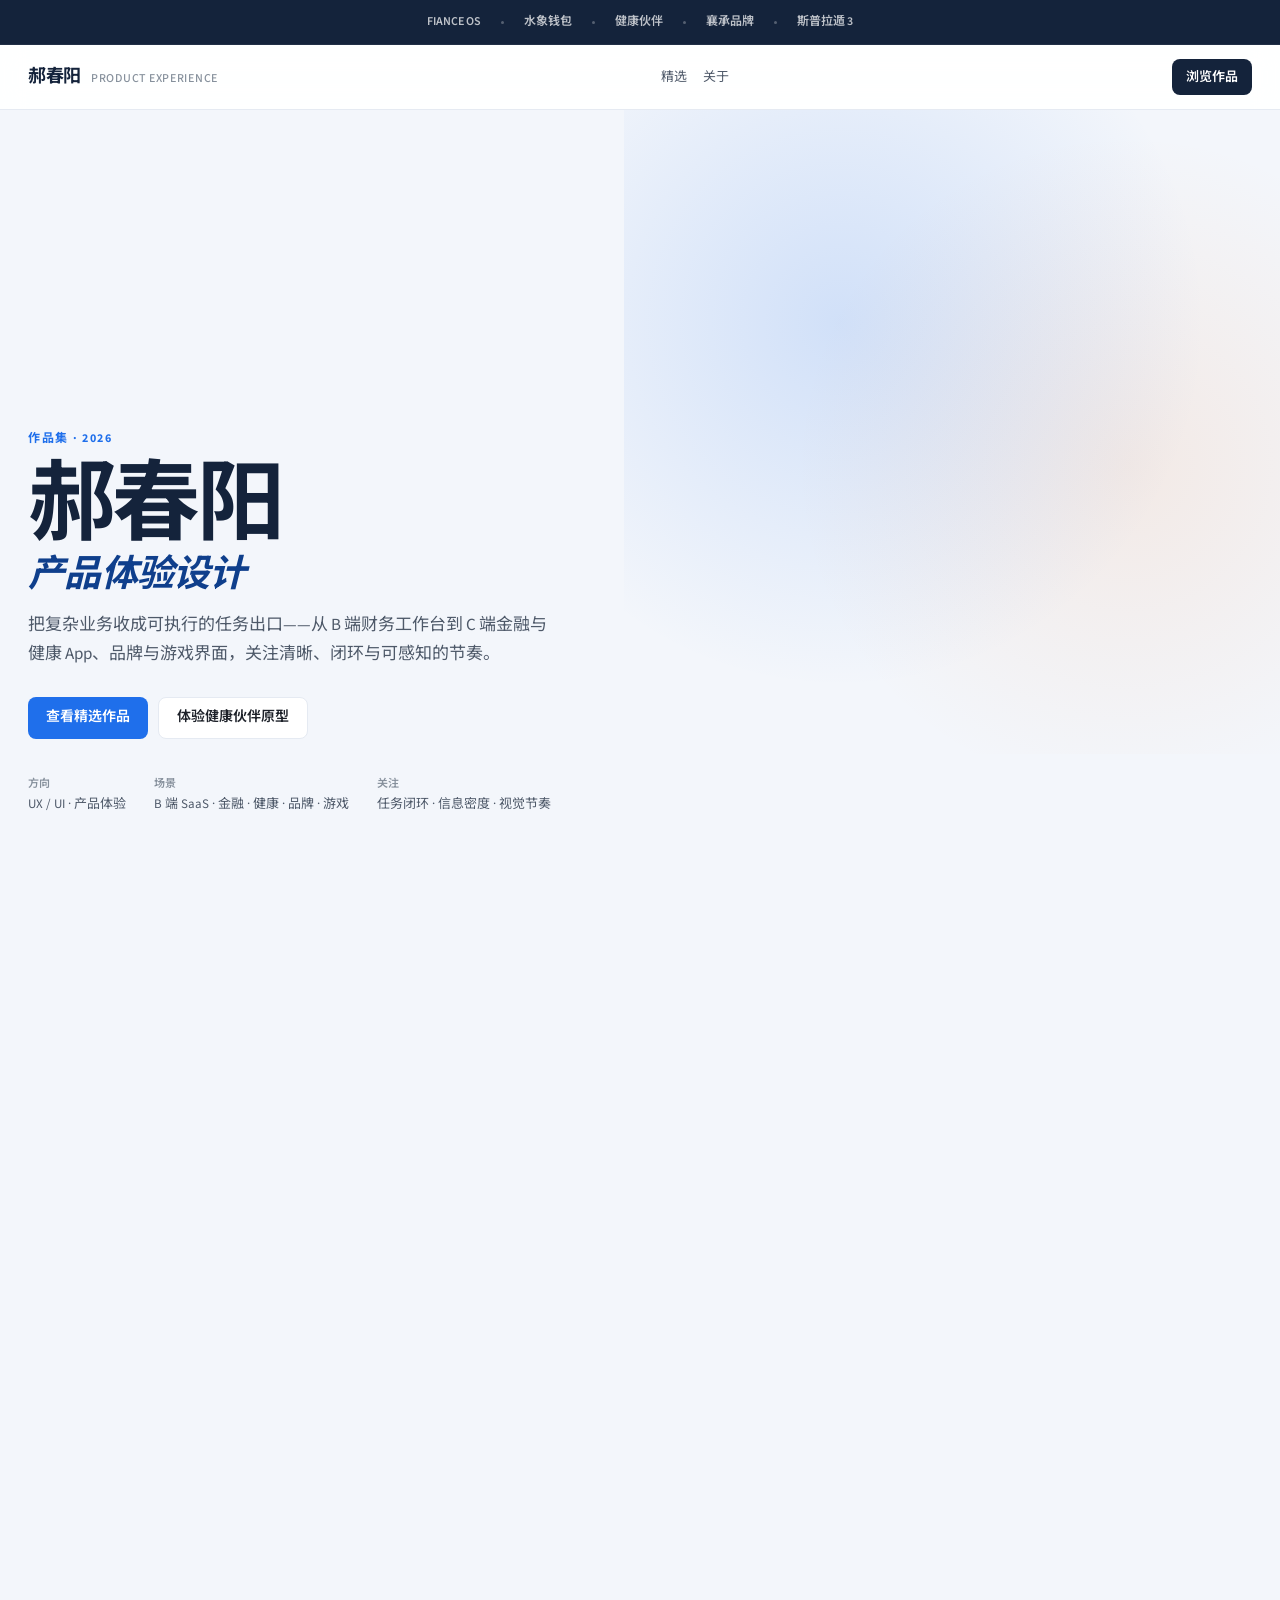
<file: index.html>
﻿<!DOCTYPE html>
<html lang="zh-CN">
<head>
  <meta charset="UTF-8" />
  <meta name="viewport" content="width=device-width, initial-scale=1" />
  <title>郝春阳 · 产品体验设计作品集</title>
  <meta name="description" content="郝春阳作品集：FIANCE OS 财务工作台、水象钱包金融 App、健康伙伴、襄承品牌设计、斯普拉遁 3 界面设计。" />
  <link rel="preconnect" href="https://fonts.googleapis.com" />
  <link rel="preconnect" href="https://fonts.gstatic.com" crossorigin />
  <link href="https://fonts.googleapis.com/css2?family=Source+Sans+3:ital,wght@0,400;0,500;0,600;0,700;1,600;1,700&family=Noto+Sans+SC:wght@400;500;600;700&display=swap" rel="stylesheet" />
  <link rel="stylesheet" href="assets/portfolio.css?v=20261105a" />
  <link rel="preload" as="image" href="assets/thumbs/fiance-cover.jpg?v=20261105a" />
</head>
<body>
  <div class="pf-top"><div class="pf-jump" aria-label="作品直达">
    <a href="fiance-os.html">FIANCE OS</a><span class="dot" aria-hidden="true"></span>
    <a href="finance-app.html">水象钱包</a><span class="dot" aria-hidden="true"></span>
    <a href="health-app.html">健康伙伴</a><span class="dot" aria-hidden="true"></span>
    <a href="xiangcheng.html">襄承品牌</a><span class="dot" aria-hidden="true"></span>
    <a href="splatoon3.html">斯普拉遁 3</a>
  </div>

  <header class="pf-nav">
    <a class="pf-brand" href="index.html">
      <b>郝春阳</b>
      <span>PRODUCT EXPERIENCE</span>
    </a>
    <nav>
      <a href="#works">精选</a>
      <a href="#about">关于</a>
    </nav>
    <a class="pf-cta" href="#works">浏览作品</a>
  </header></div>

  <main>
    <section class="pf-hero" id="top">
      <div class="pf-hero-inner">
        <p class="kicker reveal">作品集 · 2026</p>
        <h1 class="reveal reveal-delay-1">郝春阳<em>产品体验设计</em></h1>
        <p class="pf-hero-lead reveal reveal-delay-2">把复杂业务收成可执行的任务出口——从 B 端财务工作台到 C 端金融与健康 App、品牌与游戏界面，关注清晰、闭环与可感知的节奏。</p>
        <div class="pf-hero-actions reveal reveal-delay-3">
          <a class="btn primary" href="#works">查看精选作品</a>
          <a class="btn ghost" href="health-app.html">体验健康伙伴原型</a>
        </div>
        <ul class="pf-hero-meta reveal reveal-delay-3">
          <li><b>方向</b>UX / UI · 产品体验</li>
          <li><b>场景</b>B 端 SaaS · 金融 · 健康 · 品牌 · 游戏</li>
          <li><b>关注</b>任务闭环 · 信息密度 · 视觉节奏</li>
        </ul>
      </div>
    </section>

    <section class="pf-section" id="works">
      <div class="pf-head reveal">
        <p class="eyebrow">精选</p>
        <h2>精选作品</h2>
        <p>五条路径，同一套设计判断：先看清人要做什么，再决定信息如何排、交互如何接。各作品页以项目主色为主调。</p>
      </div>

      <div class="work-grid">
        <a class="work-item featured reveal" data-tone="b" href="fiance-os.html">
          <span class="thumb" style="background-image:url('assets/thumbs/fiance-cover.jpg?v=20261105a')"></span>
          <span class="veil"></span>
          <span class="body">
            <span class="tag">B 端 · 主色蓝</span>
            <h3>FIANCE OS</h3>
            <p>企业财务工作台：待办聚合、风险闭环、月结推进与报销审核的 Web 可交互演示。</p>
            <span class="go">进入案例 <i>→</i></span>
          </span>
        </a>

        <div class="work-stack">
          <a class="work-item compact reveal reveal-delay-1" data-tone="finance" href="finance-app.html">
            <span class="thumb" style="background-image:url('assets/thumbs/finance-cover.jpg?v=20261105a')"></span>
            <span class="veil"></span>
            <span class="body">
              <span class="tag">金融 App · 主色橙</span>
              <h3>水象钱包</h3>
              <p>Figma 原型演示：额度 → 激活 → 借款 → 绑卡 → 放款。</p>
              <span class="go">打开原型 <i>→</i></span>
            </span>
          </a>
          <a class="work-item compact reveal reveal-delay-2" data-tone="health" href="health-app.html">
            <span class="thumb" style="background-image:url('assets/thumbs/health-cover.jpg?v=20261105a')"></span>
            <span class="veil"></span>
            <span class="body">
              <span class="tag">健康 App · 主色绿</span>
              <h3>健康伙伴</h3>
              <p>Figma 原型演示：三日探索 → 录入 → 语音 → 画像 → 提醒。</p>
              <span class="go">打开原型 <i>→</i></span>
            </span>
          </a>
          <a class="work-item compact reveal reveal-delay-3" data-tone="brand" href="xiangcheng.html">
            <span class="thumb" style="background-image:url('assets/thumbs/xiangcheng-cover.jpg?v=20261105a')"></span>
            <span class="veil"></span>
            <span class="body">
              <span class="tag">品牌 · 主色酒红</span>
              <h3>襄承品牌设计</h3>
              <p>品牌识别、应用延展与作品集叙事页。</p>
              <span class="go">查看详情 <i>→</i></span>
            </span>
          </a>
          <a class="work-item compact reveal reveal-delay-3" data-tone="game" href="splatoon3.html">
            <span class="thumb" style="background-image:url('assets/thumbs/splatoon-cover.jpg?v=20261105a')"></span>
            <span class="veil"></span>
            <span class="body">
              <span class="tag">游戏 UI · 主色紫</span>
              <h3>斯普拉遁 3 界面设计</h3>
              <p>对战信息架构与界面提案：节奏感与可读性并重。</p>
              <span class="go">查看详情 <i>→</i></span>
            </span>
          </a>
        </div>
      </div>
    </section>

    <section class="pf-section alt" id="about">
      <div class="pf-head reveal">
        <p class="eyebrow">方式</p>
        <h2>关于设计方式</h2>
      </div>
      <div class="about-strip">
        <div class="reveal">
          <h3>先问「现在能不能做完这件事」</h3>
          <p>无论是财务专员的日结闭环，还是借款用户的额度路径，我更关心任务是否可发现、优先级是否可判断、结果是否可回看。视觉服务于节奏：把注意力留给真正要决策的信息。</p>
        </div>
        <ul class="about-points">
          <li class="reveal reveal-delay-1"><b>结构清晰</b>模块、状态、操作分层，减少来回找页面。</li>
          <li class="reveal reveal-delay-2"><b>路径可走通</b>从发现到处置形成闭环，而不是停留在单屏好看。</li>
          <li class="reveal reveal-delay-3"><b>风格可迁移</b>同一套版式语言，用各作品主色区分气质。</li>
        </ul>
      </div>
    </section>
  </main>

  <footer class="pf-foot">
    <div>
      <b>郝春阳</b>
      <p style="margin-top:6px">产品体验设计作品集 · 2026</p>
    </div>
    <p><a href="fiance-os.html">FIANCE OS</a> · <a href="finance-app.html">水象钱包</a> · <a href="health-app.html">健康伙伴</a> · <a href="xiangcheng.html">襄承</a> · <a href="splatoon3.html">斯普拉遁 3</a></p>
  </footer>

  <script src="assets/portfolio.js?v=20261105a" defer></script>
</body>
</html>
</file>
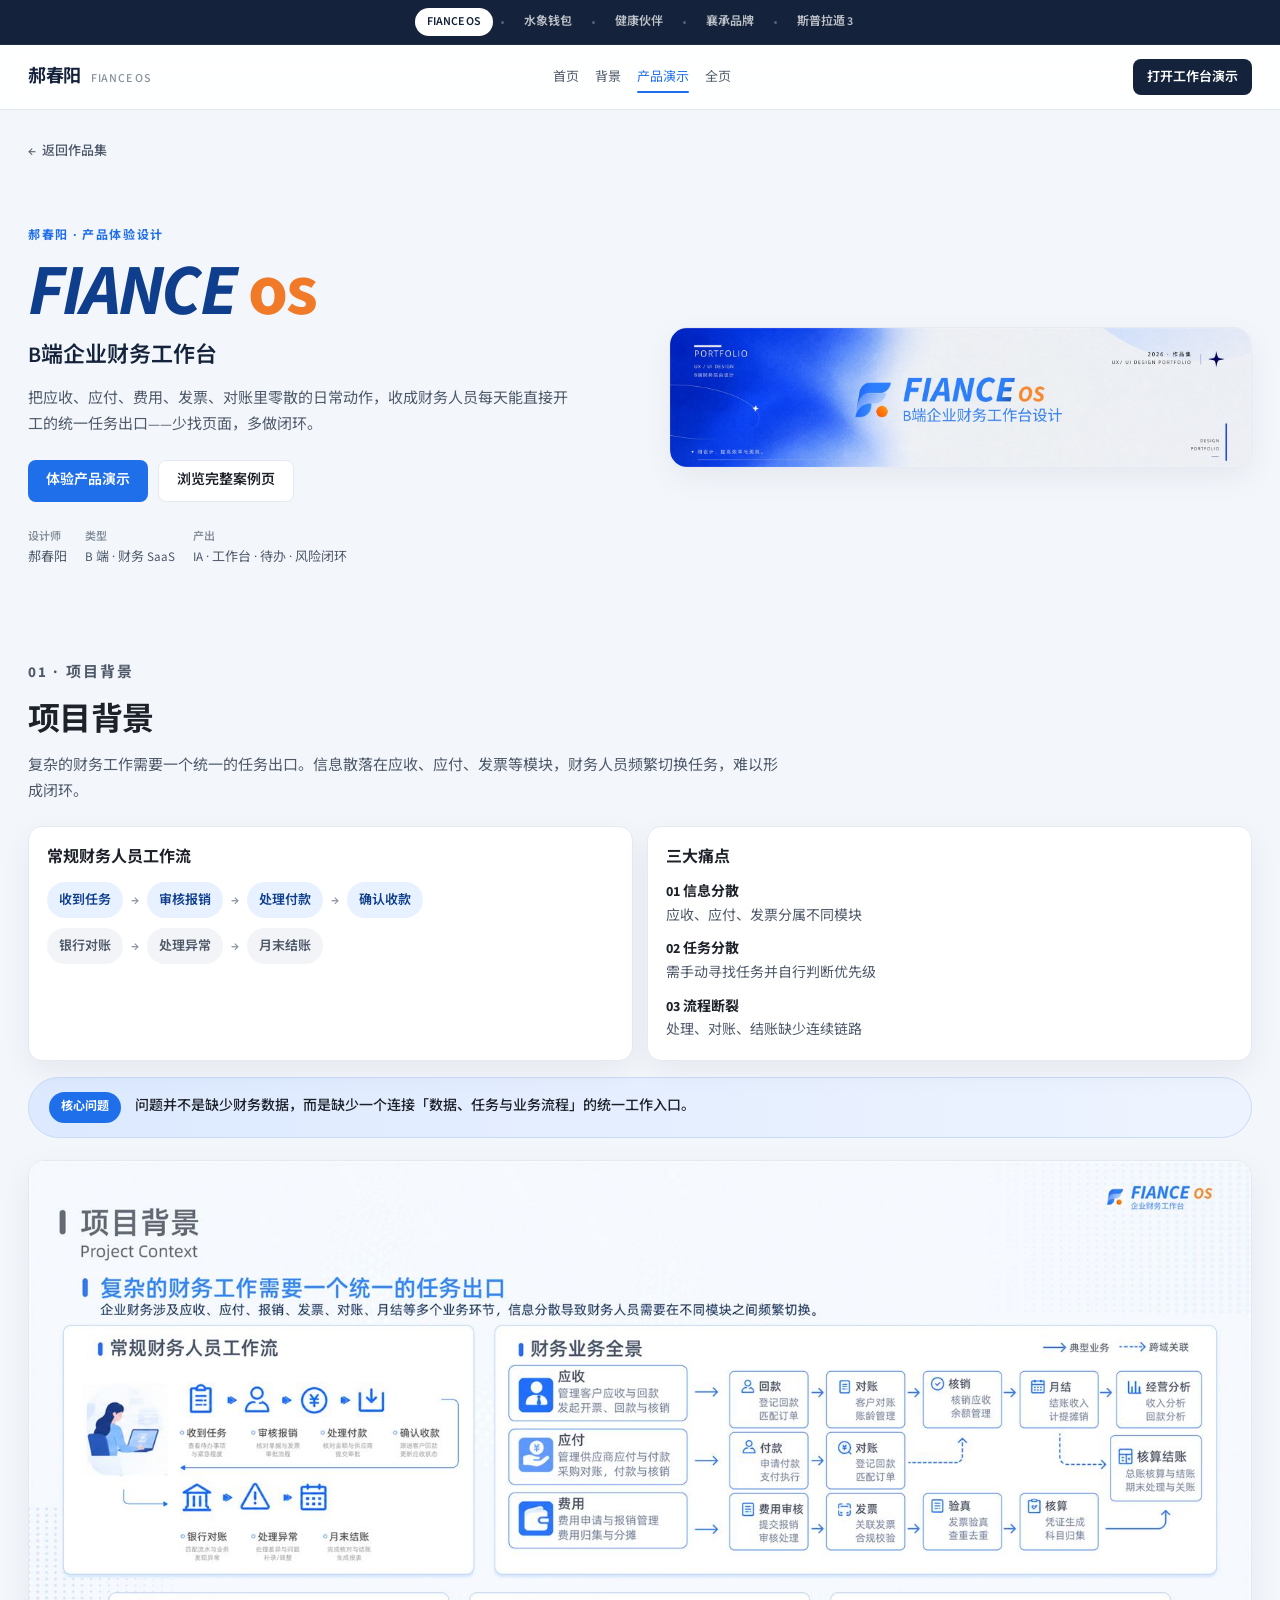
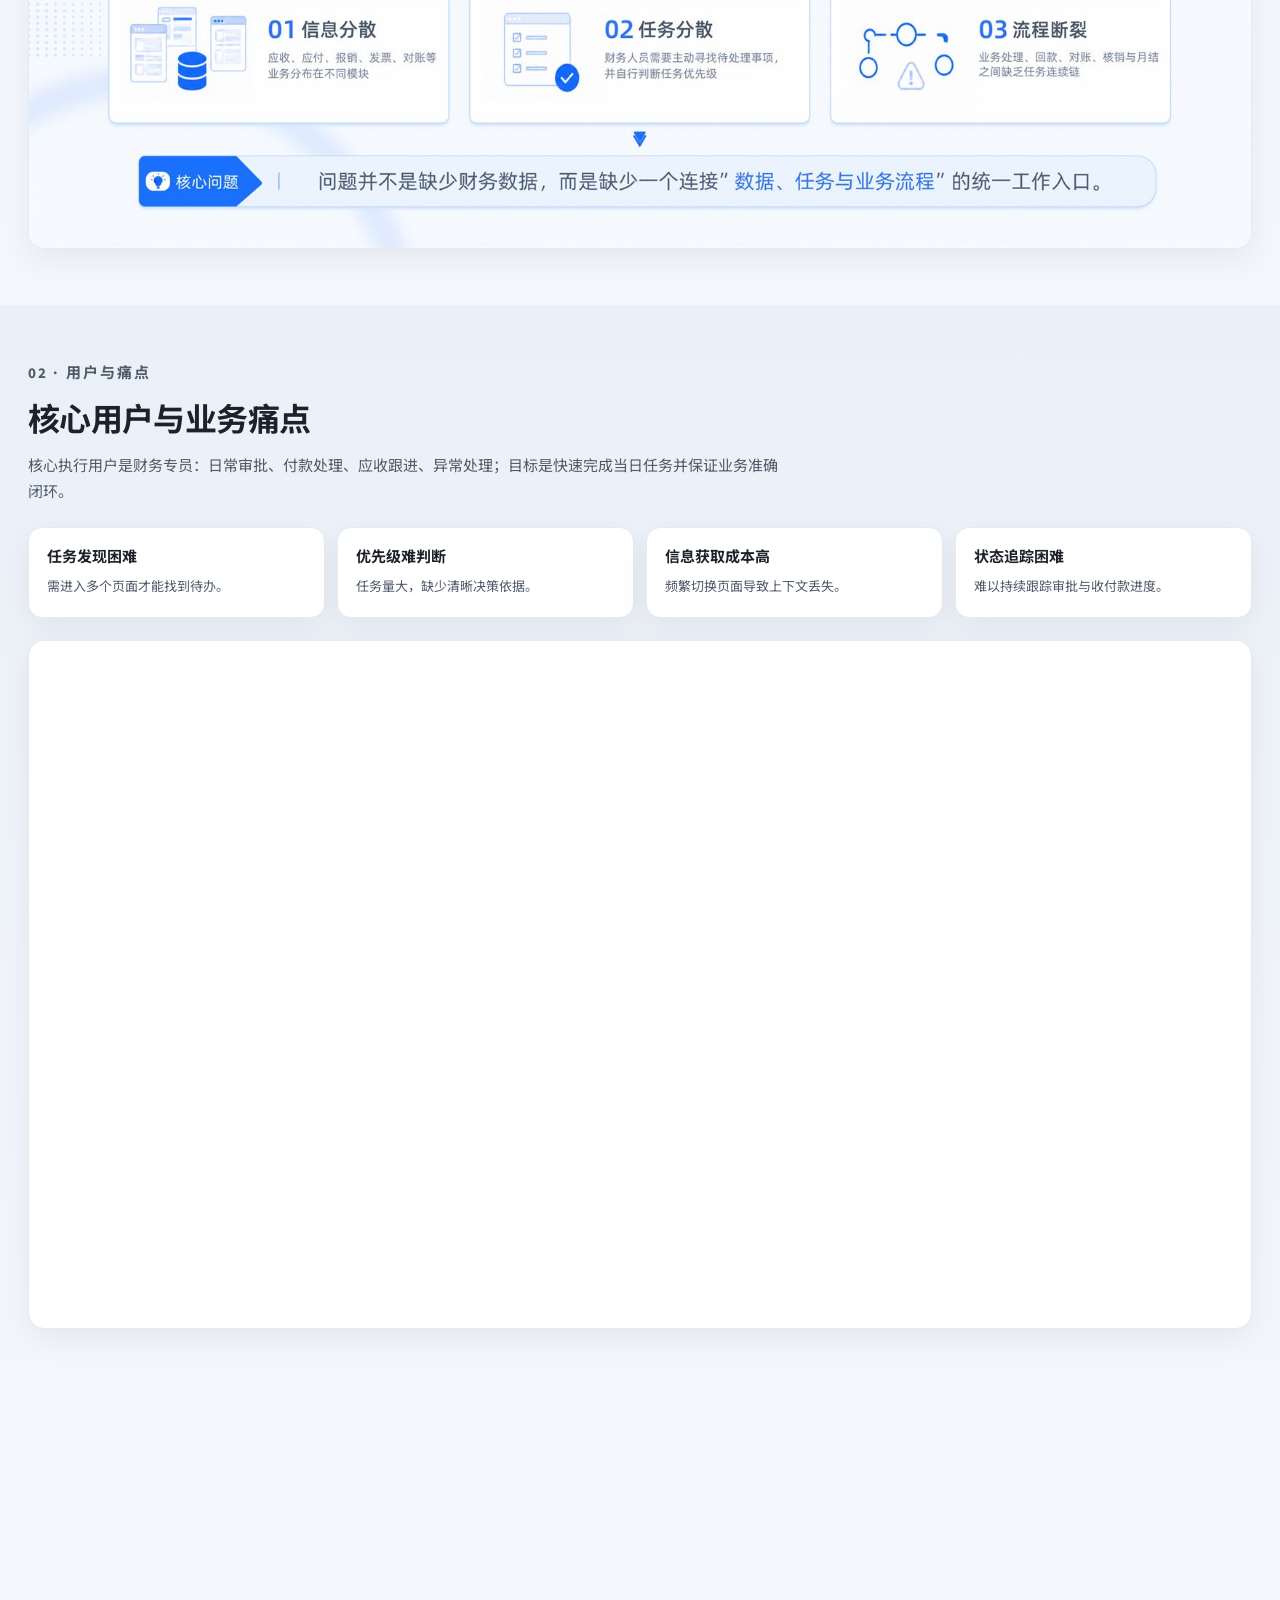
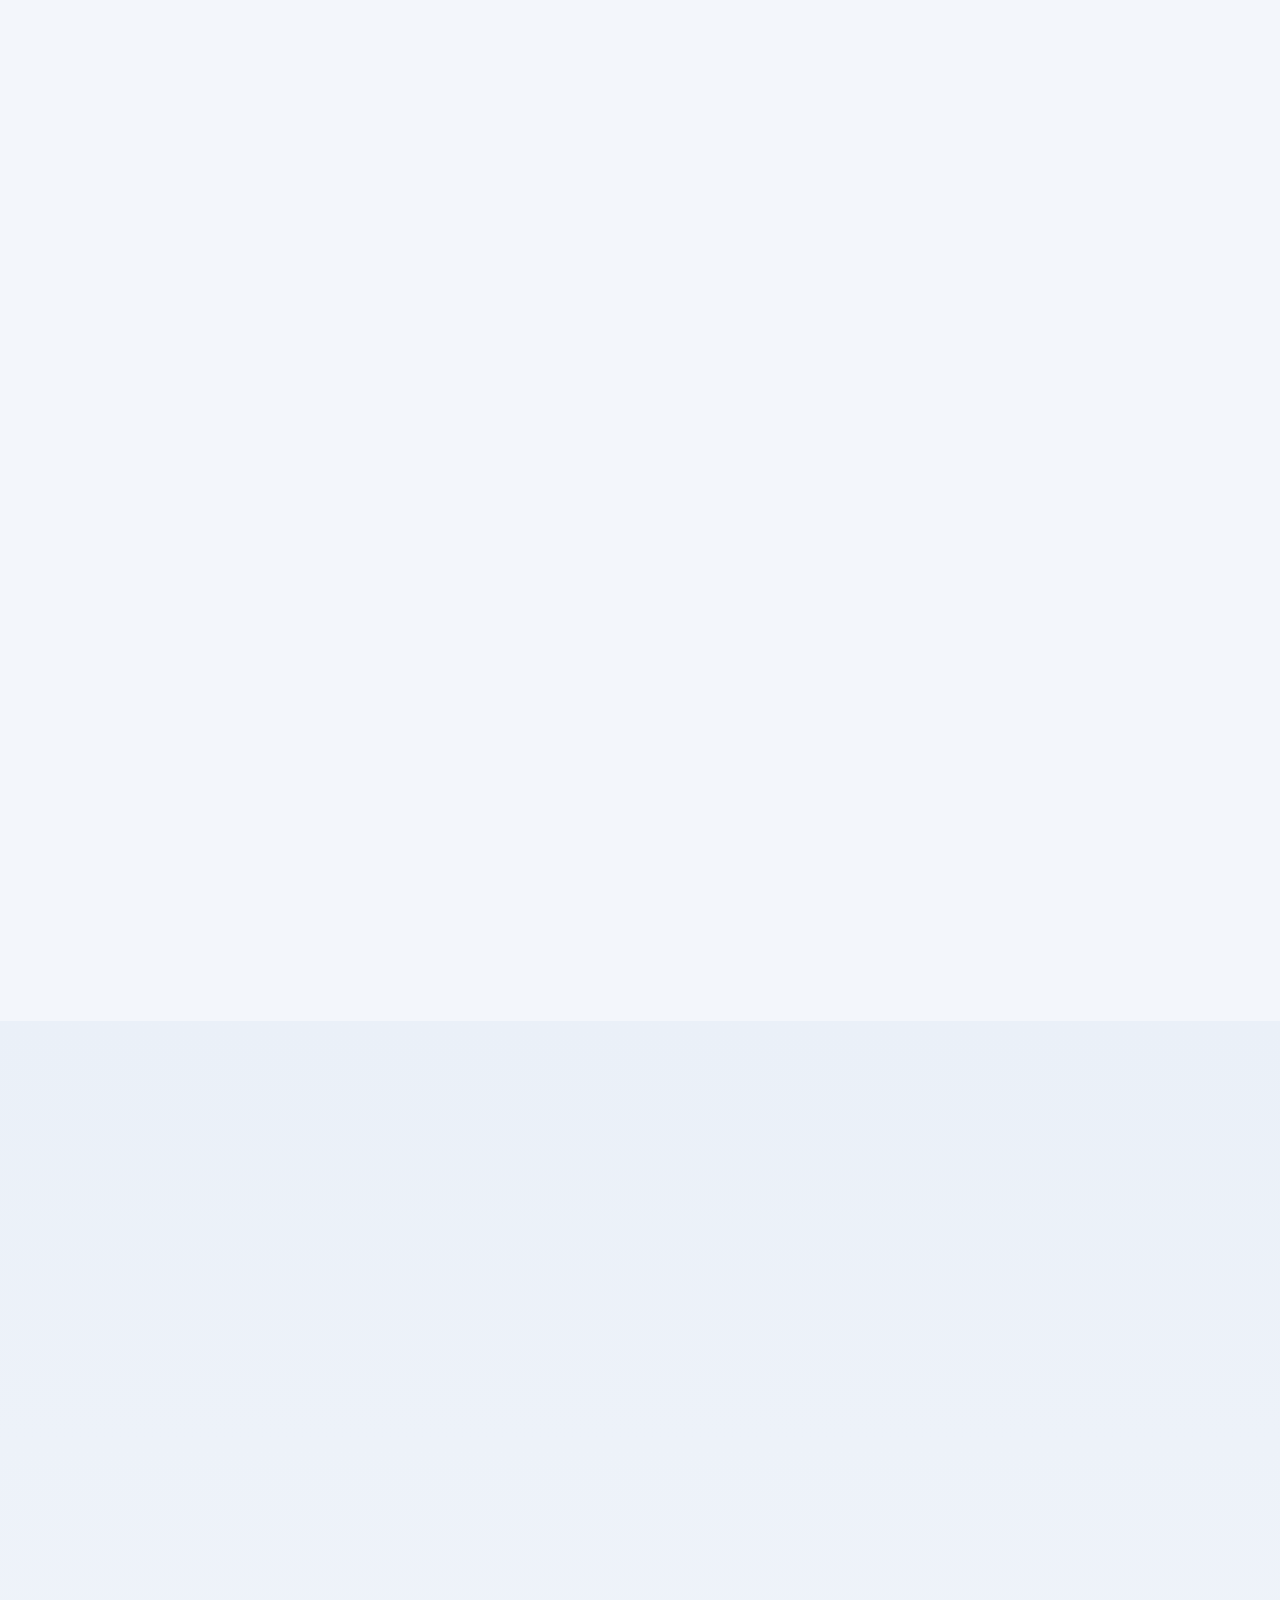
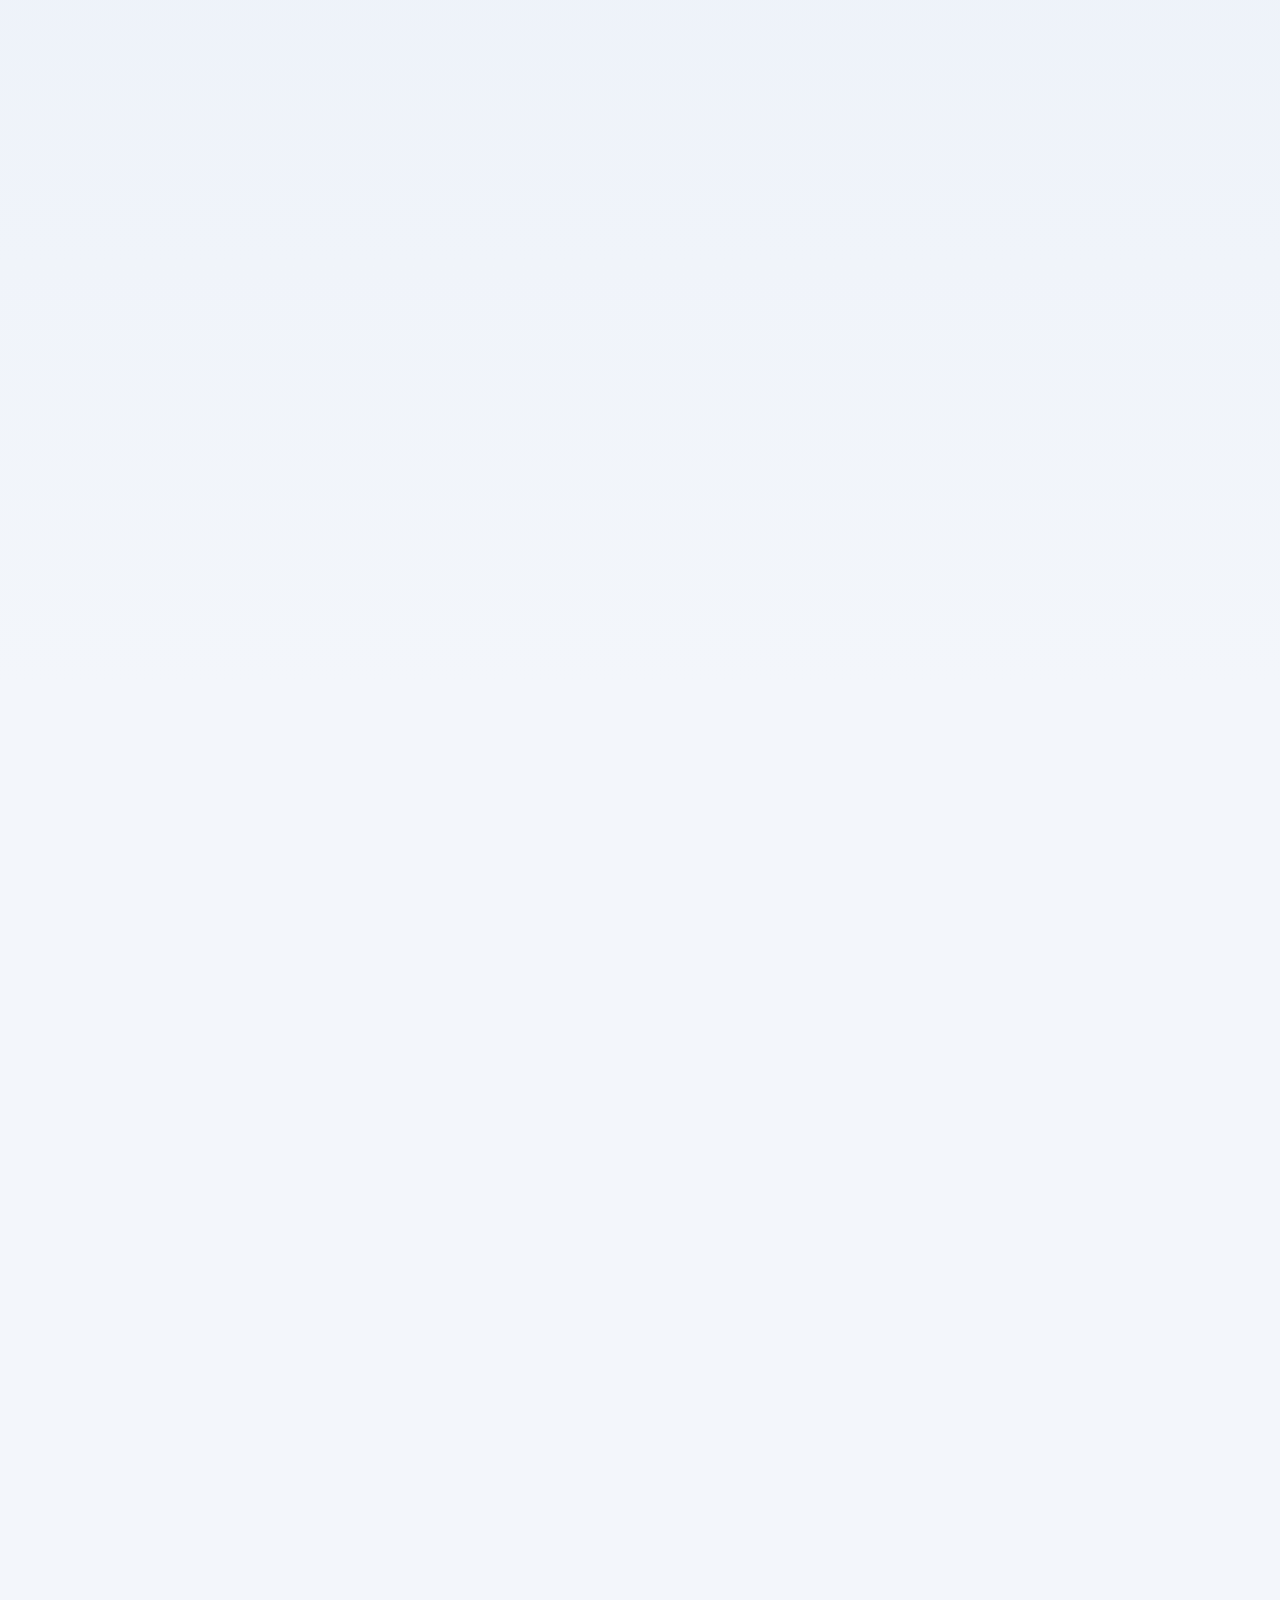
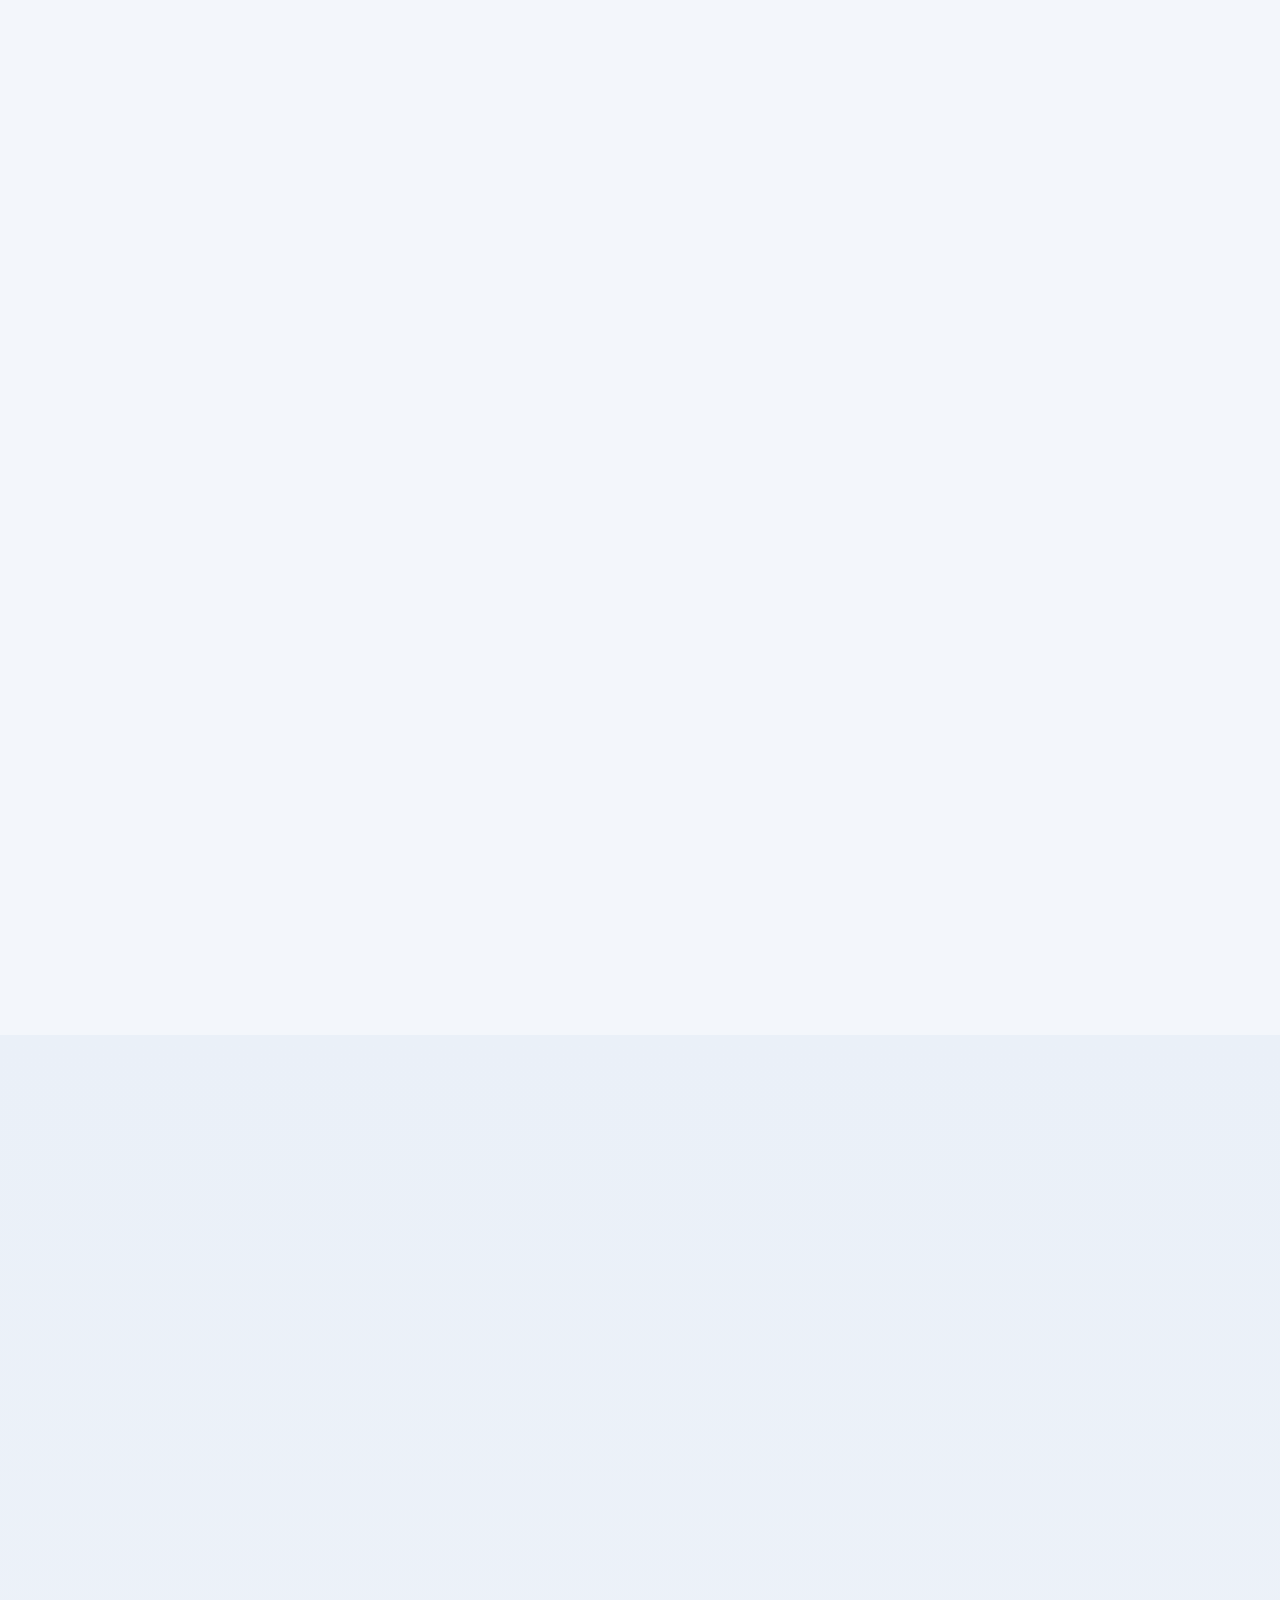
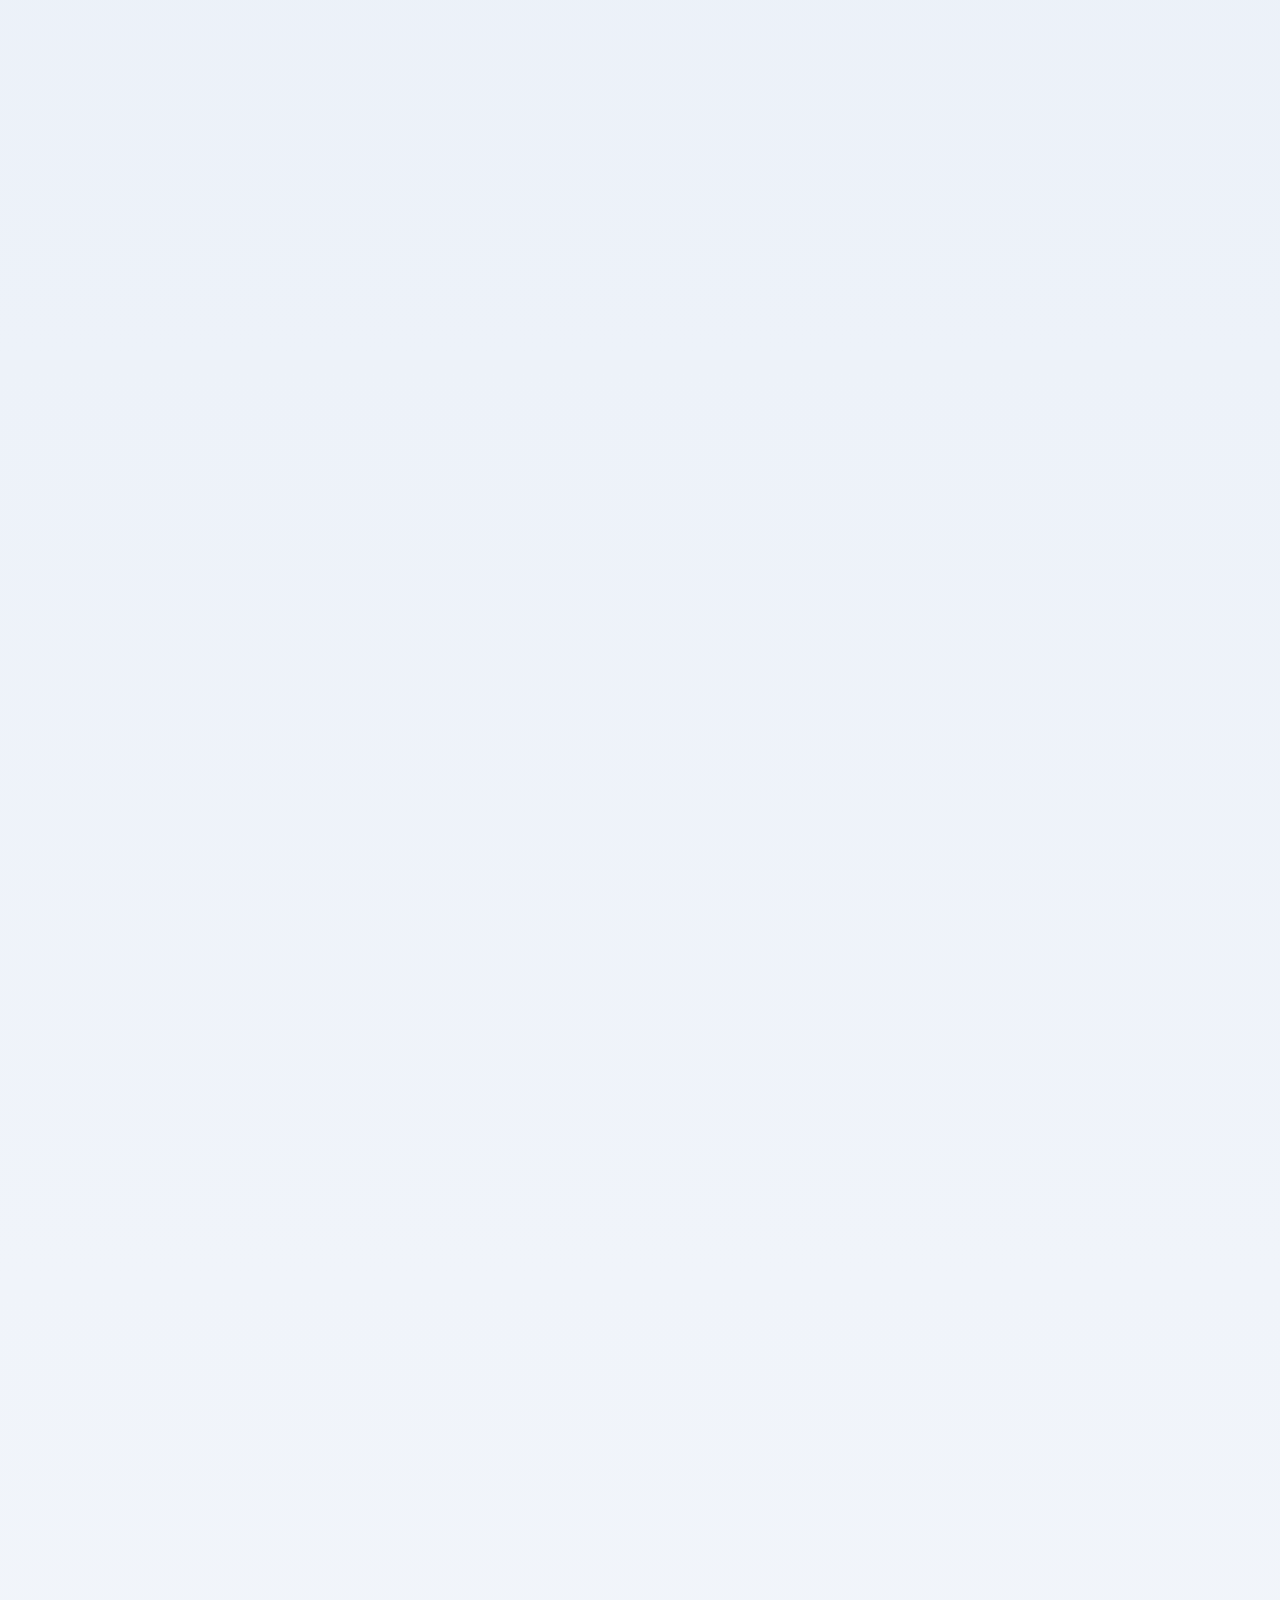
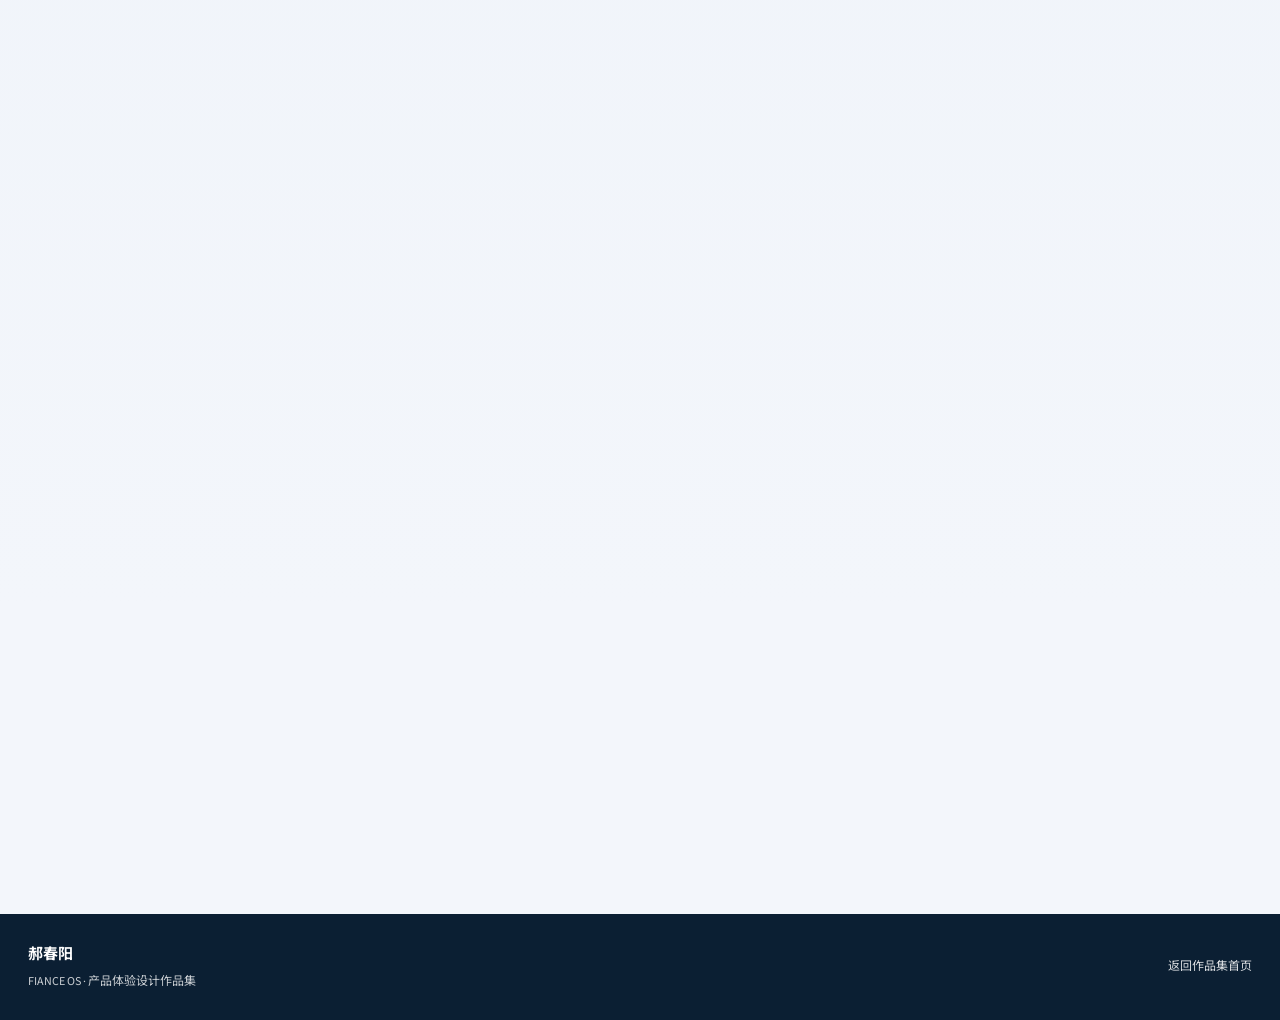
<file: fiance-os.html>
<!DOCTYPE html>
<html lang="zh-CN">
<head>
  <meta charset="UTF-8" />
  <meta name="viewport" content="width=device-width, initial-scale=1" />
  <title>FIANCE OS · B端企业财务工作台 | 郝春阳作品集</title>
  <link rel="preconnect" href="https://fonts.googleapis.com" />
  <link rel="preconnect" href="https://fonts.gstatic.com" crossorigin />
  <link href="https://fonts.googleapis.com/css2?family=Source+Sans+3:ital,wght@0,400;0,500;0,600;0,700;1,600;1,700&family=Noto+Sans+SC:wght@400;500;600;700&display=swap" rel="stylesheet" />
  <link rel="stylesheet" href="assets/workbench.css?v=20261105a" />
  <link rel="stylesheet" href="assets/portfolio.css?v=20261105a" />
</head>
<body class="tone-b">
  <div class="pf-top"><div class="pf-jump" aria-label="作品直达">
    <a class="on" href="fiance-os.html">FIANCE OS</a><span class="dot" aria-hidden="true"></span>
    <a href="finance-app.html">水象钱包</a><span class="dot" aria-hidden="true"></span>
    <a href="health-app.html">健康伙伴</a><span class="dot" aria-hidden="true"></span>
    <a href="xiangcheng.html">襄承品牌</a><span class="dot" aria-hidden="true"></span>
    <a href="splatoon3.html">斯普拉遁 3</a>
  </div>

  <header class="pf-nav">
    <a class="pf-brand" href="index.html">
      <b>郝春阳</b>
      <span>FIANCE OS</span>
    </a>
    <nav>
      <a href="index.html">首页</a>
      <a href="#background">背景</a>
      <a href="#demo" class="on">产品演示</a>
      <a href="#pages">全页</a>
    </nav>
    <a class="pf-cta" href="#demo">打开工作台演示</a>
  </header></div>

  <main>
    <div class="case-top" style="padding-bottom:0">
      <a class="case-back" href="index.html#works"><i>←</i> 返回作品集</a>
    </div>
    <!-- Hero -->
    <section class="hero" id="hero">
      <div class="hero-copy">
        <p class="kicker">郝春阳 · 产品体验设计</p>
        <h1><span class="brand-italic">FIANCE</span> <span class="os">os</span></h1>
        <p class="hero-sub">B端企业财务工作台</p>
        <p class="hero-lead">把应收、应付、费用、发票、对账里零散的日常动作，收成财务人员每天能直接开工的统一任务出口——少找页面，多做闭环。</p>
        <div class="hero-actions">
          <a class="btn primary" href="#demo">体验产品演示</a>
          <a class="btn ghost" href="#pages">浏览完整案例页</a>
        </div>
        <ul class="hero-meta">
          <li><b>设计师</b>郝春阳</li>
          <li><b>类型</b>B 端 · 财务 SaaS</li>
          <li><b>产出</b>IA · 工作台 · 待办 · 风险闭环</li>
        </ul>
      </div>
      <figure class="hero-visual">
        <img src="assets/case/p01-cover.jpg?v=20261105a" decoding="async" fetchpriority="high" alt="FIANCE OS · 作品集扉页" />
      </figure>
    </section>

    <!-- 项目背景 -->
    <section class="section" id="background">
      <div class="section-head">
        <div>
          <p class="eyebrow">01 · 项目背景</p>
          <h2>项目背景</h2>
          <p>复杂的财务工作需要一个统一的任务出口。信息散落在应收、应付、发票等模块，财务人员频繁切换任务，难以形成闭环。</p>
        </div>
      </div>

      <div class="grid-2">
        <article class="card">
          <h3>常规财务人员工作流</h3>
          <div class="flow-row">
            <span>收到任务</span><i>→</i><span>审核报销</span><i>→</i><span>处理付款</span><i>→</i><span>确认收款</span>
          </div>
          <div class="flow-row muted">
            <span>银行对账</span><i>→</i><span>处理异常</span><i>→</i><span>月末结账</span>
          </div>
        </article>
        <article class="card">
          <h3>三大痛点</h3>
          <ol class="pain-list">
            <li><b>01 信息分散</b>应收、应付、发票分属不同模块</li>
            <li><b>02 任务分散</b>需手动寻找任务并自行判断优先级</li>
            <li><b>03 流程断裂</b>处理、对账、结账缺少连续链路</li>
          </ol>
        </article>
      </div>

      <div class="core-banner">
        <span>核心问题</span>
        <p>问题并不是缺少财务数据，而是缺少一个连接「数据、任务与业务流程」的统一工作入口。</p>
      </div>

      <figure class="page-shot">
        <img src="assets/case/p02-background.jpg?v=20261105a" alt="项目背景完整设计页" loading="lazy" decoding="async" />
      </figure>
    </section>

    <!-- 用户与痛点 -->
    <section class="section alt" id="users">
      <div class="section-head">
        <div>
          <p class="eyebrow">02 · 用户与痛点</p>
          <h2>核心用户与业务痛点</h2>
          <p>核心执行用户是财务专员：日常审批、付款处理、应收跟进、异常处理；目标是快速完成当日任务并保证业务准确闭环。</p>
        </div>
      </div>

      <div class="grid-4">
        <article class="card mini">
          <h3>任务发现困难</h3>
          <p>需进入多个页面才能找到待办。</p>
        </article>
        <article class="card mini">
          <h3>优先级难判断</h3>
          <p>任务量大，缺少清晰决策依据。</p>
        </article>
        <article class="card mini">
          <h3>信息获取成本高</h3>
          <p>频繁切换页面导致上下文丢失。</p>
        </article>
        <article class="card mini">
          <h3>状态追踪困难</h3>
          <p>难以持续跟踪审批与收付款进度。</p>
        </article>
      </div>

      <figure class="page-shot">
        <img src="assets/case/p03-users.jpg?v=20261105a" alt="核心用户与业务痛点页" loading="lazy" decoding="async" />
      </figure>
    </section>

    <!-- 流程重构 -->
    <section class="section" id="process">
      <div class="section-head">
        <div>
          <p class="eyebrow">03 · 流程重构</p>
          <h2>业务流程重构</h2>
          <p>统一任务驱动工作流：通过工作台连接业务模块，将财务任务从发现到闭环形成完整业务链。</p>
        </div>
      </div>

      <div class="chain">
        <div><b>发现任务</b><span>发现待办 · 识别风险</span></div>
        <div><b>判断优先级</b><span>评估风险 · 规划顺序</span></div>
        <div><b>执行处理</b><span>状态跟踪 · 结果确认</span></div>
        <div><b>业务闭环</b><span>审批 / 收付 / 对账</span></div>
        <div><b>数据沉淀</b><span>分析报表 · 辅助决策</span></div>
      </div>

      <div class="grid-3">
        <article class="card">
          <h3>应收管理</h3>
          <p>应收生成 · 催收跟进 · 客户回款 · 银行对账 · 核销完成</p>
        </article>
        <article class="card">
          <h3>应付管理</h3>
          <p>付款申请 · 审批 · 付款执行 · 发票匹配 · 账务处理</p>
        </article>
        <article class="card">
          <h3>费用管理</h3>
          <p>费用申请 · 审核 · 报销支付 · 凭证生成 → 月结 / 分析</p>
        </article>
      </div>

      <div class="core-banner accent">
        <span>核心结论</span>
        <p>将传统模块化财务系统，转变为以任务为中心的工作模式。</p>
      </div>

      <figure class="page-shot">
        <img src="assets/case/p04-process.jpg?v=20261105a" alt="业务流程重构页" loading="lazy" decoding="async" />
      </figure>
    </section>

    <!-- 产品演示：Web 适配可交互工作台 -->
    <section class="section alt" id="demo">
      <div class="section-head">
        <div>
          <p class="eyebrow">04 · 产品演示</p>
          <h2>产品演示 · Web 适配工作台</h2>
          <p>左侧导航对齐原型信息架构；各模块为 Web 适配交互页（非原图照搬），可自由探索或按路径 A–D 引导体验。</p>
        </div>
      </div>

      <div class="demo-flows" role="tablist" aria-label="演示路径">
        <button type="button" class="flow-chip on" data-flow="free" role="tab" aria-selected="true">
          <b>自由探索</b><span>侧栏切换 · 卡片下钻 · 抽屉操作</span>
        </button>
        <button type="button" class="flow-chip" data-flow="approve" role="tab">
          <b>路径 A · 待办审批</b><span>工作台 → 待办 → 抽屉审批</span>
        </button>
        <button type="button" class="flow-chip" data-flow="riskloop" role="tab">
          <b>路径 B · 风险闭环</b><span>风险发现 → 核查 → 应收催收</span>
        </button>
        <button type="button" class="flow-chip" data-flow="closeout" role="tab">
          <b>路径 C · 月结推进</b><span>月结进度 → 阻塞项 → 完成关账</span>
        </button>
        <button type="button" class="flow-chip" data-flow="expense" role="tab">
          <b>路径 D · 报销审核</b><span>费用管理 → 报销列表 → 审核通过</span>
        </button>
      </div>

      <div class="demo-guide" id="demo-guide" hidden>
        <ol id="guide-steps"></ol>
        <p id="guide-hint"></p>
      </div>

      <div class="fos" id="product">
        <header class="fos-top">
          <div class="fos-top-left">
            <img class="fos-logo-img" src="assets/fiance-os-logo-light.png?v=2" alt="FIANCE OS" />
            <div class="fos-ticker">台风临汉公告：因近日台风天气，本月月结窗口将于 9 月 5 日关闭 · 请提前完成对账差异清理</div>
          </div>
          <div class="fos-search">搜索任务 / 单据 / 客户 / 风险 ID</div>
          <div class="fos-top-right">
            <span class="fos-ico" title="帮助">?</span>
            <span class="fos-ico" title="语言">中</span>
            <span class="fos-ico" title="通知">3</span>
            <div class="fos-user">
              <span class="fos-avatar">春</span>
              <div>
                <b>郝春阳</b>
                <small>财务专员</small>
              </div>
            </div>
          </div>
        </header>

        <div class="fos-body">
          <aside class="fos-side" id="fos-side">
            <div class="fos-side-group">
              <div class="fos-nav-label">工作台</div>
              <button type="button" class="fos-nav child active" data-panel="home">我的工作台</button>
              <button type="button" class="fos-nav child" data-panel="todo">待办中心</button>
              <button type="button" class="fos-nav child" data-panel="risk">风险中心</button>
            </div>
            <div class="fos-side-group">
              <div class="fos-nav-label">业务管理</div>
              <div class="fos-nav parent open">应收管理</div>
              <button type="button" class="fos-nav child deep" data-panel="ar">总览</button>
              <button type="button" class="fos-nav child deep" data-panel="arLedger">账款</button>
              <button type="button" class="fos-nav child deep" data-panel="arCustomer">客户</button>
              <button type="button" class="fos-nav child deep" data-panel="arCollect">催收任务</button>
              <div class="fos-nav parent open">应付管理</div>
              <button type="button" class="fos-nav child deep" data-panel="ap">总览</button>
              <button type="button" class="fos-nav child deep" data-panel="apLedger">账款</button>
              <button type="button" class="fos-nav child deep" data-panel="apVendor">供应商</button>
              <div class="fos-nav parent open">费用管理</div>
              <button type="button" class="fos-nav child deep" data-panel="expense" data-guide="expense-1">报销审核</button>
              <button type="button" class="fos-nav child deep" data-panel="expenseDetail">明细</button>
              <button type="button" class="fos-nav child deep" data-panel="expenseAlloc">分摊</button>
              <div class="fos-nav parent open">发票管理</div>
              <button type="button" class="fos-nav child deep" data-panel="invoice">列表</button>
              <button type="button" class="fos-nav child deep" data-panel="invoiceAbnormal">异常</button>
            </div>
            <div class="fos-side-group">
              <div class="fos-nav-label">资金 / 结账 / 分析</div>
              <button type="button" class="fos-nav child" data-panel="fund">资金管理</button>
              <button type="button" class="fos-nav child" data-panel="close" data-guide="closeout-1">核算结账</button>
              <button type="button" class="fos-nav child" data-panel="analytics">财务分析</button>
            </div>
            <div class="fos-side-foot">
              <span>在线支持</span>
              <span>退出登陆</span>
            </div>
          </aside>

          <div class="fos-main">
            <div class="fos-crumb" id="fos-crumb">工作台 / 我的工作台</div>
            <div id="panel-body" class="fos-panel"></div>
          </div>

          <aside class="fos-drawer" id="drawer" hidden>
            <div class="fos-drawer-head">
              <div>
                <h4 id="drawer-title">审批详情</h4>
                <p id="drawer-id">PAY-2310-089</p>
              </div>
              <button type="button" class="fos-x" id="drawer-close" aria-label="关闭">✕</button>
            </div>
            <div id="drawer-body" class="fos-drawer-body"></div>
          </aside>
        </div>
      </div>

      <div class="toast" id="toast" hidden></div>

      <div class="rationale">
        <article><b>01 任务聚合</b><span>工作台汇总待处理 / 待审核 / 待付款 / 待收款 / 待对账，减少跨模块查找。</span></article>
        <article><b>02 风险前置</b><span>风险中心分层展示高/中/低风险，支持核查单与处置建议。</span></article>
        <article><b>03 业务闭环</b><span>从风险发现进入应收总览，完成催收跟进与状态闭环。</span></article>
      </div>
    </section>

    <!-- PDF 全页 -->
    <section class="section" id="pages">
      <div class="section-head">
        <div>
          <p class="eyebrow">05 · 完整案例页</p>
          <h2>完整案例页（来自 PDF）</h2>
          <p>以下为《b端财务工作台页面.pdf》对应分页，按原作品集顺序展示。手机端可左右滑动查看细节，或点开大图。</p>
        </div>
      </div>

      <div class="page-gallery">
        <figure>
          <div class="page-pan">
            <a class="page-pan-link" href="assets/case/p05-workbench.jpg?v=20261105a" target="_blank" rel="noopener">
              <img src="assets/case/p05-workbench.jpg?v=20261105a" alt="工作台设计页" loading="lazy" decoding="async" />
            </a>
          </div>
          <figcaption>05 · 工作台设计 — 任务聚合 / 风险前置 / 快速进入</figcaption>
        </figure>
        <figure>
          <div class="page-pan">
            <a class="page-pan-link" href="assets/case/p06-todo.jpg?v=20261105a" target="_blank" rel="noopener">
              <img src="assets/case/p06-todo.jpg?v=20261105a" alt="待办中心设计页" loading="lazy" decoding="async" />
            </a>
          </div>
          <figcaption>06 · 待办中心 — 任务筛选 · 抽屉审批 · 状态追踪</figcaption>
        </figure>
        <figure>
          <div class="page-pan">
            <a class="page-pan-link" href="assets/case/p07-risk.jpg?v=20261105a" target="_blank" rel="noopener">
              <img src="assets/case/p07-risk.jpg?v=20261105a" alt="风险中心设计页" loading="lazy" decoding="async" />
            </a>
          </div>
          <figcaption>07 · 风险中心 — 高中低风险分层 · 处置建议 · 处置轨迹</figcaption>
        </figure>
        <figure>
          <div class="page-pan">
            <a class="page-pan-link" href="assets/case/p08-loop.jpg?v=20261105a" target="_blank" rel="noopener">
              <img src="assets/case/p08-loop.jpg?v=20261105a" alt="风险处理闭环页" loading="lazy" decoding="async" />
            </a>
          </div>
          <figcaption>08 · 风险处理闭环 — 发现 → 详情 → 跟进 → 状态闭环</figcaption>
        </figure>
        <figure>
          <div class="page-pan">
            <a class="page-pan-link" href="assets/case/p09-system.jpg?v=20261105a" target="_blank" rel="noopener">
              <img src="assets/case/p09-system.jpg?v=20261105a" alt="设计系统组件页" loading="lazy" decoding="async" />
            </a>
          </div>
          <figcaption>09 · 设计系统 — 统一状态表达 · 高密度可读 · 场景复用</figcaption>
        </figure>
      </div>
    </section>

    <!-- 总结 -->
    <section class="section alt" id="summary">
      <div class="section-head">
        <div>
          <p class="eyebrow">06 · 总结</p>
          <h2>页面总结</h2>
          <p>从「信息碎片」到「业务闭环」——为财务人员打造统一工作入口，让数据、任务与流程重新连起来。</p>
        </div>
      </div>

      <div class="grid-3">
        <article class="card">
          <h3>统一入口</h3>
          <p>工作台成为每日起点，待办与风险不再散落在多个模块。</p>
        </article>
        <article class="card">
          <h3>任务驱动</h3>
          <p>发现 → 优先级 → 执行 → 闭环 → 沉淀，形成可追踪链路。</p>
        </article>
        <article class="card">
          <h3>组件复用</h3>
          <p>状态、筛选、抽屉、图表组件统一，支撑高密度财务信息阅读。</p>
        </article>
      </div>

      <figure class="page-shot">
        <img src="assets/case/p10-summary.jpg?v=20261105a" alt="页面总结" loading="lazy" decoding="async" />
      </figure>
    </section>
  </main>

  <section class="related" style="padding-top:8px">
    <h3>同一作品集中的其他项目</h3>
    <div class="related-grid">
      <a href="finance-app.html"><s>C 端 · 金融 App</s><b>水象钱包</b></a>
      <a href="health-app.html"><s>健康 App</s><b>健康伙伴</b></a>
      <a href="xiangcheng.html"><s>品牌视觉</s><b>襄承品牌设计</b></a>
      <a href="splatoon3.html"><s>游戏 UI</s><b>斯普拉遁 3 界面</b></a>
    </div>
  </section>

  <footer class="pf-foot">
    <div>
      <b>郝春阳</b>
      <p style="margin-top:6px">FIANCE OS · 产品体验设计作品集</p>
    </div>
    <p><a href="index.html">返回作品集首页</a></p>
  </footer>

  <script src="assets/app.js"></script>
  <script src="assets/portfolio.js?v=20261105a" defer></script>
</body>
</html>
</file>
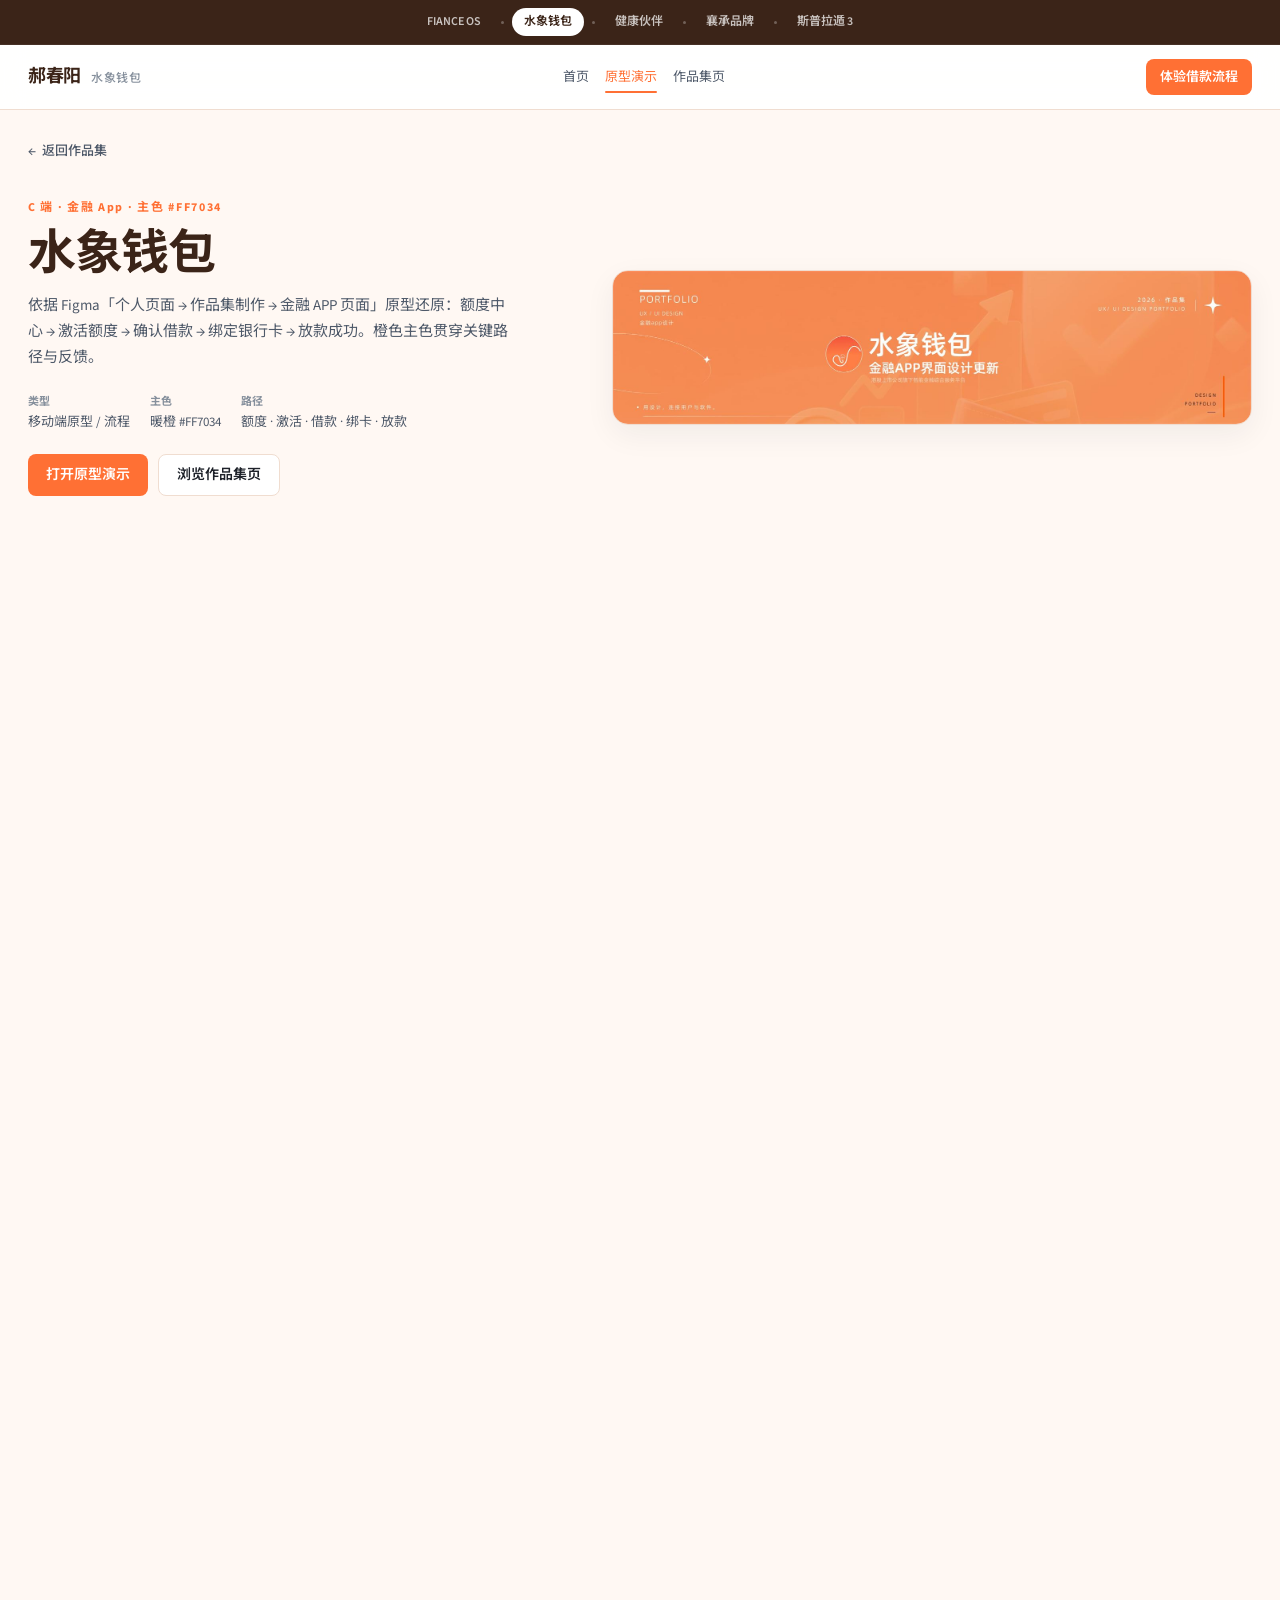
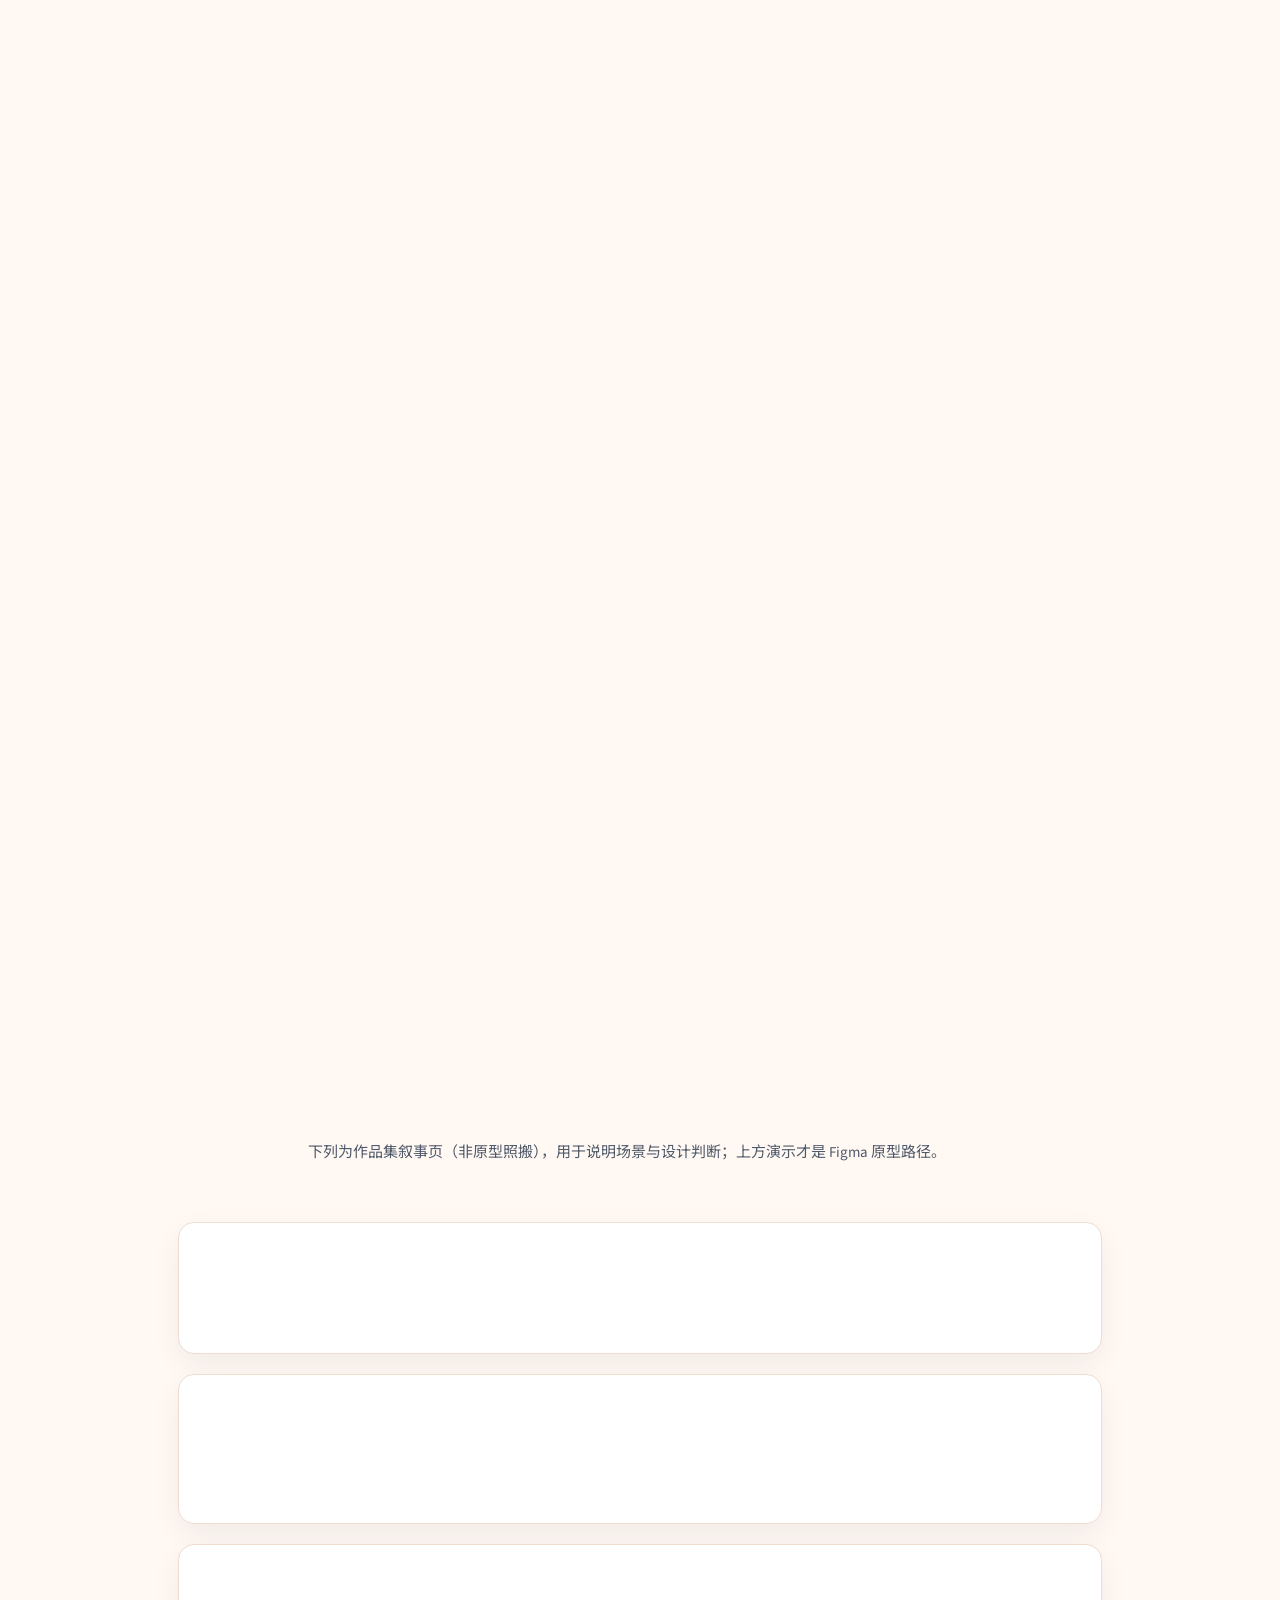
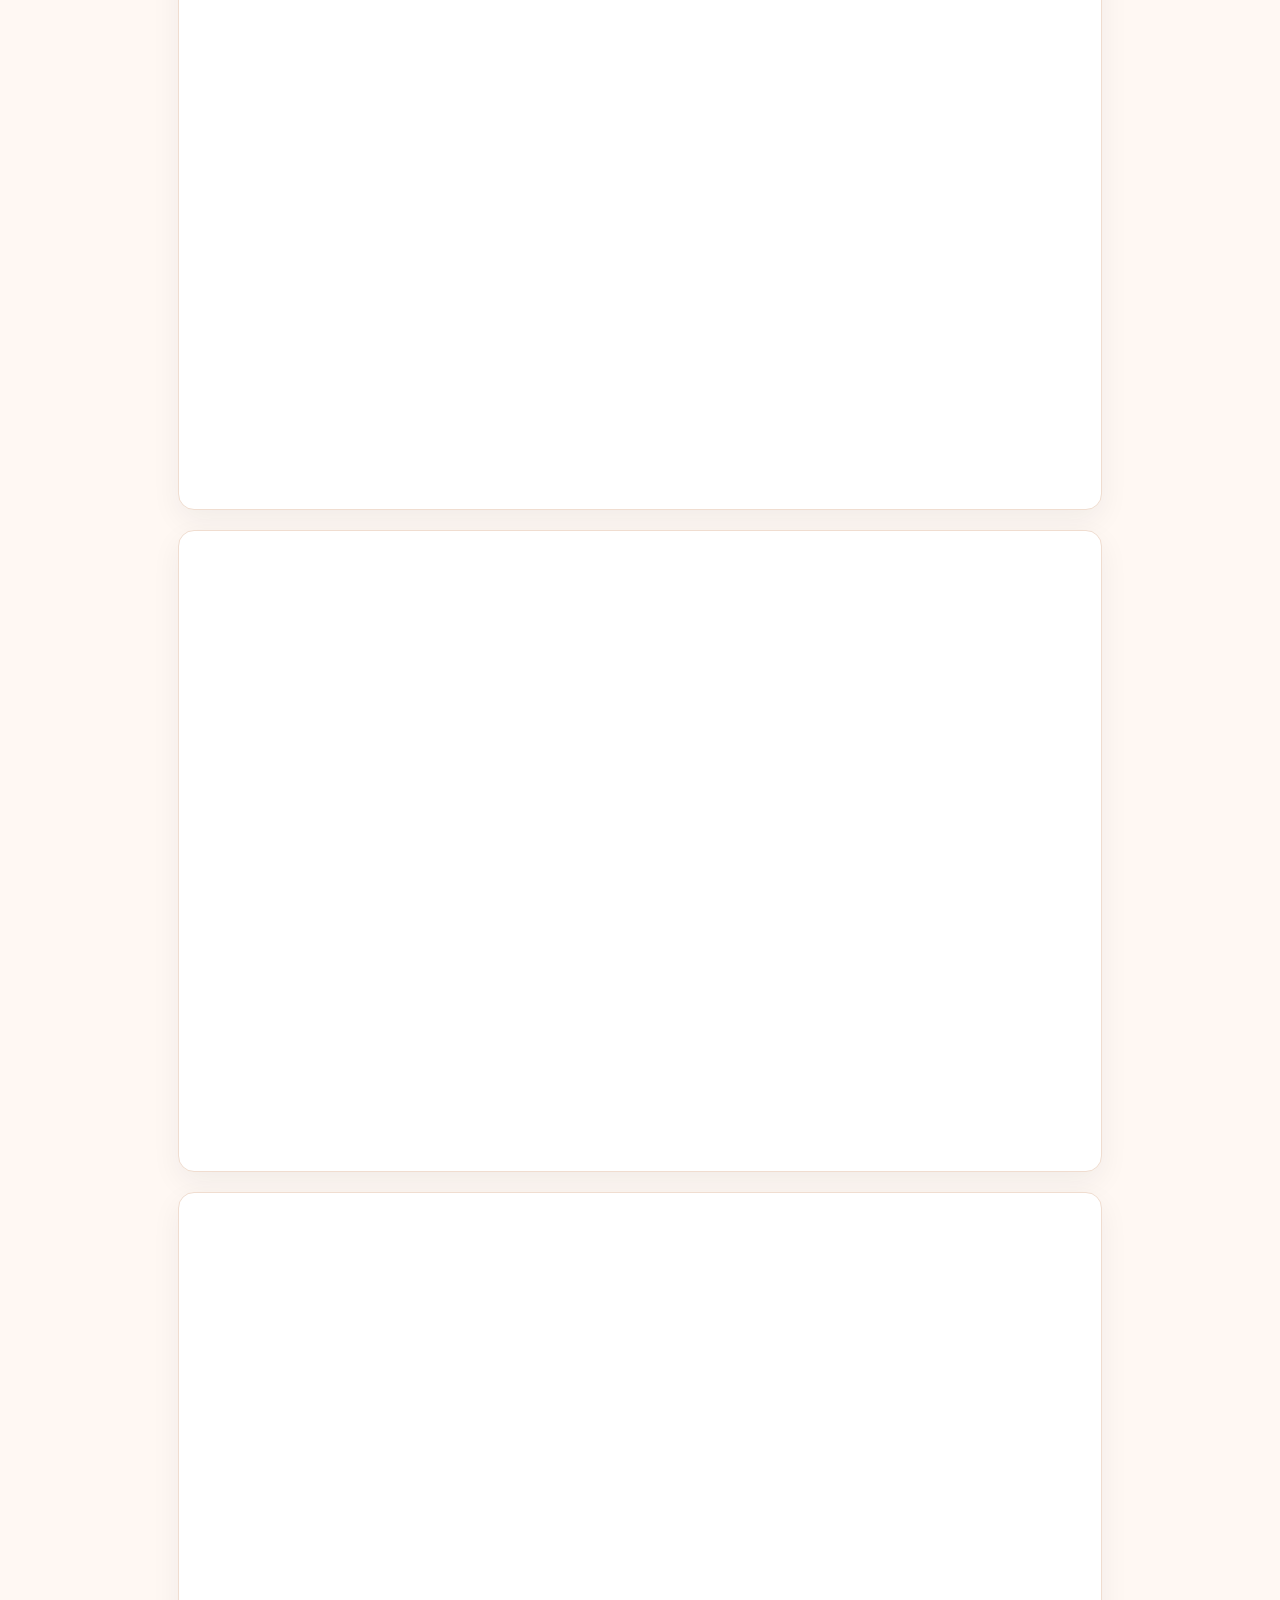
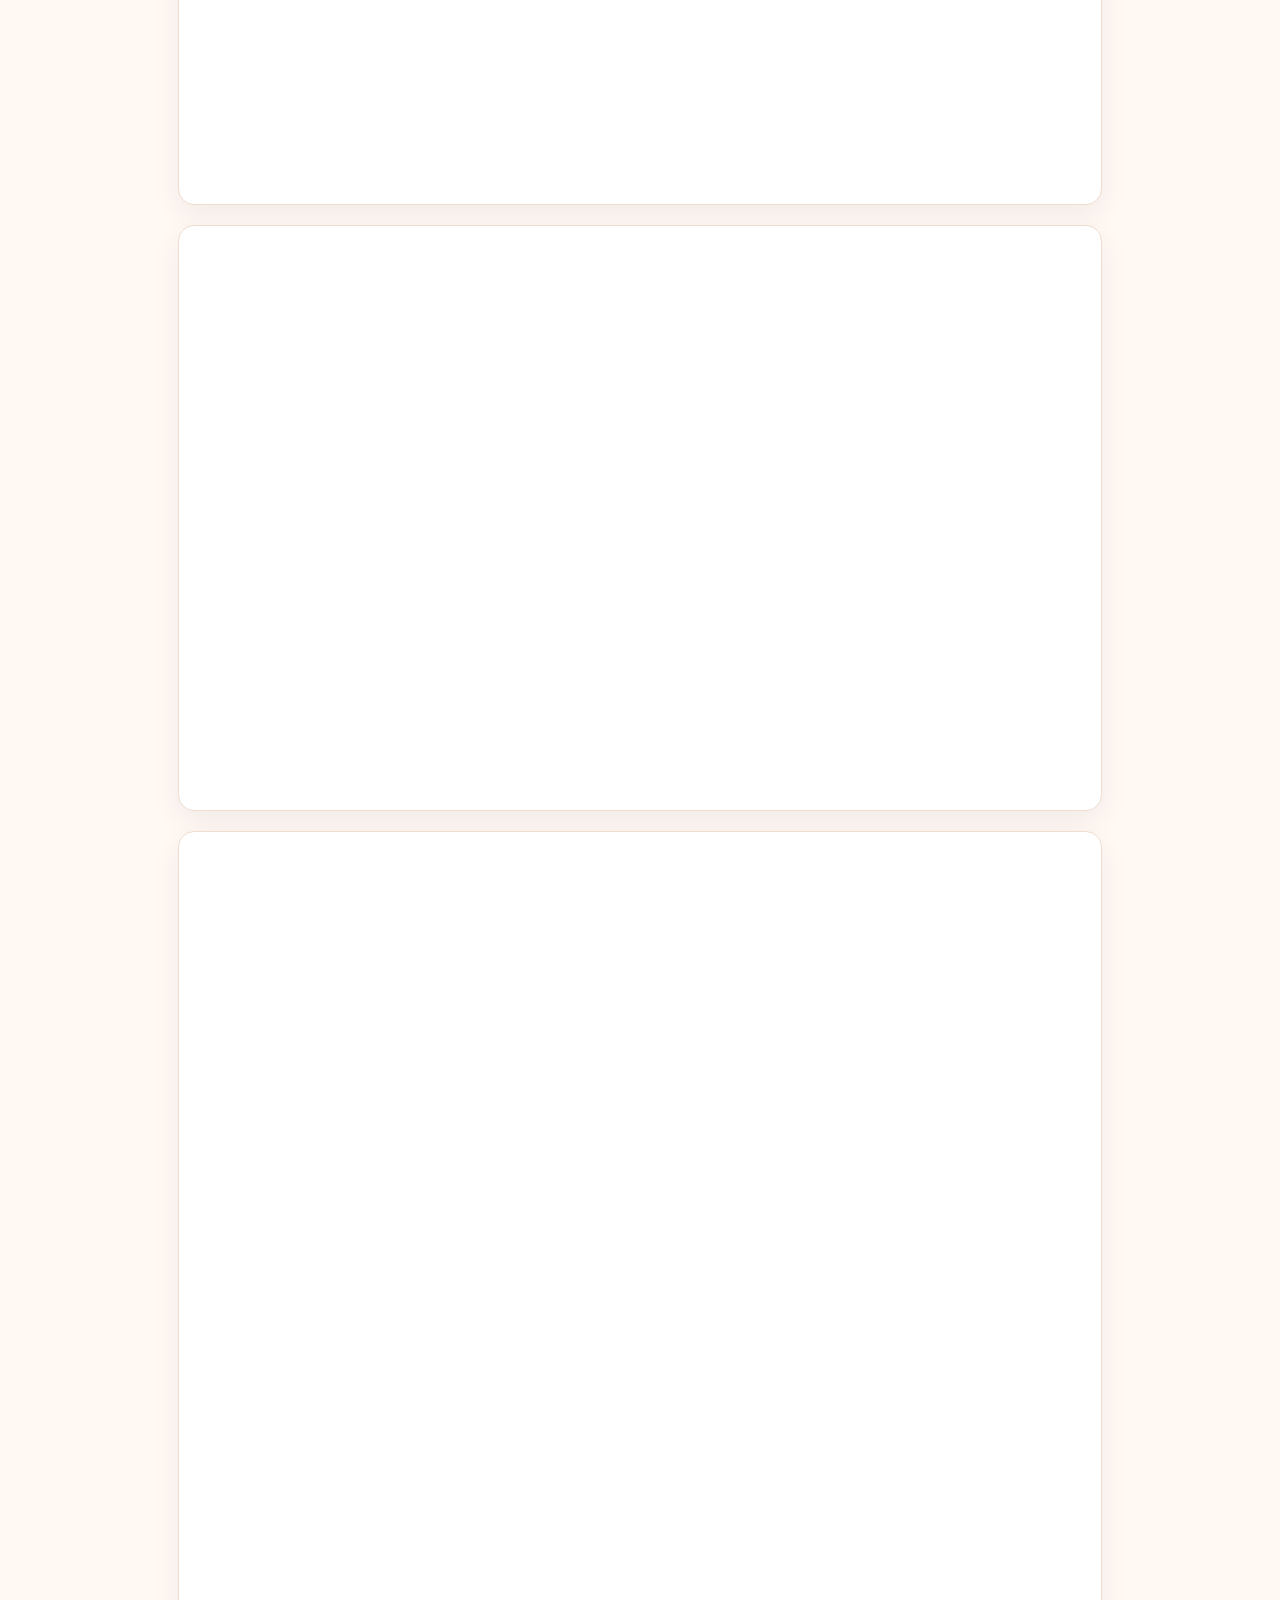
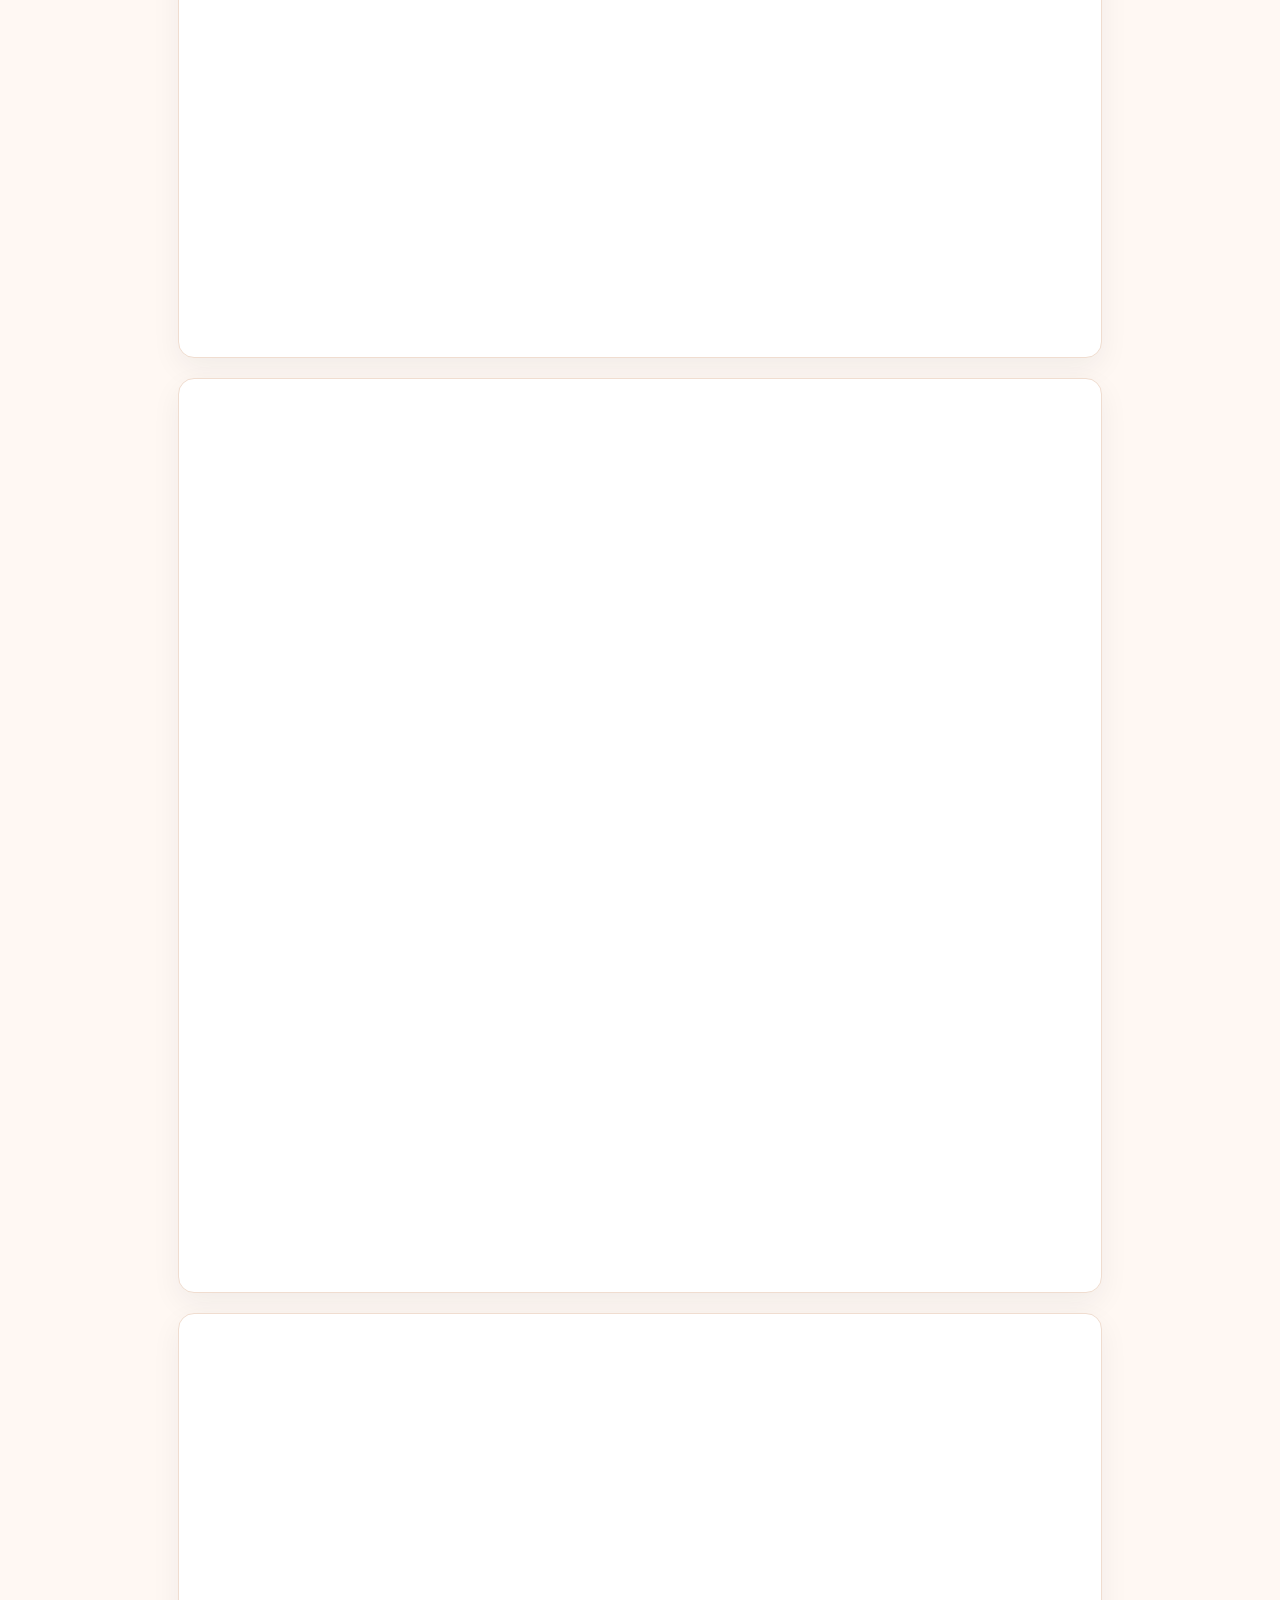
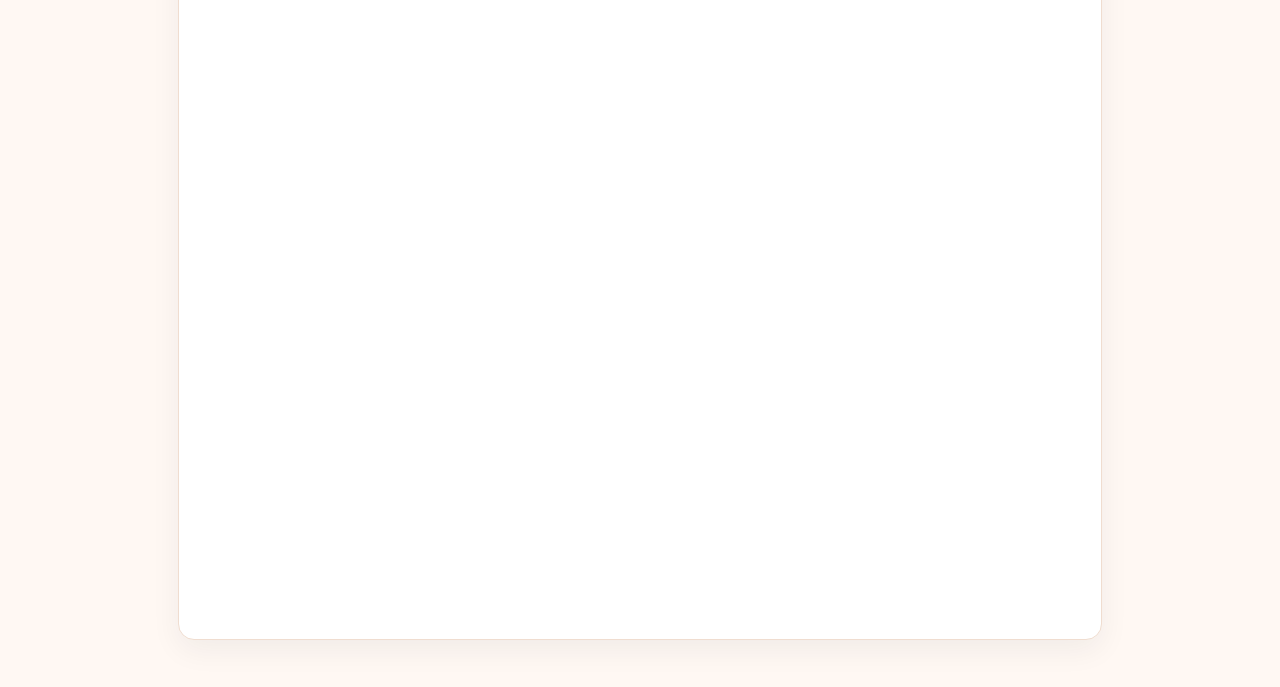
<file: finance-app.html>
<!DOCTYPE html>
<html lang="zh-CN">
<head>
  <meta charset="UTF-8" />
  <meta name="viewport" content="width=device-width, initial-scale=1" />
  <title>水象钱包 · 金融 App | 郝春阳作品集</title>
  <link rel="preconnect" href="https://fonts.googleapis.com" />
  <link rel="preconnect" href="https://fonts.gstatic.com" crossorigin />
  <link href="https://fonts.googleapis.com/css2?family=Source+Sans+3:ital,wght@0,400;0,500;0,600;0,700;1,600;1,700&family=Noto+Sans+SC:wght@400;500;600;700&display=swap" rel="stylesheet" />
  <link rel="stylesheet" href="assets/portfolio.css?v=20261105a" />
</head>
<body class="tone-finance">
  <div class="pf-top"><div class="pf-jump" aria-label="作品直达">
    <a href="fiance-os.html">FIANCE OS</a><span class="dot" aria-hidden="true"></span>
    <a class="on" href="finance-app.html">水象钱包</a><span class="dot" aria-hidden="true"></span>
    <a href="health-app.html">健康伙伴</a><span class="dot" aria-hidden="true"></span>
    <a href="xiangcheng.html">襄承品牌</a><span class="dot" aria-hidden="true"></span>
    <a href="splatoon3.html">斯普拉遁 3</a>
  </div>

  <header class="pf-nav">
    <a class="pf-brand" href="index.html"><b>郝春阳</b><span>水象钱包</span></a>
    <nav>
      <a href="index.html">首页</a>
      <a class="on" href="#proto">原型演示</a>
      <a href="#gallery">作品集页</a>
    </nav>
    <a class="pf-cta" href="#proto">体验借款流程</a>
  </header></div>

  <div class="case-top">
    <a class="case-back" href="index.html#works"><i>←</i> 返回作品集</a>
  </div>

  <header class="case-hero">
    <div class="case-hero-copy reveal">
      <p class="eyebrow">C 端 · 金融 App · 主色 #FF7034</p>
      <h1>水象钱包</h1>
      <p class="lead">依据 Figma「个人页面 → 作品集制作 → 金融 APP 页面」原型还原：额度中心 → 激活额度 → 确认借款 → 绑定银行卡 → 放款成功。橙色主色贯穿关键路径与反馈。</p>
      <ul class="case-meta">
        <li><b>类型</b>移动端原型 / 流程</li>
        <li><b>主色</b>暖橙 #FF7034</li>
        <li><b>路径</b>额度 · 激活 · 借款 · 绑卡 · 放款</li>
      </ul>
      <div style="margin-top:22px;display:flex;gap:10px;flex-wrap:wrap">
        <a class="btn primary" href="#proto">打开原型演示</a>
        <a class="btn ghost" href="#gallery">浏览作品集页</a>
      </div>
    </div>
    <figure class="case-cover reveal reveal-delay-1">
      <img src="assets/works/finance/cover.jpg?v=20261105a" alt="水象钱包 · 作品提案封面" />
    </figure>
  </header>

  <section class="pf-section" id="proto" style="padding-top:12px">
    <div class="pf-head reveal">
      <p class="eyebrow">PROTOTYPE</p>
      <h2>金融 APP 原型演示</h2>
      <p>点击左侧步骤或手机内热区，按原型流程走通借款闭环。</p>
    </div>

    <div class="proto-demo">
      <aside class="proto-rail reveal">
        <h3>流程步骤</h3>
        <p>对应 Figma 金融 APP 页面关键屏，热区对齐主按钮与返回。</p>
        <ol class="proto-steps" id="proto-steps">
          <li><button type="button" class="on" data-screen="quota"><s>01</s><b>额度中心</b></button></li>
          <li><button type="button" data-screen="activate"><s>02</s><b>激活额度</b></button></li>
          <li><button type="button" data-screen="confirm"><s>03</s><b>确认借款</b></button></li>
          <li><button type="button" data-screen="bindcard"><s>04</s><b>绑定银行卡</b></button></li>
          <li><button type="button" data-screen="success"><s>05</s><b>放款成功</b></button></li>
        </ol>
      </aside>

      <div class="proto-stage reveal reveal-delay-1">
        <div class="phone-shell">
          <div class="phone-screen" id="phone-screen">
            <img id="proto-img" src="assets/works/finance/proto/quota.png" alt="额度中心" />
          </div>
        </div>
        <p class="proto-hint" id="proto-hint">当前：<b>额度中心</b> — 点「立即借款」进入激活额度</p>
      </div>
    </div>
  </section>

  <p class="case-note reveal">下列为作品集叙事页（非原型照搬），用于说明场景与设计判断；上方演示才是 Figma 原型路径。</p>

  <section class="case-gallery" id="gallery">
    <figure><img src="assets/works/finance/cover.jpg?v=20261105a" alt="水象钱包扉页" loading="lazy" decoding="async" /><figcaption>作品提案封面</figcaption></figure>
    <figure><img src="assets/works/finance/p01.jpg?v=20261105a" alt="水象钱包第一页" loading="lazy" decoding="async" /><figcaption>01 · 开篇与定位</figcaption></figure>
    <figure><img src="assets/works/finance/p02.jpg?v=20261105a" alt="金融第二页" loading="lazy" decoding="async" /><figcaption>02 · 流程拆解</figcaption></figure>
    <figure><img src="assets/works/finance/p03.jpg?v=20261105a" alt="金融第三页" loading="lazy" decoding="async" /><figcaption>03 · 额度相关</figcaption></figure>
    <figure><img src="assets/works/finance/p04.jpg?v=20261105a" alt="金融第四页" loading="lazy" decoding="async" /><figcaption>04 · 激活相关</figcaption></figure>
    <figure><img src="assets/works/finance/p05.jpg?v=20261105a" alt="金融第五页" loading="lazy" decoding="async" /><figcaption>05 · 借款确认</figcaption></figure>
    <figure><img src="assets/works/finance/p06.jpg?v=20261105a" alt="金融第六页" loading="lazy" decoding="async" /><figcaption>06 · 绑卡</figcaption></figure>
    <figure><img src="assets/works/finance/p07.jpg?v=20261105a" alt="金融第七页" loading="lazy" decoding="async" /><figcaption>07 · 放款反馈</figcaption></figure>
    <figure><img src="assets/works/finance/p08.jpg?v=20261105a" alt="金融第八页" loading="lazy" decoding="async" /><figcaption>08 · 总结</figcaption></figure>
  </section>

  <section class="related">
    <h3>继续浏览</h3>
    <div class="related-grid">
      <a href="health-app.html"><s>健康 App</s><b>健康伙伴</b></a>
      <a href="fiance-os.html"><s>B 端 · 财务 SaaS</s><b>FIANCE OS 工作台</b></a>
      <a href="xiangcheng.html"><s>品牌视觉</s><b>襄承品牌设计</b></a>
      <a href="splatoon3.html"><s>游戏 UI</s><b>斯普拉遁 3 界面</b></a>
    </div>
  </section>

  <footer class="pf-foot">
    <div><b>郝春阳</b><p style="margin-top:6px">水象钱包 · 金融 App</p></div>
    <p><a href="index.html">返回首页</a></p>
  </footer>

  <script src="assets/portfolio.js?v=20261105a" defer></script>
  <script src="assets/finance-proto.js"></script>
</body>
</html>
</file>
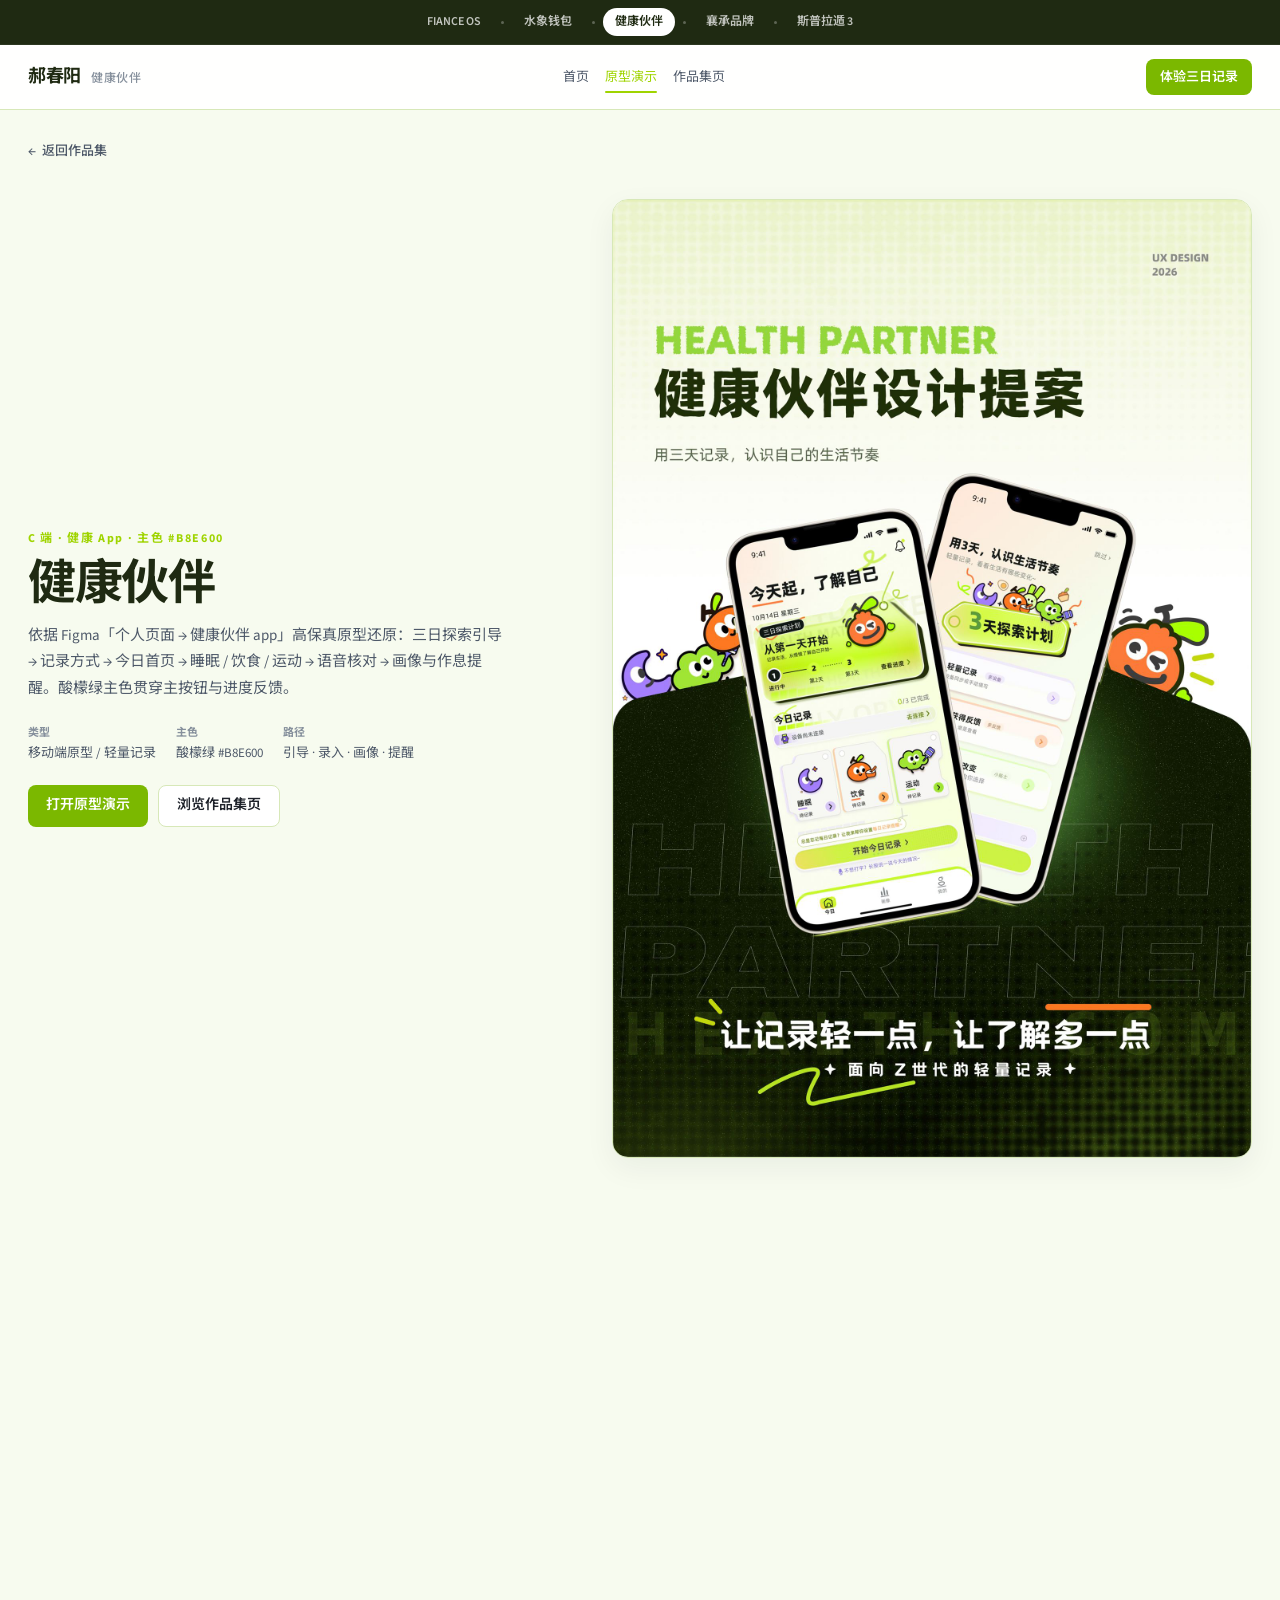
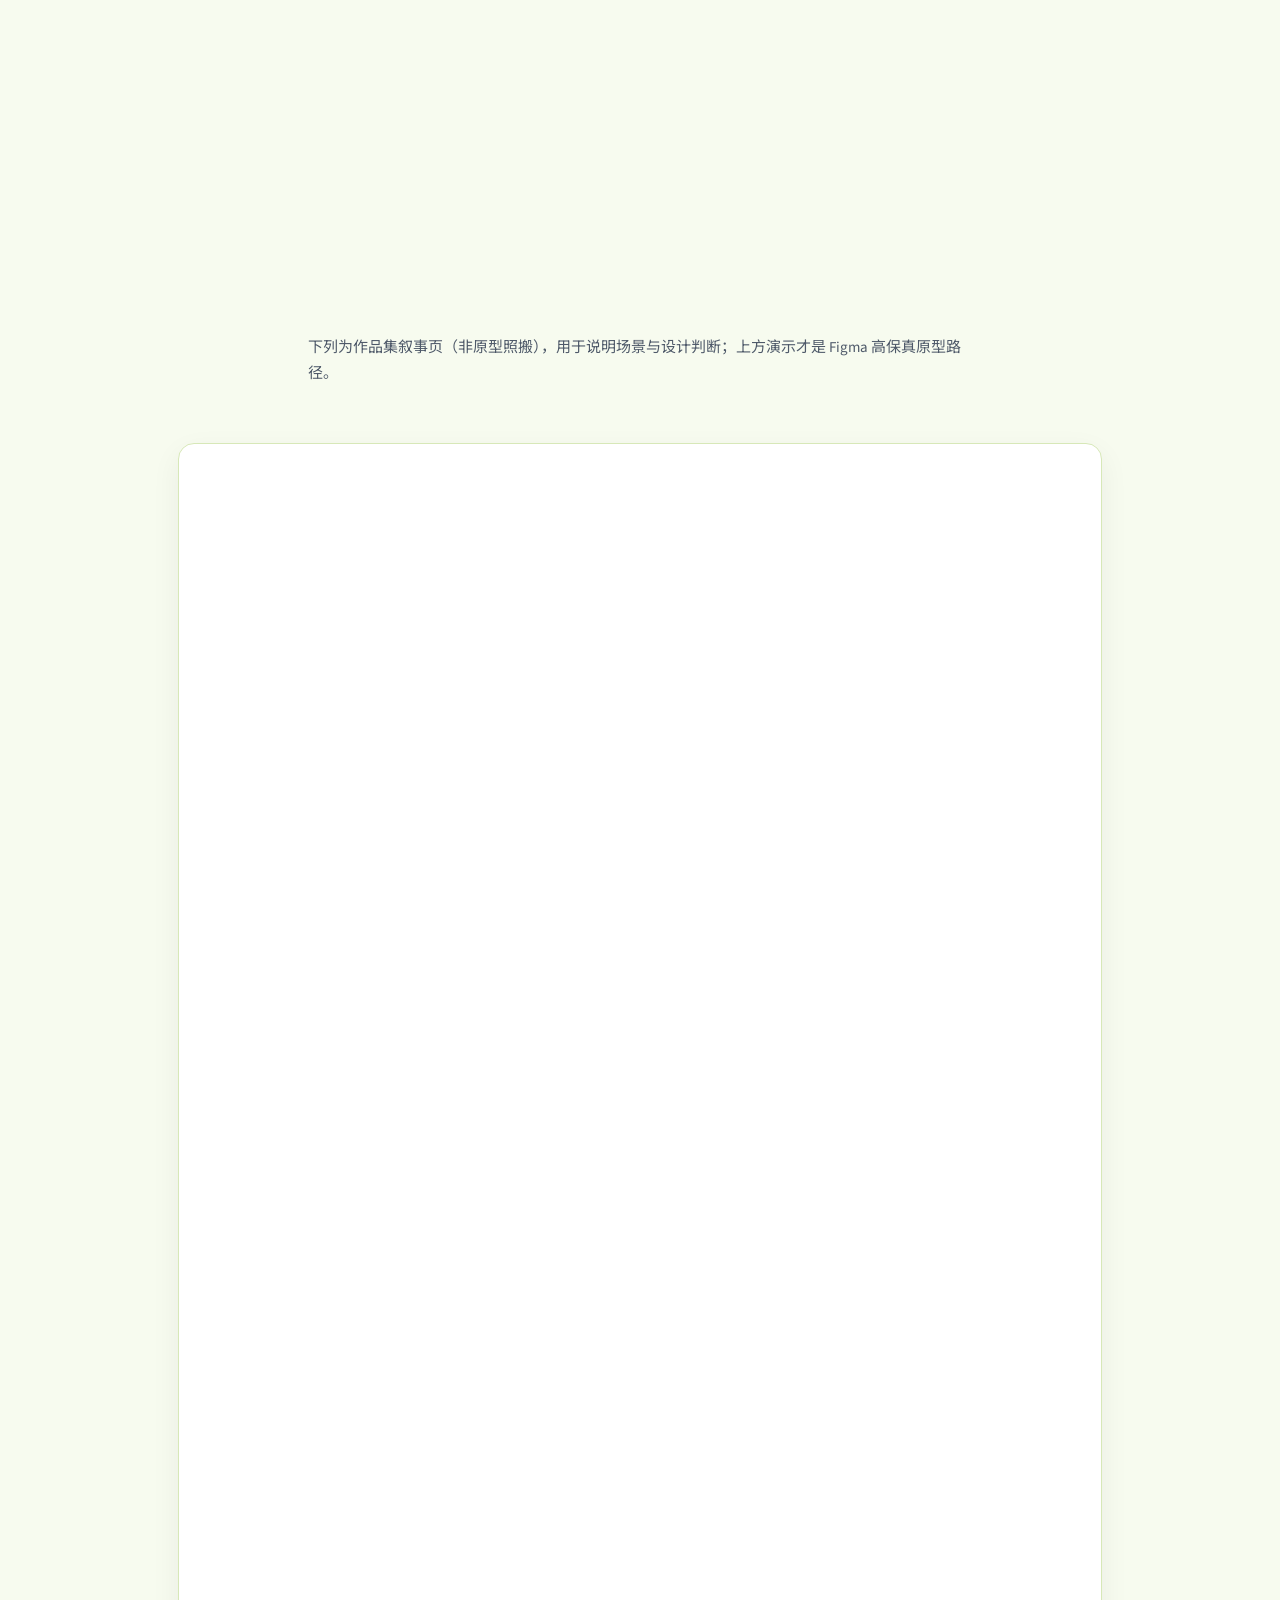
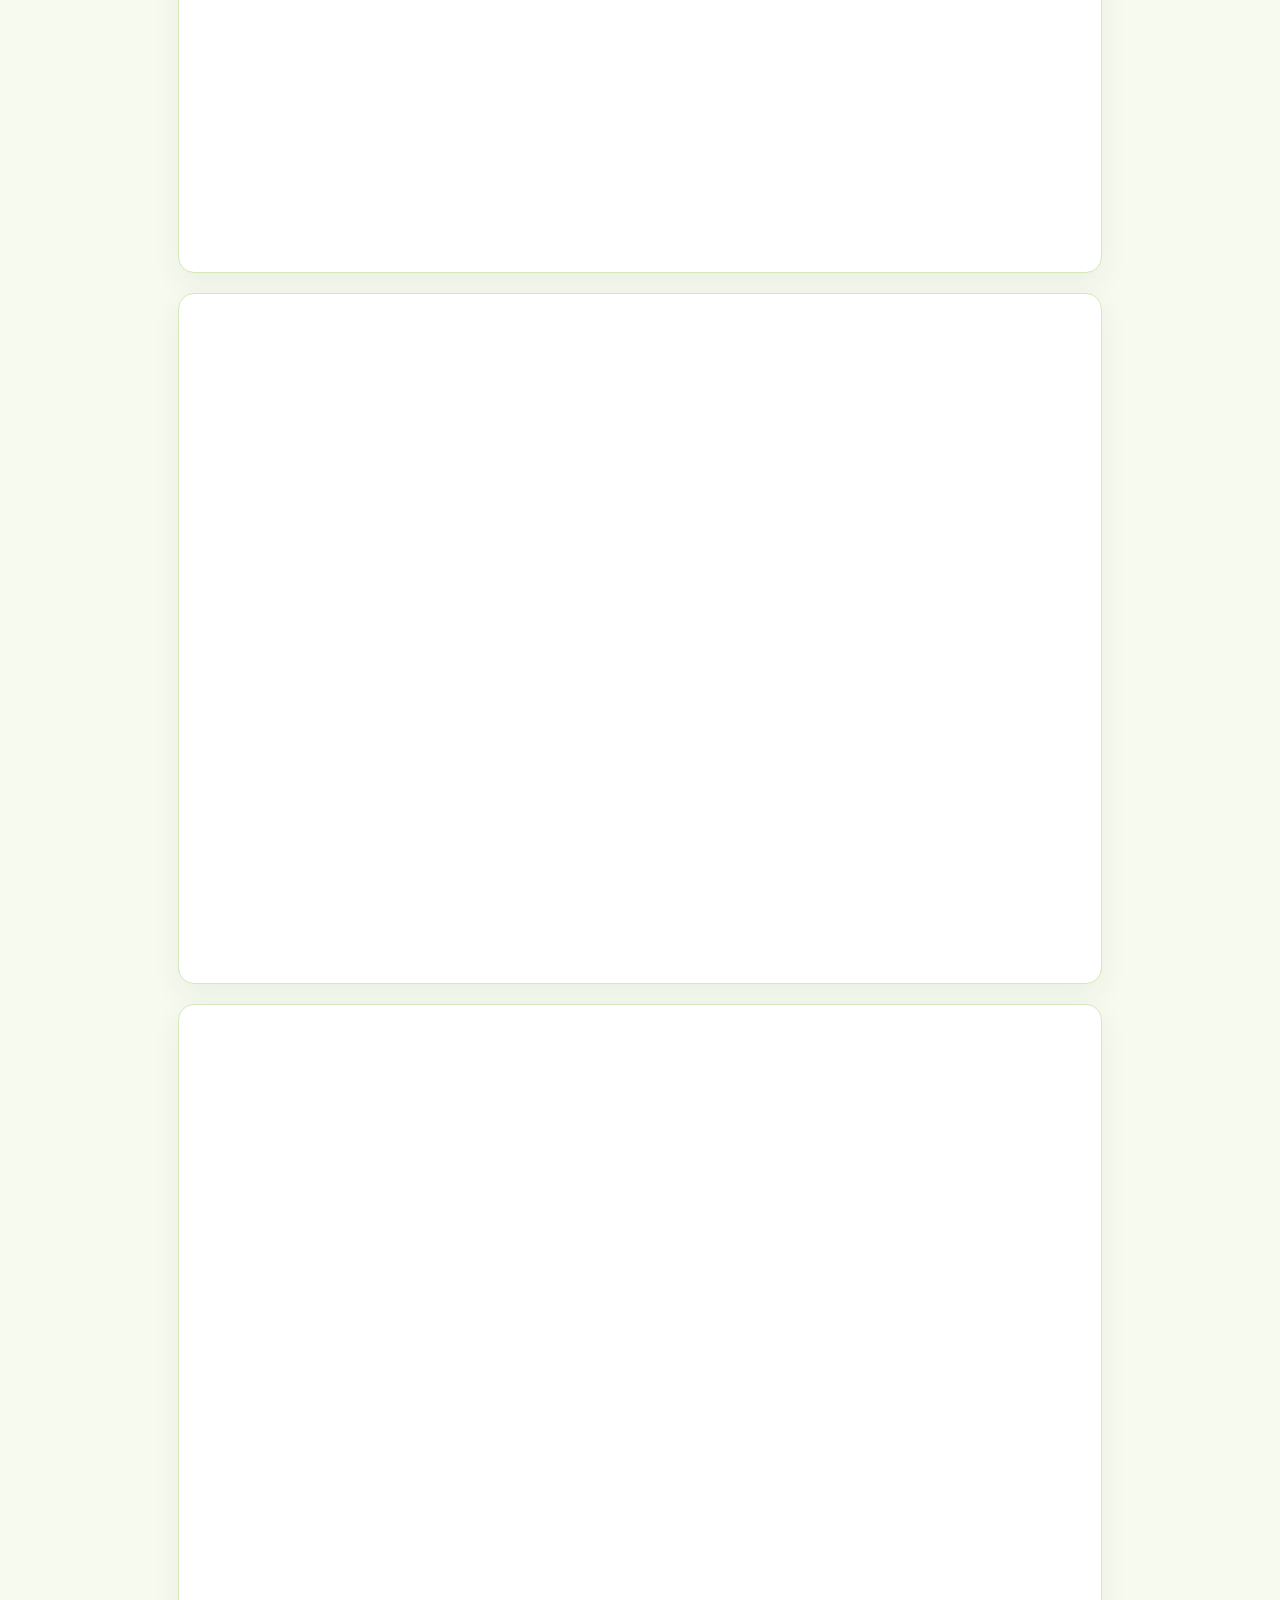
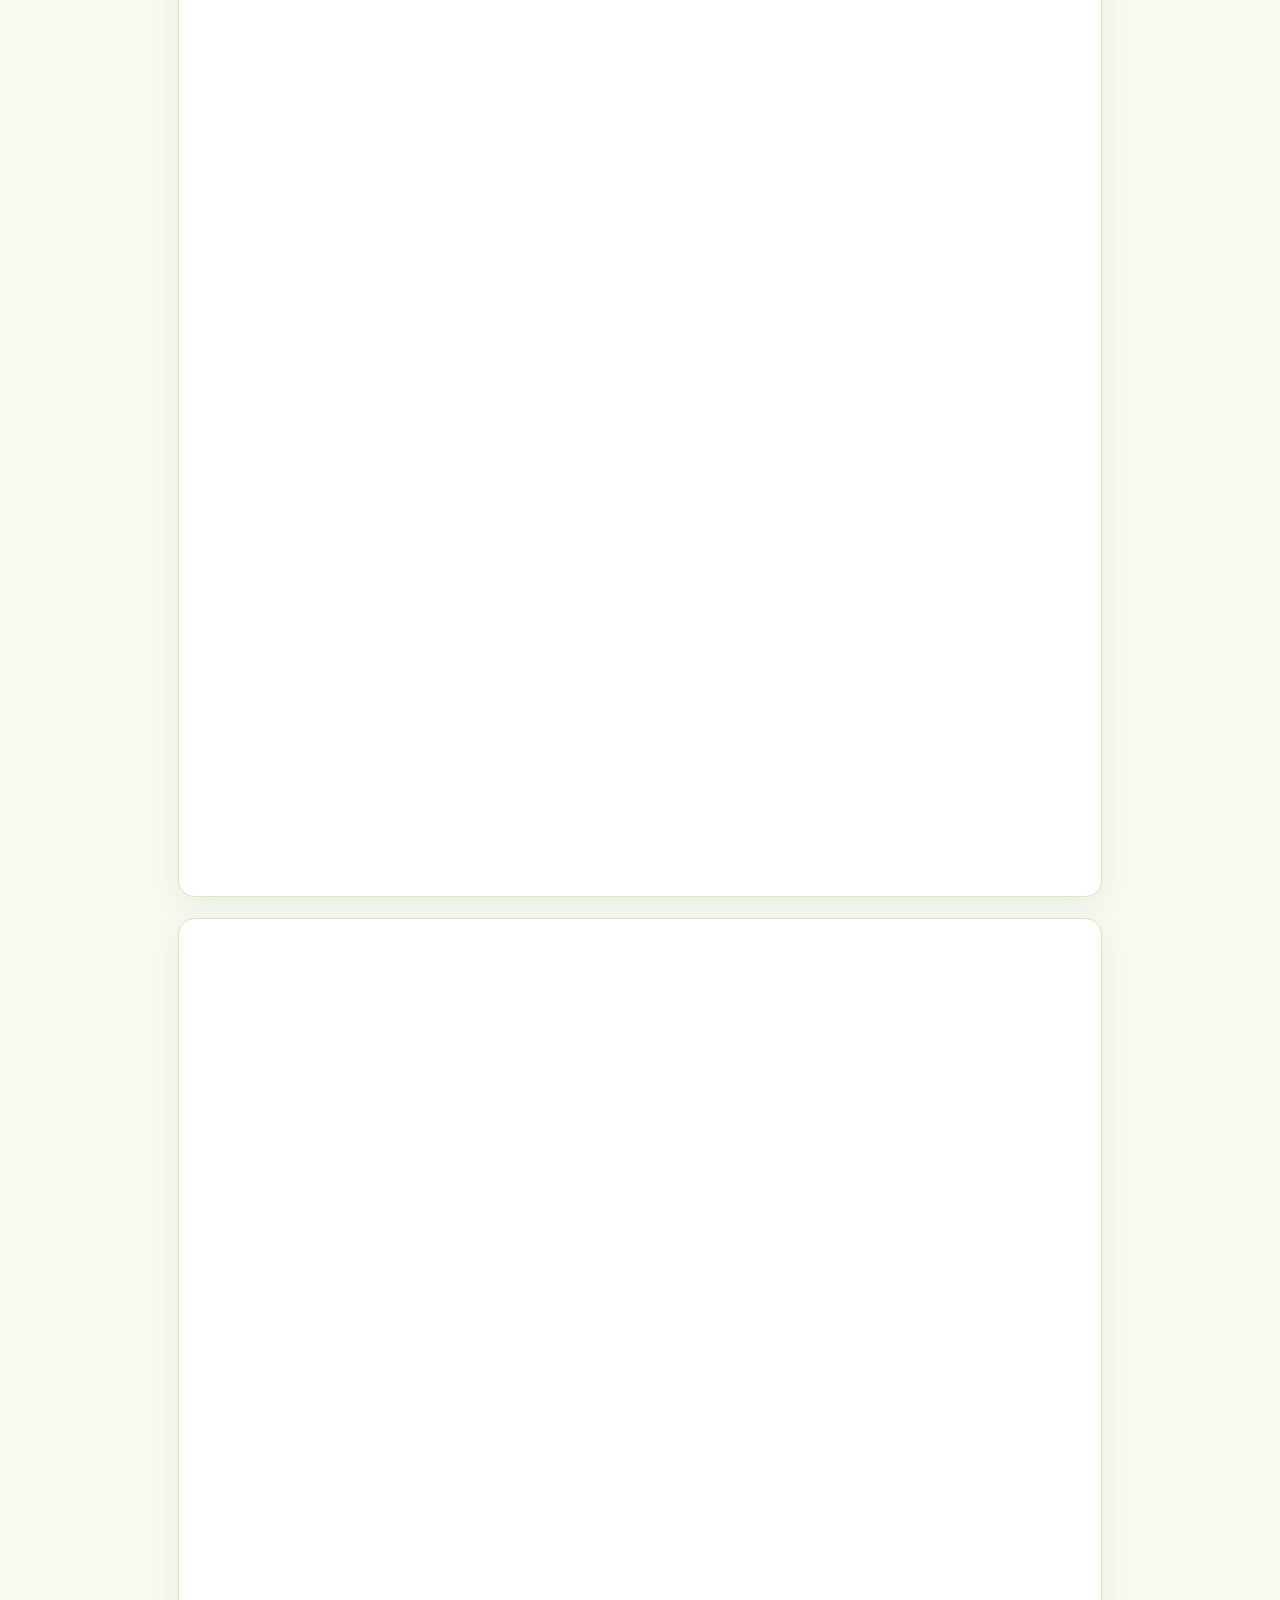
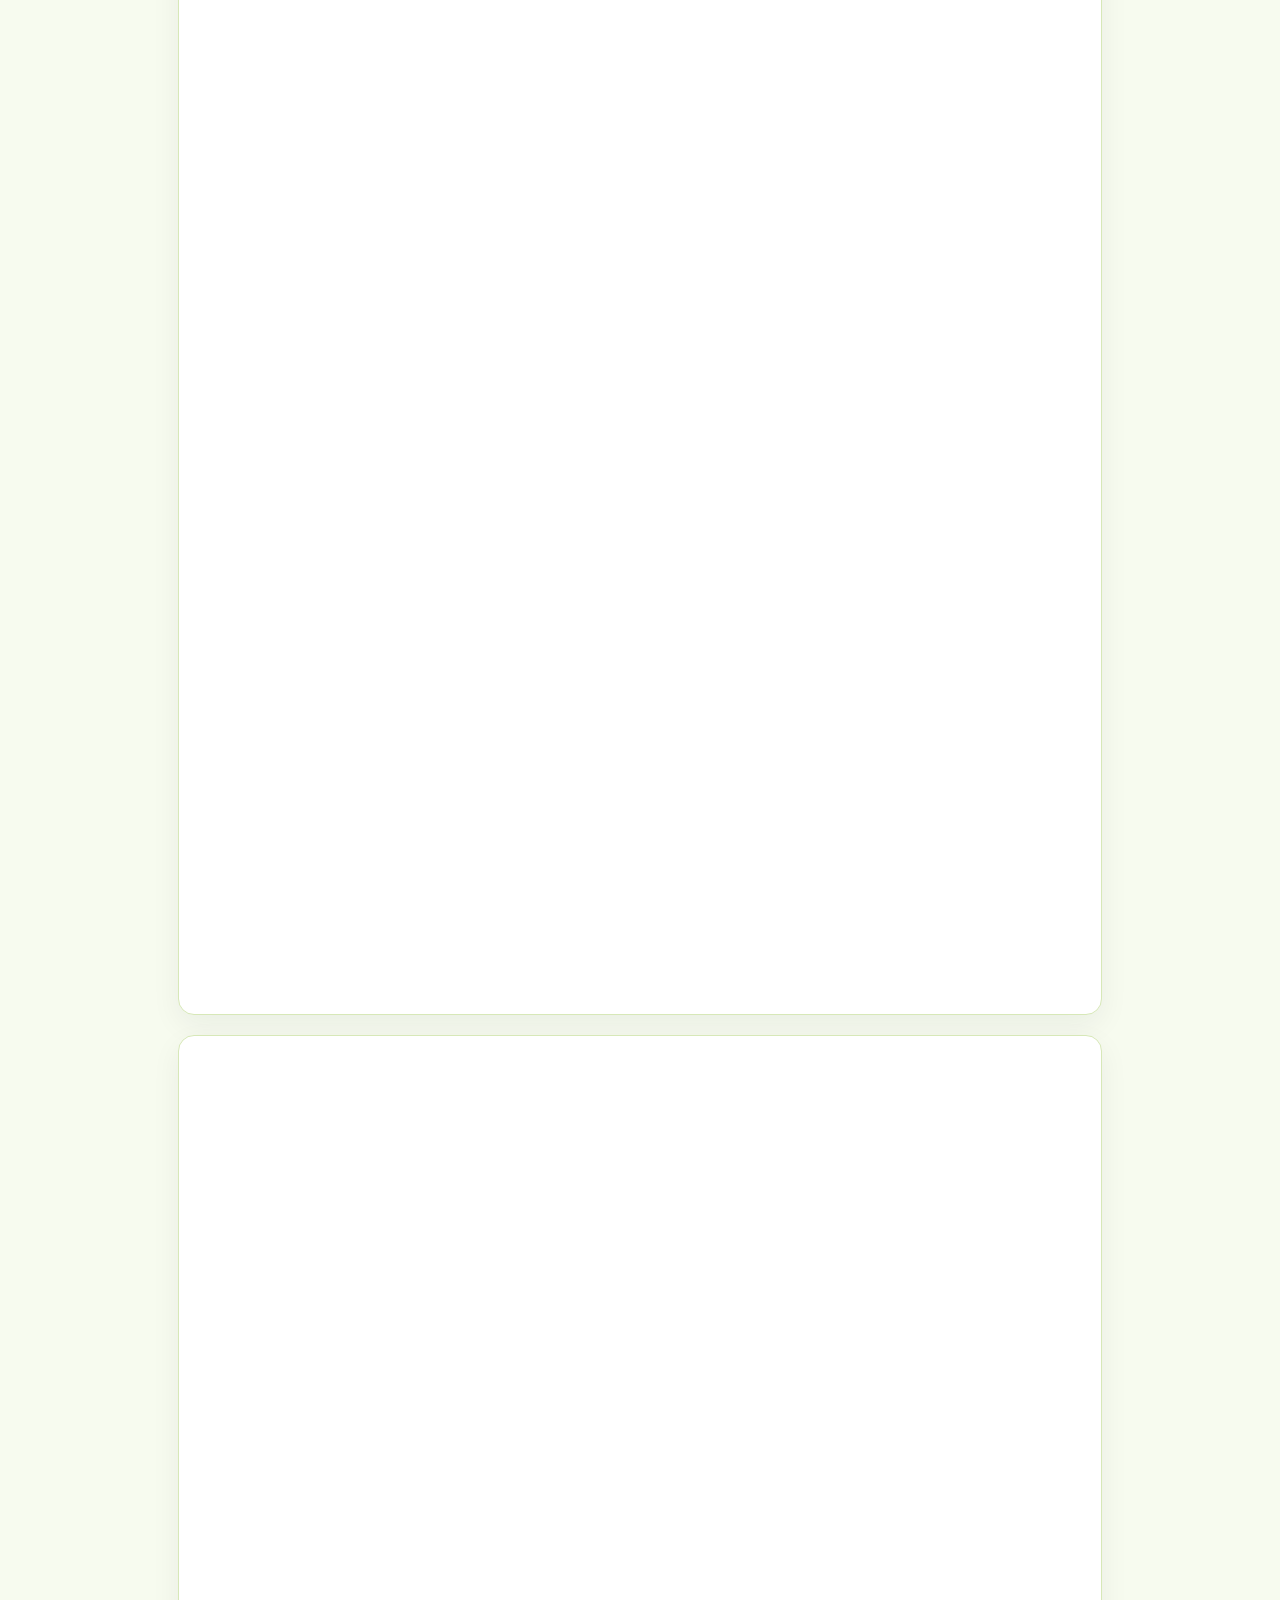
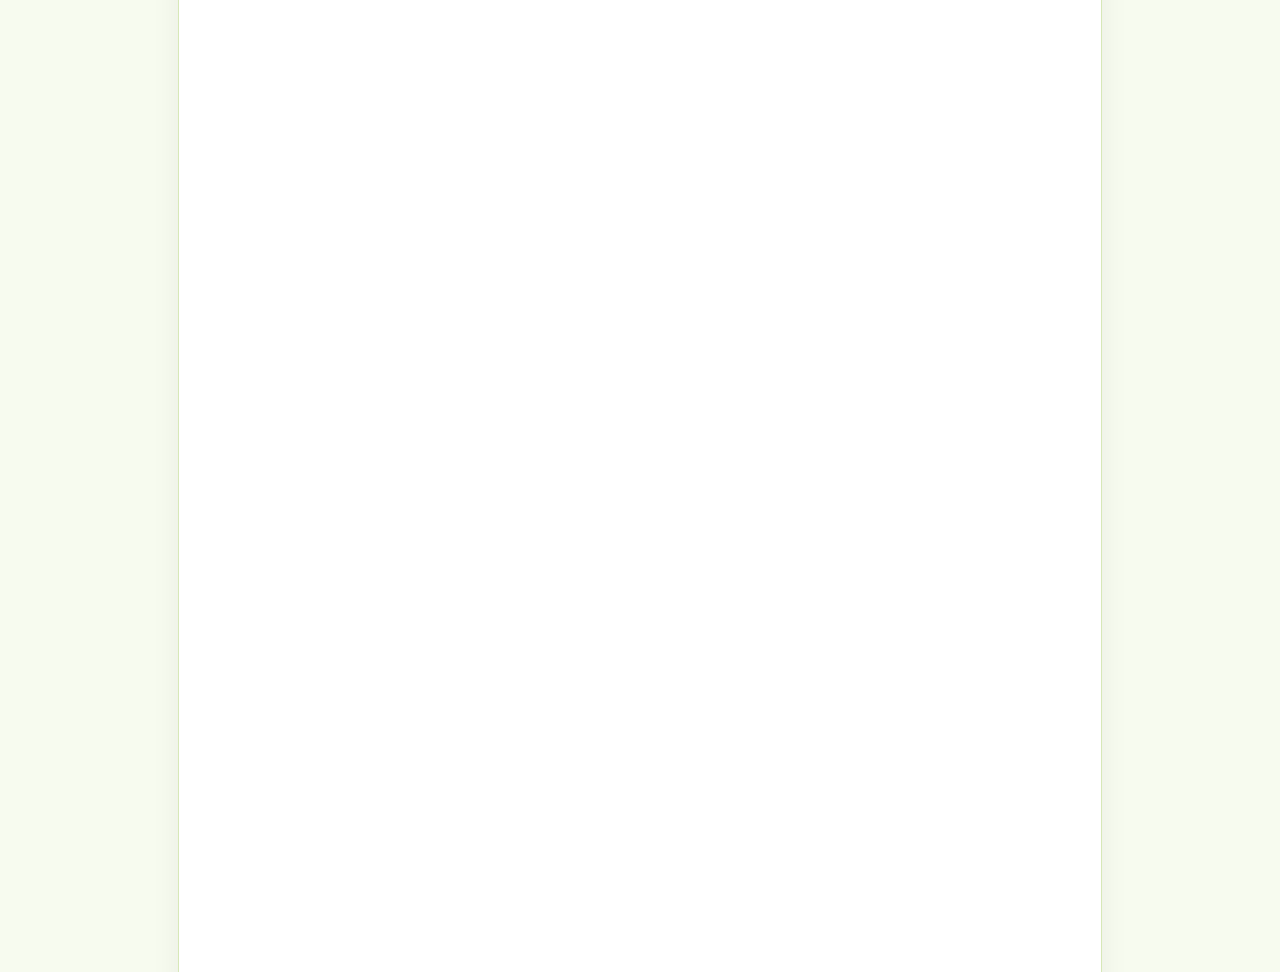
<file: health-app.html>
<!DOCTYPE html>
<html lang="zh-CN">
<head>
  <meta charset="UTF-8" />
  <meta name="viewport" content="width=device-width, initial-scale=1" />
  <title>健康伙伴 · 轻量健康 App | 郝春阳作品集</title>
  <meta name="description" content="健康伙伴：三日探索记录原型——引导、录入方式、睡眠/饮食/运动、语音、画像与作息提醒。" />
  <link rel="preconnect" href="https://fonts.googleapis.com" />
  <link rel="preconnect" href="https://fonts.gstatic.com" crossorigin />
  <link href="https://fonts.googleapis.com/css2?family=Source+Sans+3:ital,wght@0,400;0,500;0,600;0,700;1,600;1,700&family=Noto+Sans+SC:wght@400;500;600;700&display=swap" rel="stylesheet" />
  <link rel="stylesheet" href="assets/portfolio.css?v=20261105a" />
</head>
<body class="tone-health">
  <div class="pf-top"><div class="pf-jump" aria-label="作品直达">
    <a href="fiance-os.html">FIANCE OS</a><span class="dot" aria-hidden="true"></span>
    <a href="finance-app.html">水象钱包</a><span class="dot" aria-hidden="true"></span>
    <a class="on" href="health-app.html">健康伙伴</a><span class="dot" aria-hidden="true"></span>
    <a href="xiangcheng.html">襄承品牌</a><span class="dot" aria-hidden="true"></span>
    <a href="splatoon3.html">斯普拉遁 3</a>
  </div>

  <header class="pf-nav">
    <a class="pf-brand" href="index.html"><b>郝春阳</b><span>健康伙伴</span></a>
    <nav>
      <a href="index.html">首页</a>
      <a class="on" href="#proto">原型演示</a>
      <a href="#gallery">作品集页</a>
    </nav>
    <a class="pf-cta" href="#proto">体验三日记录</a>
  </header></div>

  <div class="case-top">
    <a class="case-back" href="index.html#works"><i>←</i> 返回作品集</a>
  </div>

  <header class="case-hero">
    <div class="case-hero-copy reveal">
      <p class="eyebrow">C 端 · 健康 App · 主色 #B8E600</p>
      <h1>健康伙伴</h1>
      <p class="lead">依据 Figma「个人页面 → 健康伙伴 app」高保真原型还原：三日探索引导 → 记录方式 → 今日首页 → 睡眠 / 饮食 / 运动 → 语音核对 → 画像与作息提醒。酸檬绿主色贯穿主按钮与进度反馈。</p>
      <ul class="case-meta">
        <li><b>类型</b>移动端原型 / 轻量记录</li>
        <li><b>主色</b>酸檬绿 #B8E600</li>
        <li><b>路径</b>引导 · 录入 · 画像 · 提醒</li>
      </ul>
      <div style="margin-top:22px;display:flex;gap:10px;flex-wrap:wrap">
        <a class="btn primary" href="#proto">打开原型演示</a>
        <a class="btn ghost" href="#gallery">浏览作品集页</a>
      </div>
    </div>
    <figure class="case-cover reveal reveal-delay-1">
      <img src="assets/works/health/cover.jpg?v=20261105a" alt="健康伙伴 · 作品提案封面" />
    </figure>
  </header>

  <section class="pf-section" id="proto" style="padding-top:12px">
    <div class="pf-head reveal">
      <p class="eyebrow">PROTOTYPE</p>
      <h2>健康伙伴原型演示</h2>
      <p>点击左侧步骤或手机内热区，按 Figma 原型走通三日记录闭环；含时间选择与记录完成弹窗，语音与设备授权为旁路入口。</p>
    </div>

    <div class="proto-demo">
      <aside class="proto-rail reveal">
        <h3>流程步骤</h3>
        <p>热区对齐主按钮、返回、底栏与关键跳转链接；左右方向键可切换主路径。</p>
        <ol class="proto-steps" id="proto-steps">
          <li><button type="button" class="on" data-screen="onboarding"><s>01</s><b>三日探索引导</b></button></li>
          <li><button type="button" data-screen="method"><s>02</s><b>选择记录方式</b></button></li>
          <li><button type="button" data-screen="auth"><s>03</s><b>设备授权</b></button></li>
          <li><button type="button" data-screen="home"><s>04</s><b>今日首页</b></button></li>
          <li><button type="button" data-screen="sleep"><s>05</s><b>睡眠记录</b></button></li>
          <li><button type="button" data-screen="popTime"><s>06</s><b>时间选择</b></button></li>
          <li><button type="button" data-screen="diet"><s>07</s><b>饮食记录</b></button></li>
          <li><button type="button" data-screen="exercise"><s>08</s><b>运动录入</b></button></li>
          <li><button type="button" data-screen="popDone"><s>09</s><b>记录完成弹窗</b></button></li>
          <li><button type="button" data-screen="voice"><s>10</s><b>语音录入</b></button></li>
          <li><button type="button" data-screen="voiceConfirm"><s>11</s><b>语音确认</b></button></li>
          <li><button type="button" data-screen="homeDone"><s>12</s><b>记录完成</b></button></li>
          <li><button type="button" data-screen="portraitGap"><s>13</s><b>画像不足</b></button></li>
          <li><button type="button" data-screen="homeReady"><s>14</s><b>三日完成</b></button></li>
          <li><button type="button" data-screen="portrait"><s>15</s><b>三日画像</b></button></li>
          <li><button type="button" data-screen="remind"><s>16</s><b>作息提醒</b></button></li>
        </ol>
      </aside>

      <div class="proto-stage reveal reveal-delay-1">
        <div class="phone-shell">
          <div class="phone-screen" id="phone-screen">
            <img id="proto-img" src="assets/works/health/proto/onboarding.png" alt="三日探索引导" />
          </div>
        </div>
        <p class="proto-hint" id="proto-hint">当前：<b>三日探索引导</b> — 点「开始体验」进入选择记录方式</p>
      </div>
    </div>
  </section>

  <p class="case-note reveal">下列为作品集叙事页（非原型照搬），用于说明场景与设计判断；上方演示才是 Figma 高保真原型路径。</p>

  <section class="case-gallery" id="gallery">
    <figure><img src="assets/works/health/cover.jpg?v=20261105a" alt="健康伙伴 · 作品提案封面" loading="lazy" /><figcaption>作品提案封面</figcaption></figure>
    <figure><img src="assets/works/health/p01.jpg?v=20261105a" alt="健康伙伴第二页" loading="lazy" /><figcaption>01 · 说明与任务流</figcaption></figure>
    <figure><img src="assets/works/health/p02.jpg?v=20261105a" alt="健康伙伴第三页" loading="lazy" /><figcaption>02 · 首页路径与反馈</figcaption></figure>
    <figure><img src="assets/works/health/p03.jpg?v=20261105a" alt="健康伙伴第四页" loading="lazy" /><figcaption>03 · 录入方式</figcaption></figure>
    <figure><img src="assets/works/health/p04.jpg?v=20261105a" alt="健康伙伴第五页" loading="lazy" /><figcaption>04 · 记录细节</figcaption></figure>
    <figure><img src="assets/works/health/p05.jpg?v=20261105a" alt="健康伙伴第六页" loading="lazy" /><figcaption>05 · 画像与提醒</figcaption></figure>
    <figure><img src="assets/works/health/p06.jpg?v=20261105a" alt="健康伙伴第七页" loading="lazy" /><figcaption>06 · 总结</figcaption></figure>
  </section>

  <section class="related">
    <h3>继续浏览</h3>
    <div class="related-grid">
      <a href="finance-app.html"><s>金融 App</s><b>水象钱包</b></a>
      <a href="fiance-os.html"><s>B 端 · 财务 SaaS</s><b>FIANCE OS 工作台</b></a>
      <a href="xiangcheng.html"><s>品牌视觉</s><b>襄承品牌设计</b></a>
      <a href="splatoon3.html"><s>游戏 UI</s><b>斯普拉遁 3 界面</b></a>
    </div>
  </section>

  <footer class="pf-foot">
    <div><b>郝春阳</b><p style="margin-top:6px">健康伙伴 · 轻量健康 App</p></div>
    <p><a href="index.html">返回首页</a></p>
  </footer>

  <script src="assets/portfolio.js?v=20261105a" defer></script>
  <script src="assets/health-proto.js?v=20261104h"></script>
</body>
</html>
</file>
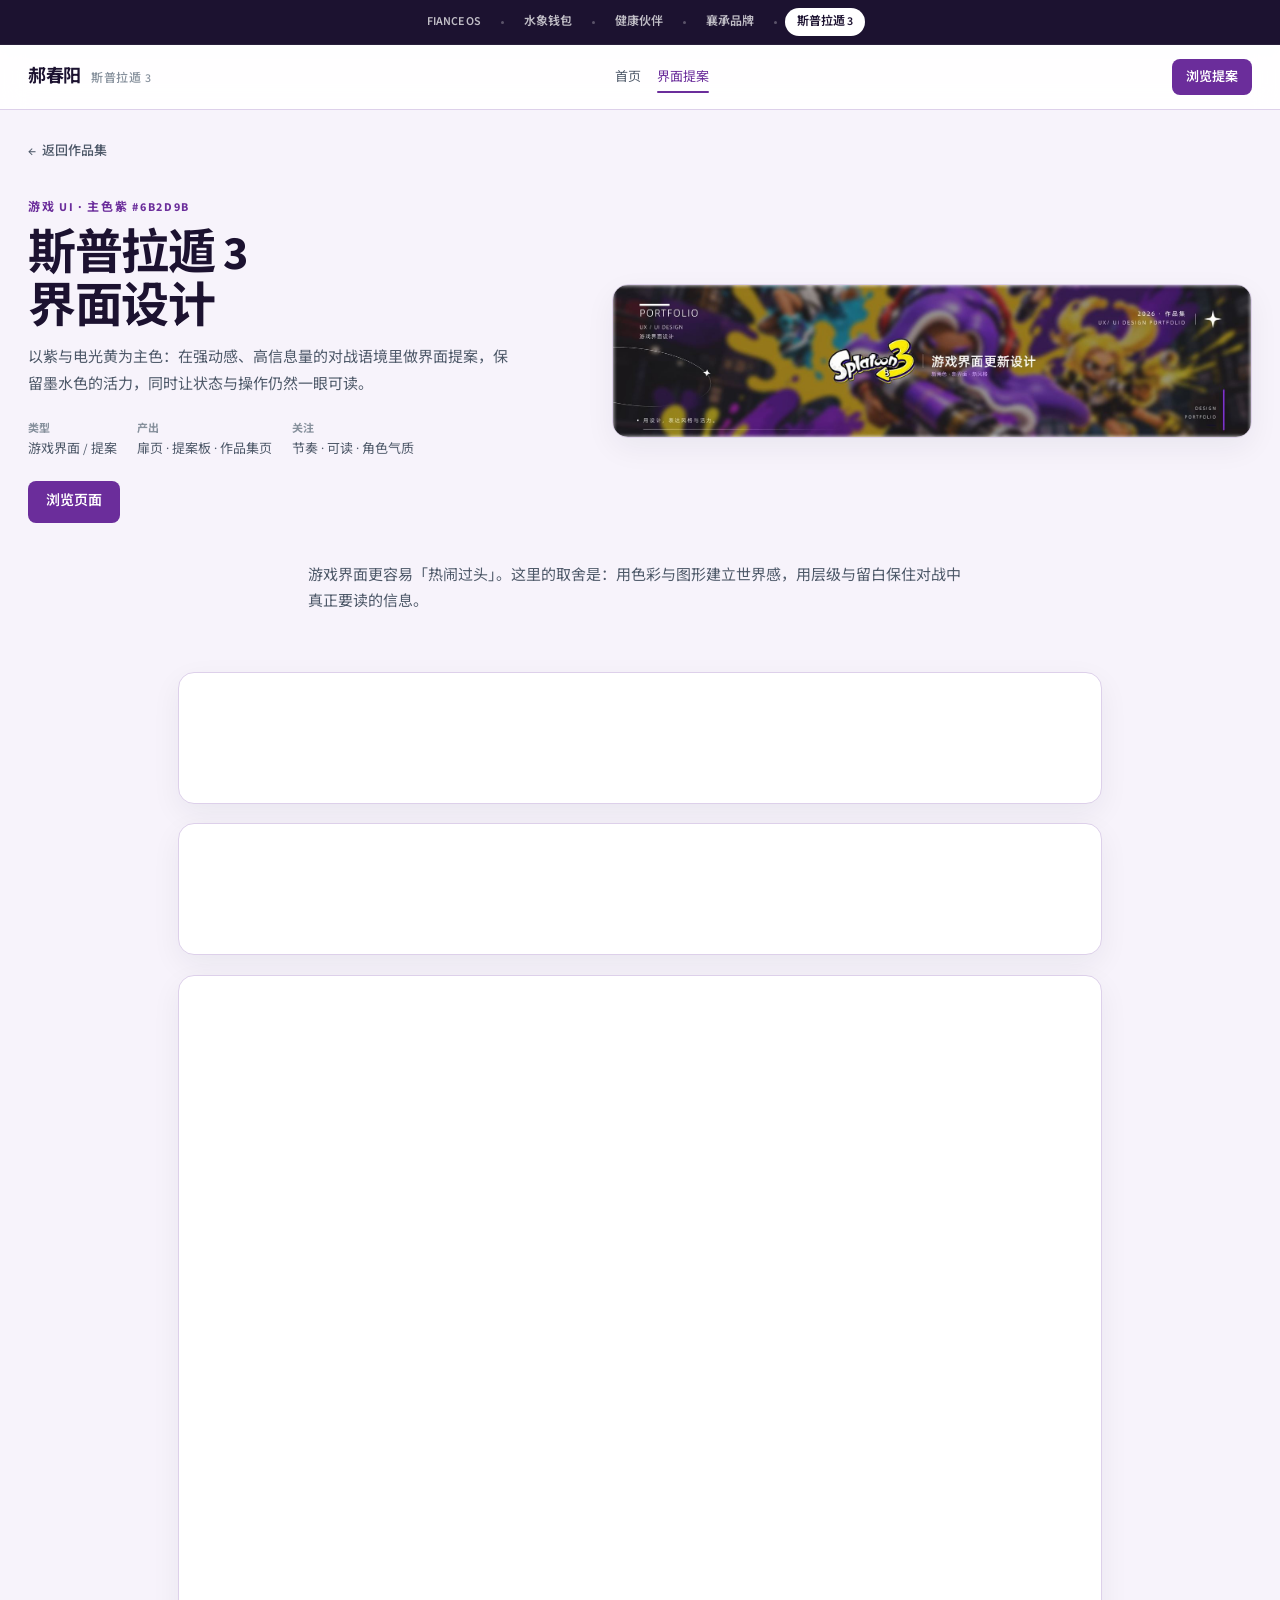
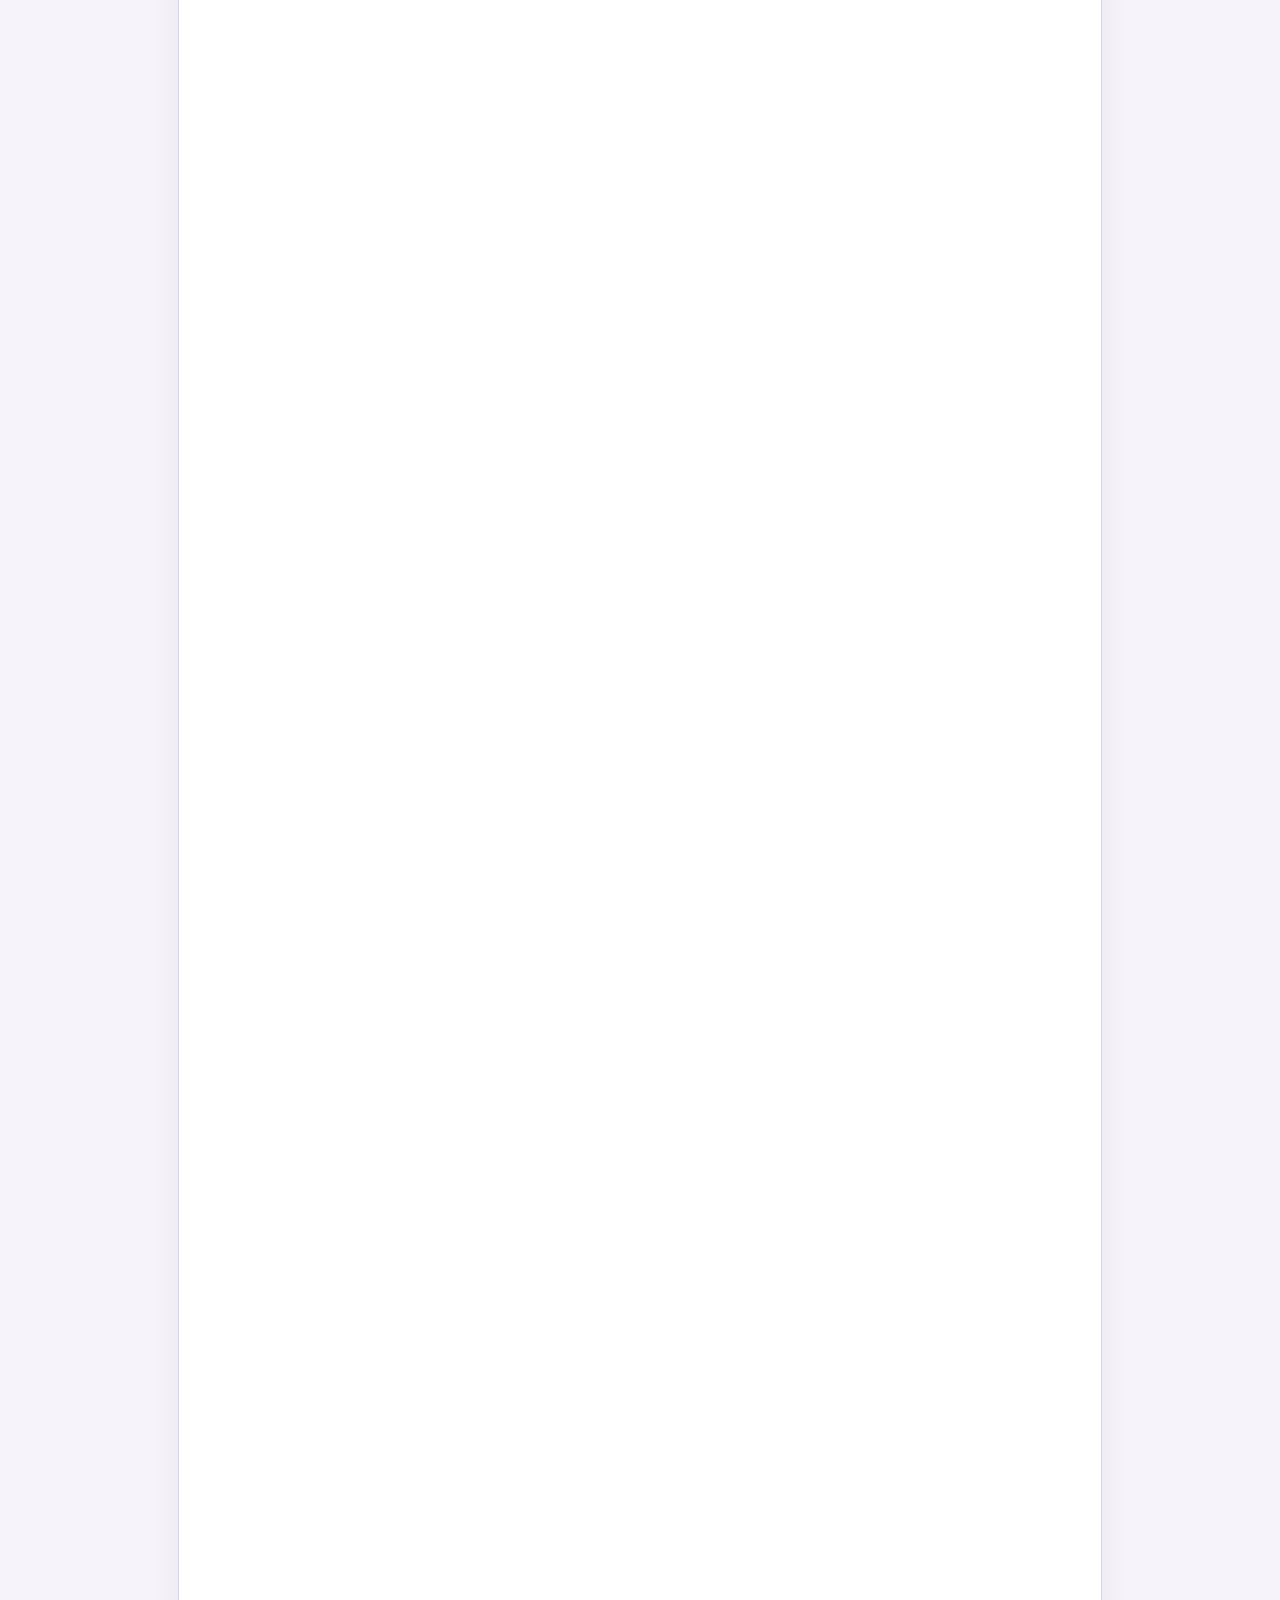
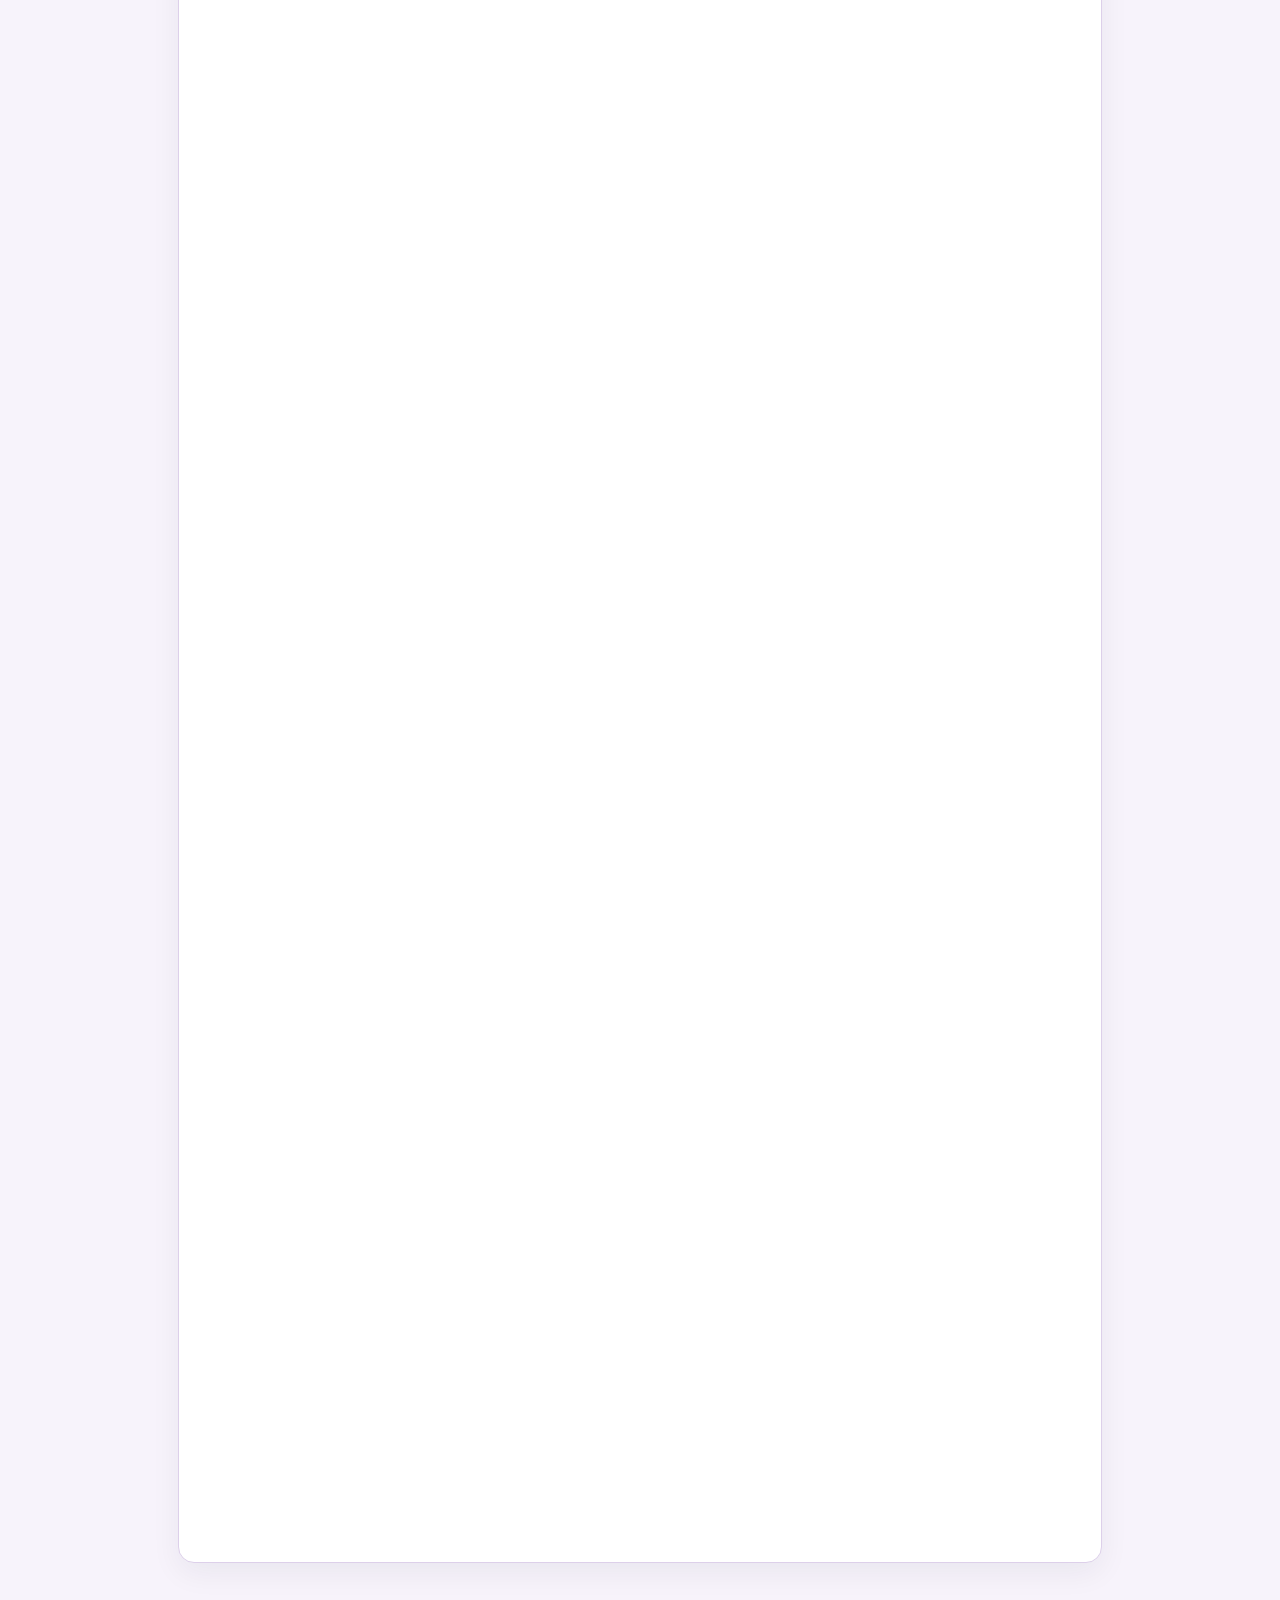
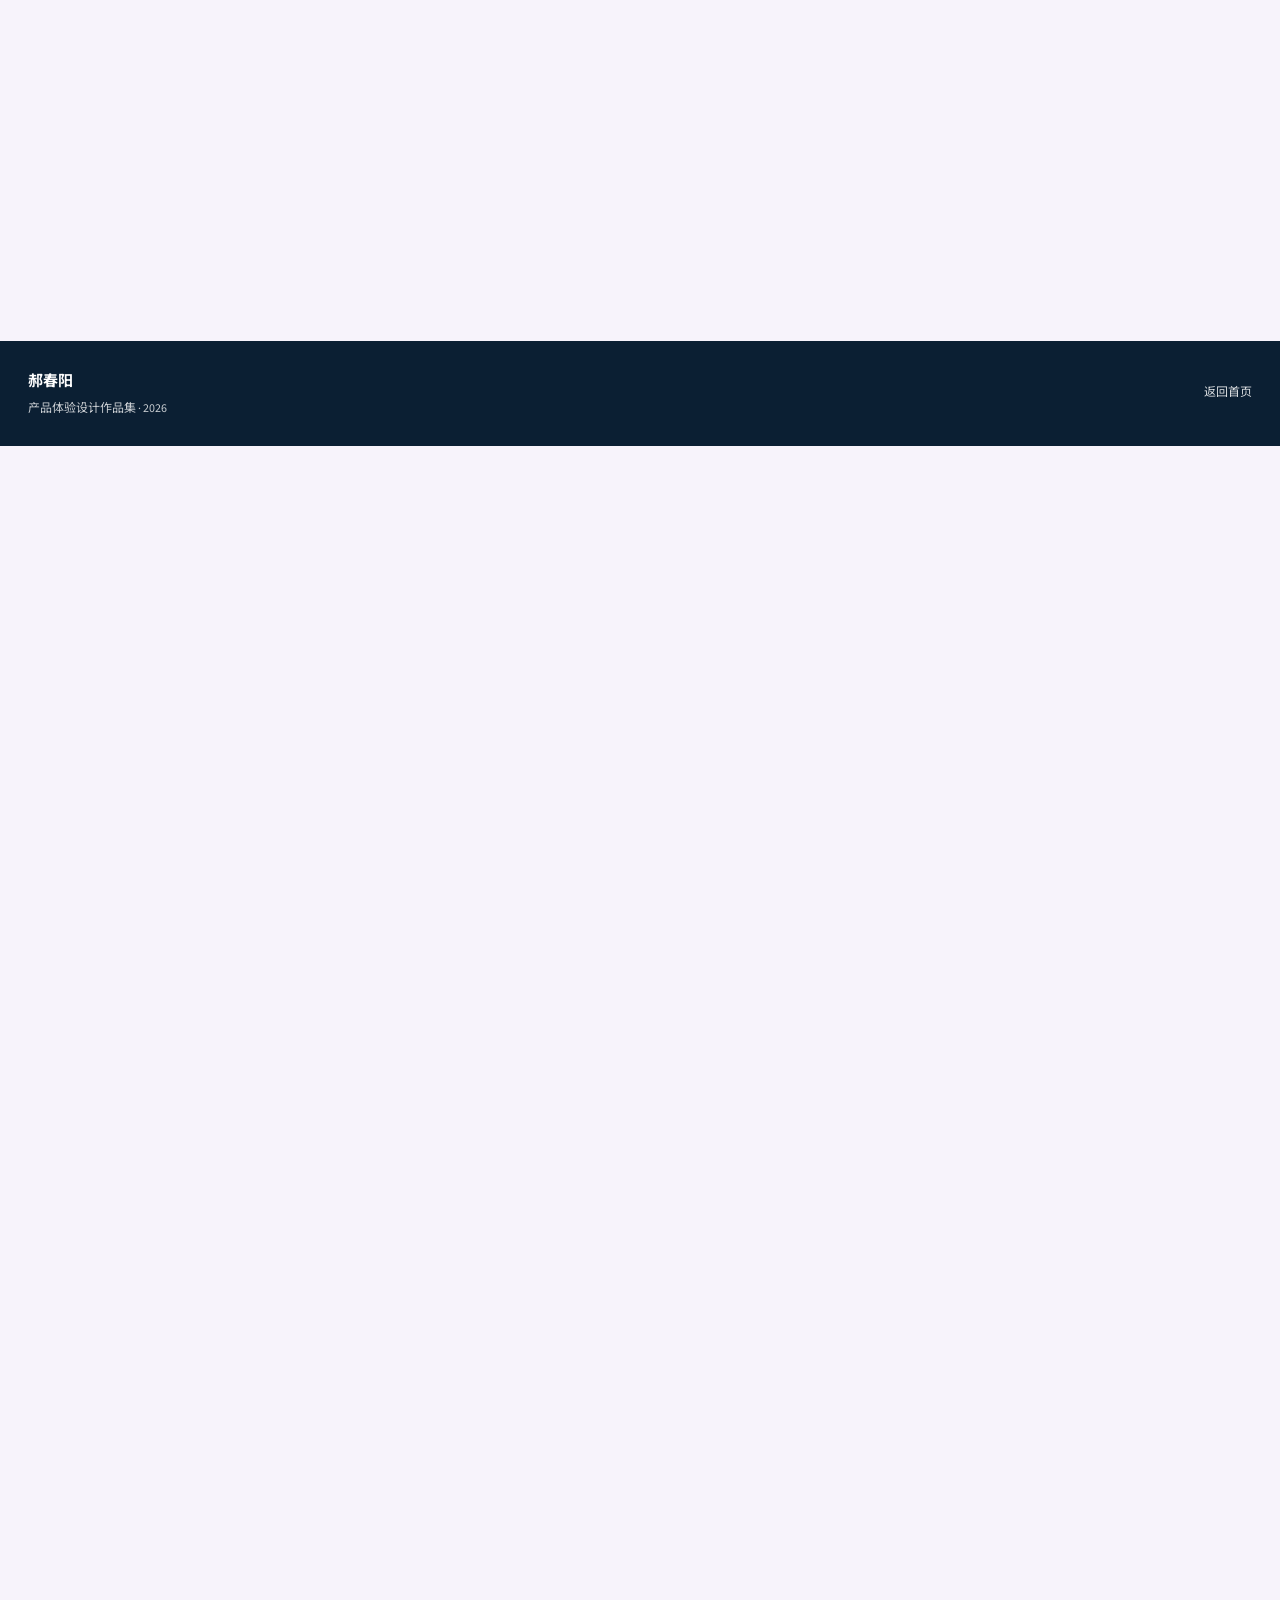
<file: splatoon3.html>
<!DOCTYPE html>
<html lang="zh-CN">
<head>
  <meta charset="UTF-8" />
  <meta name="viewport" content="width=device-width, initial-scale=1" />
  <title>斯普拉遁 3 界面设计 | 郝春阳作品集</title>
  <link rel="preconnect" href="https://fonts.googleapis.com" />
  <link rel="preconnect" href="https://fonts.gstatic.com" crossorigin />
  <link href="https://fonts.googleapis.com/css2?family=Source+Sans+3:ital,wght@0,400;0,500;0,600;0,700;1,600;1,700&family=Noto+Sans+SC:wght@400;500;600;700&display=swap" rel="stylesheet" />
  <link rel="stylesheet" href="assets/portfolio.css?v=20261105a" />
</head>
<body class="tone-game">
  <div class="pf-top"><div class="pf-jump" aria-label="作品直达">
    <a href="fiance-os.html">FIANCE OS</a><span class="dot" aria-hidden="true"></span>
    <a href="finance-app.html">水象钱包</a><span class="dot" aria-hidden="true"></span>
    <a href="health-app.html">健康伙伴</a><span class="dot" aria-hidden="true"></span>
    <a href="xiangcheng.html">襄承品牌</a><span class="dot" aria-hidden="true"></span>
    <a class="on" href="splatoon3.html">斯普拉遁 3</a>
  </div>

  <header class="pf-nav">
    <a class="pf-brand" href="index.html"><b>郝春阳</b><span>斯普拉遁 3</span></a>
    <nav>
      <a href="index.html">首页</a>
      <a class="on" href="#gallery">界面提案</a>
    </nav>
    <a class="pf-cta" href="#gallery">浏览提案</a>
  </header></div>

  <div class="case-top">
    <a class="case-back" href="index.html#works"><i>←</i> 返回作品集</a>
  </div>

  <header class="case-hero">
    <div class="case-hero-copy reveal">
      <p class="eyebrow">游戏 UI · 主色紫 #6B2D9B</p>
      <h1>斯普拉遁 3<br />界面设计</h1>
      <p class="lead">以紫与电光黄为主色：在强动感、高信息量的对战语境里做界面提案，保留墨水色的活力，同时让状态与操作仍然一眼可读。</p>
      <ul class="case-meta">
        <li><b>类型</b>游戏界面 / 提案</li>
        <li><b>产出</b>扉页 · 提案板 · 作品集页</li>
        <li><b>关注</b>节奏 · 可读 · 角色气质</li>
      </ul>
      <div style="margin-top:22px">
        <a class="btn primary" href="#gallery">浏览页面</a>
      </div>
    </div>
    <figure class="case-cover reveal reveal-delay-1">
      <img src="assets/works/splatoon/cover.jpg?v=20261105a" alt="斯普拉遁 3 · 作品提案封面" decoding="async" fetchpriority="high" />
    </figure>
  </header>

  <p class="case-note reveal">游戏界面更容易「热闹过头」。这里的取舍是：用色彩与图形建立世界感，用层级与留白保住对战中真正要读的信息。</p>

  <section class="case-gallery" id="gallery">
    <figure>
      <img src="assets/works/splatoon/cover-lg.jpg?v=20261105a" alt="斯普拉遁 3 扉页" loading="lazy" decoding="async" />
      <figcaption>01 · 作品扉页</figcaption>
    </figure>
    <figure>
      <img src="assets/works/splatoon/proposal.jpg?v=20261105a" alt="斯普拉遁 3 提案" loading="lazy" decoding="async" />
      <figcaption>02 · 界面提案</figcaption>
    </figure>
    <figure>
      <img src="assets/works/splatoon/board.jpg?v=20261105a" alt="斯普拉遁 3 作品集页" loading="lazy" decoding="async" />
      <figcaption>03 · 作品集整合页</figcaption>
    </figure>
  </section>

  <section class="related">
    <h3>继续浏览</h3>
    <div class="related-grid">
      <a href="fiance-os.html"><s>B 端 · 财务 SaaS</s><b>FIANCE OS 工作台</b></a>
      <a href="finance-app.html"><s>C 端 · 金融 App</s><b>水象钱包</b></a>
      <a href="health-app.html"><s>健康 App</s><b>健康伙伴</b></a>
      <a href="xiangcheng.html"><s>品牌视觉</s><b>襄承品牌设计</b></a>
    </div>
  </section>

  <footer class="pf-foot">
    <div><b>郝春阳</b><p style="margin-top:6px">产品体验设计作品集 · 2026</p></div>
    <p><a href="index.html">返回首页</a></p>
  </footer>
  <script src="assets/portfolio.js?v=20261105a" defer></script>
</body>
</html>
</file>
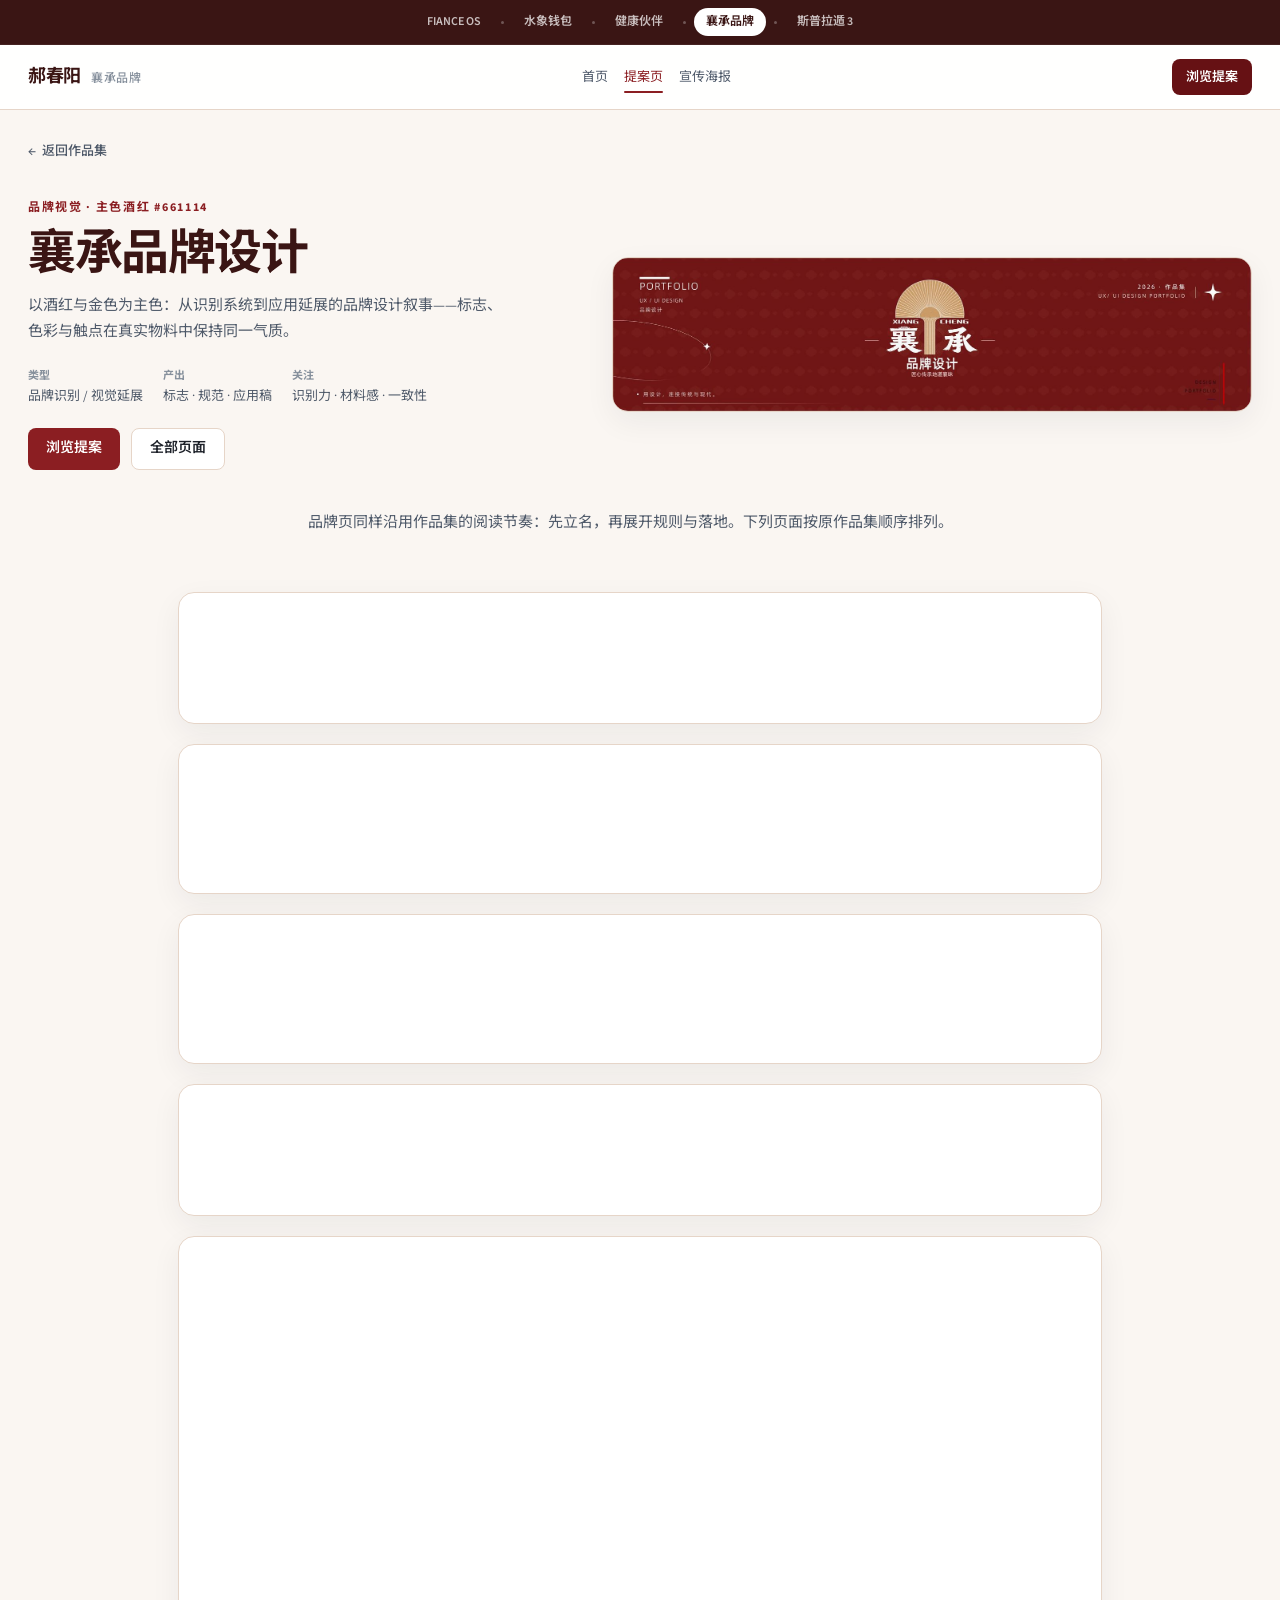
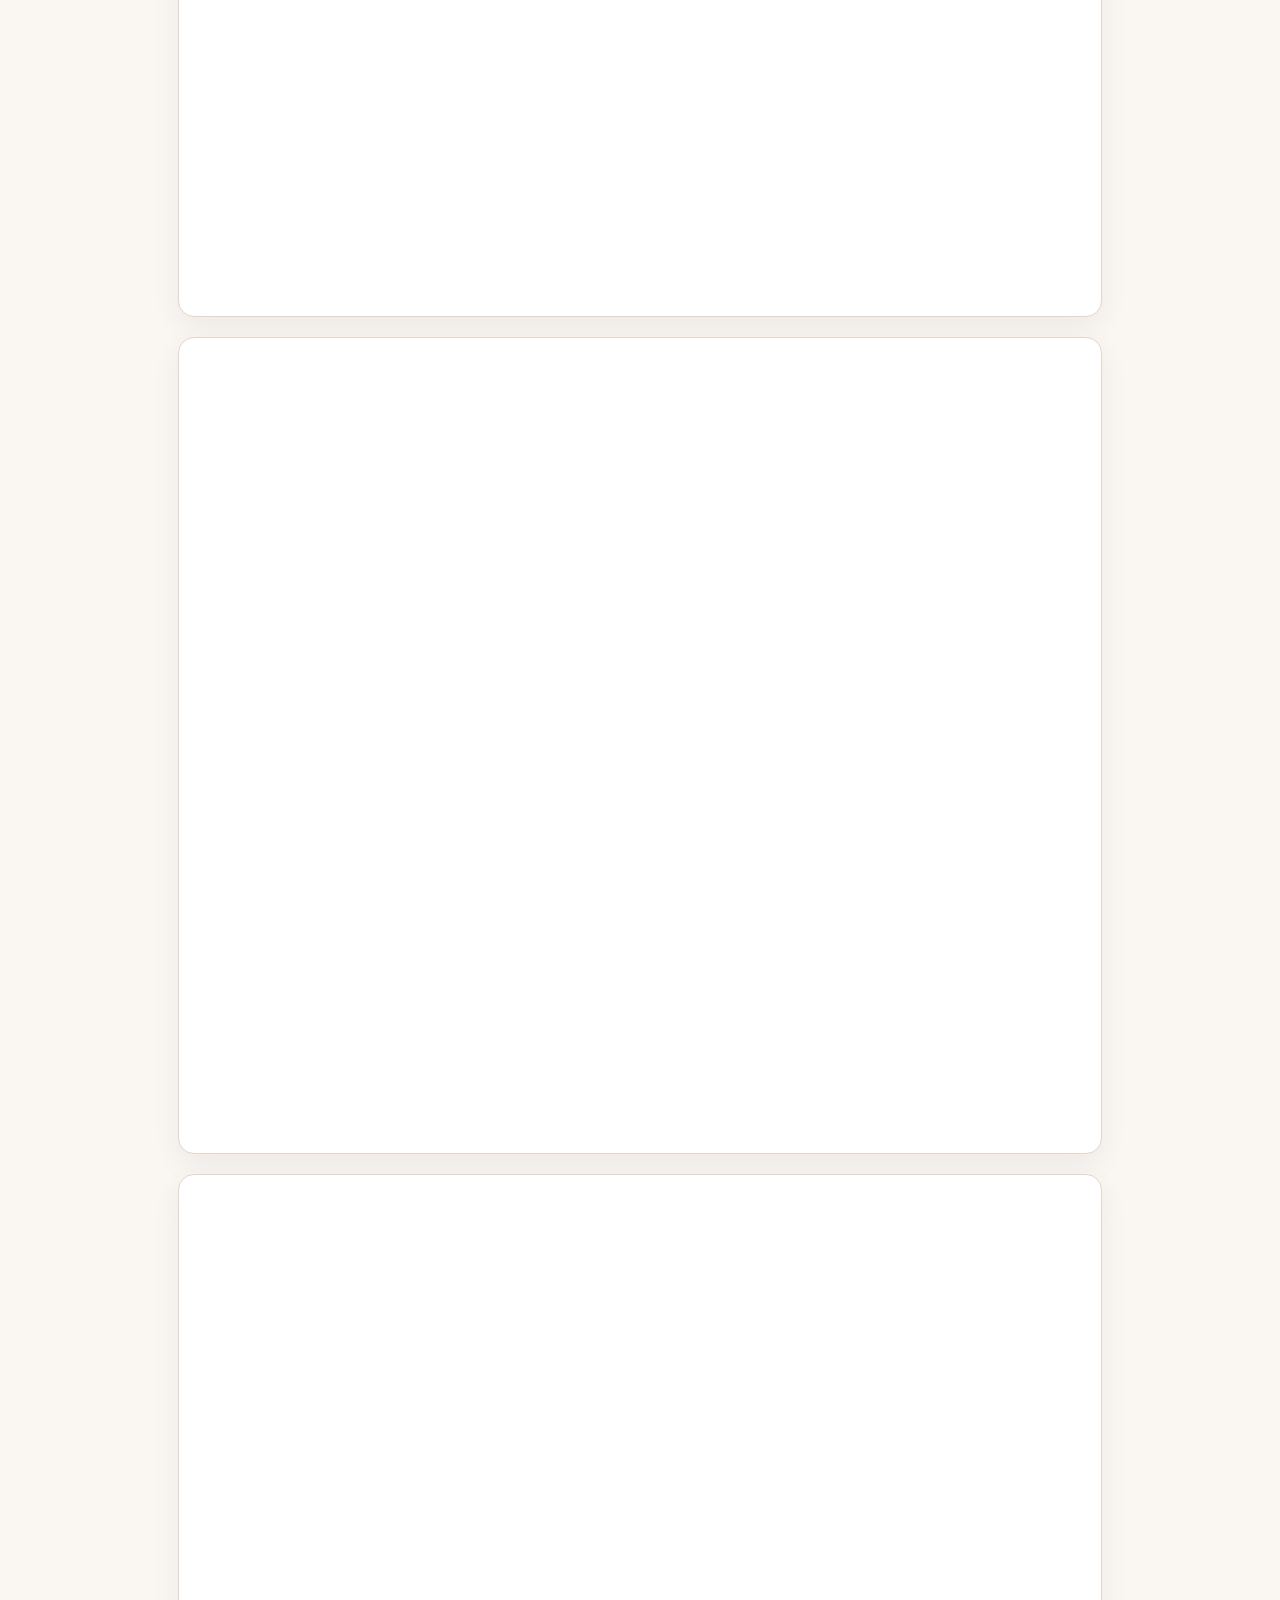
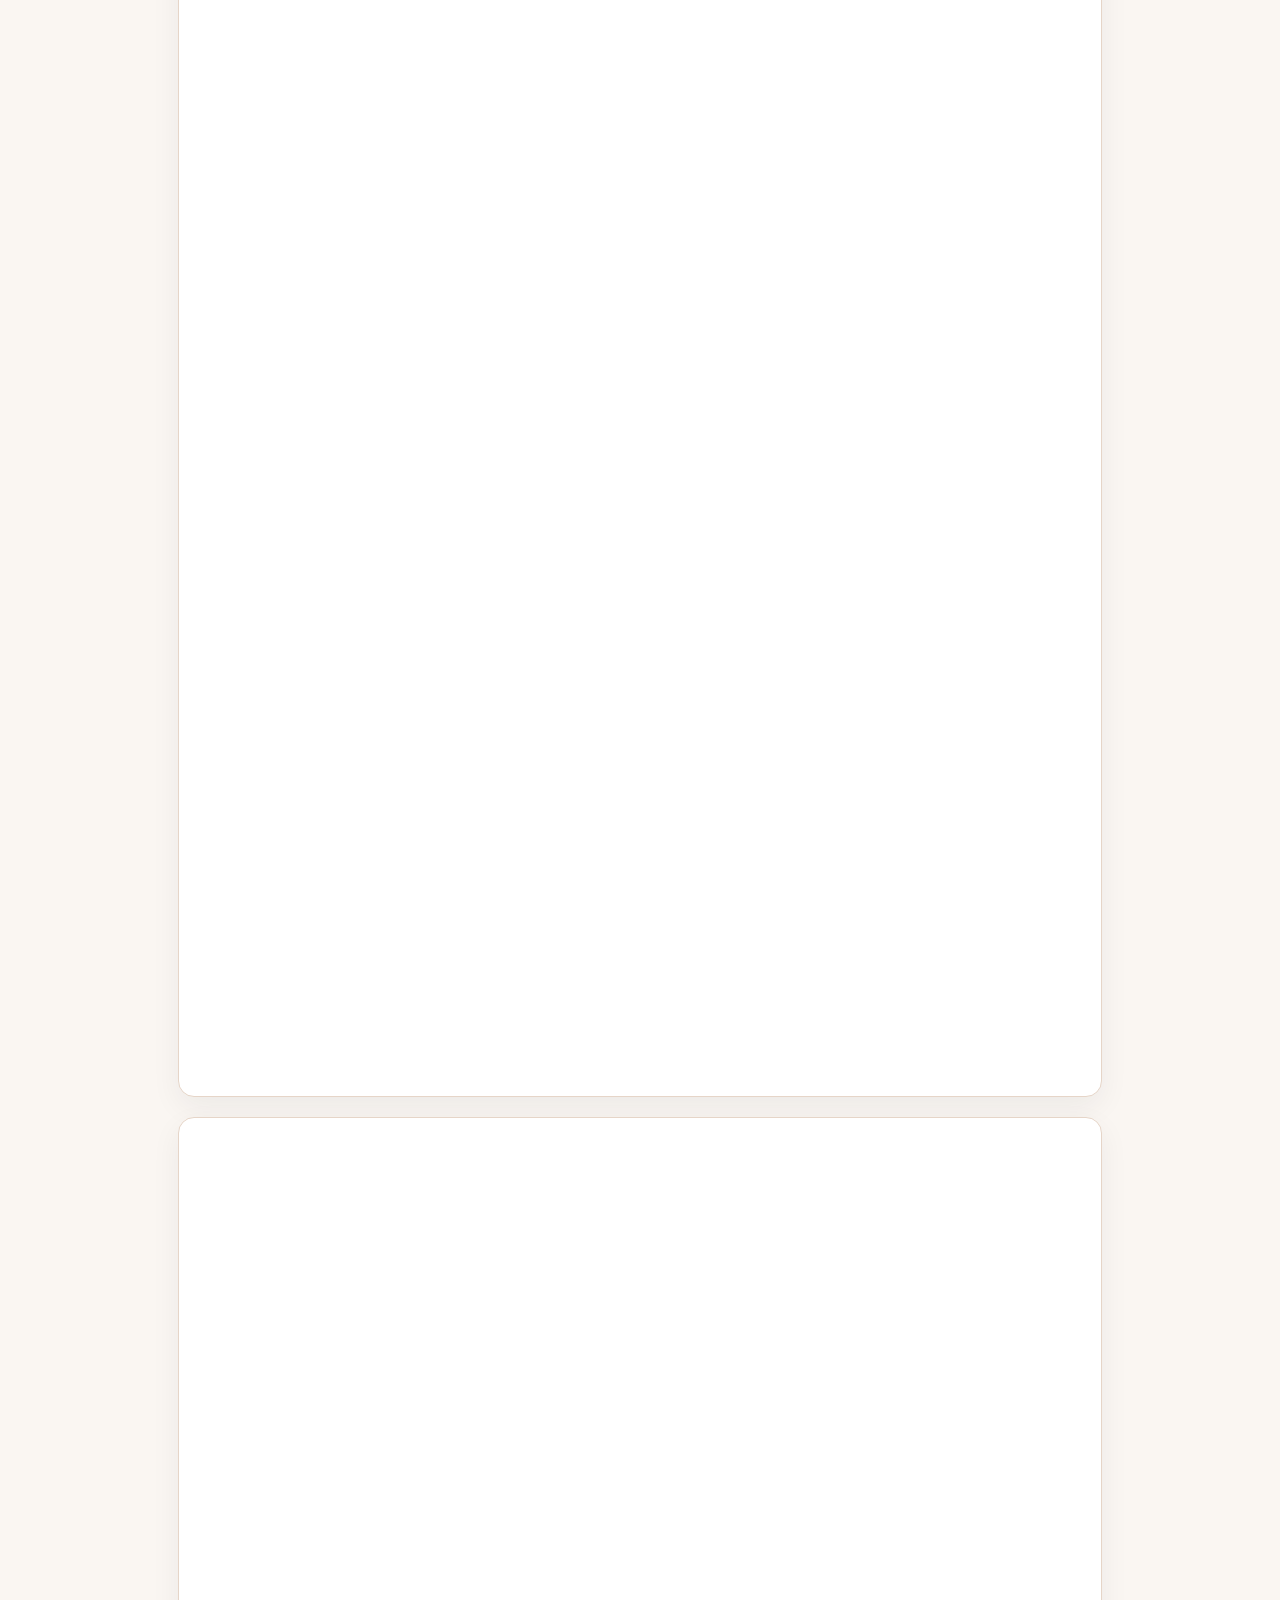
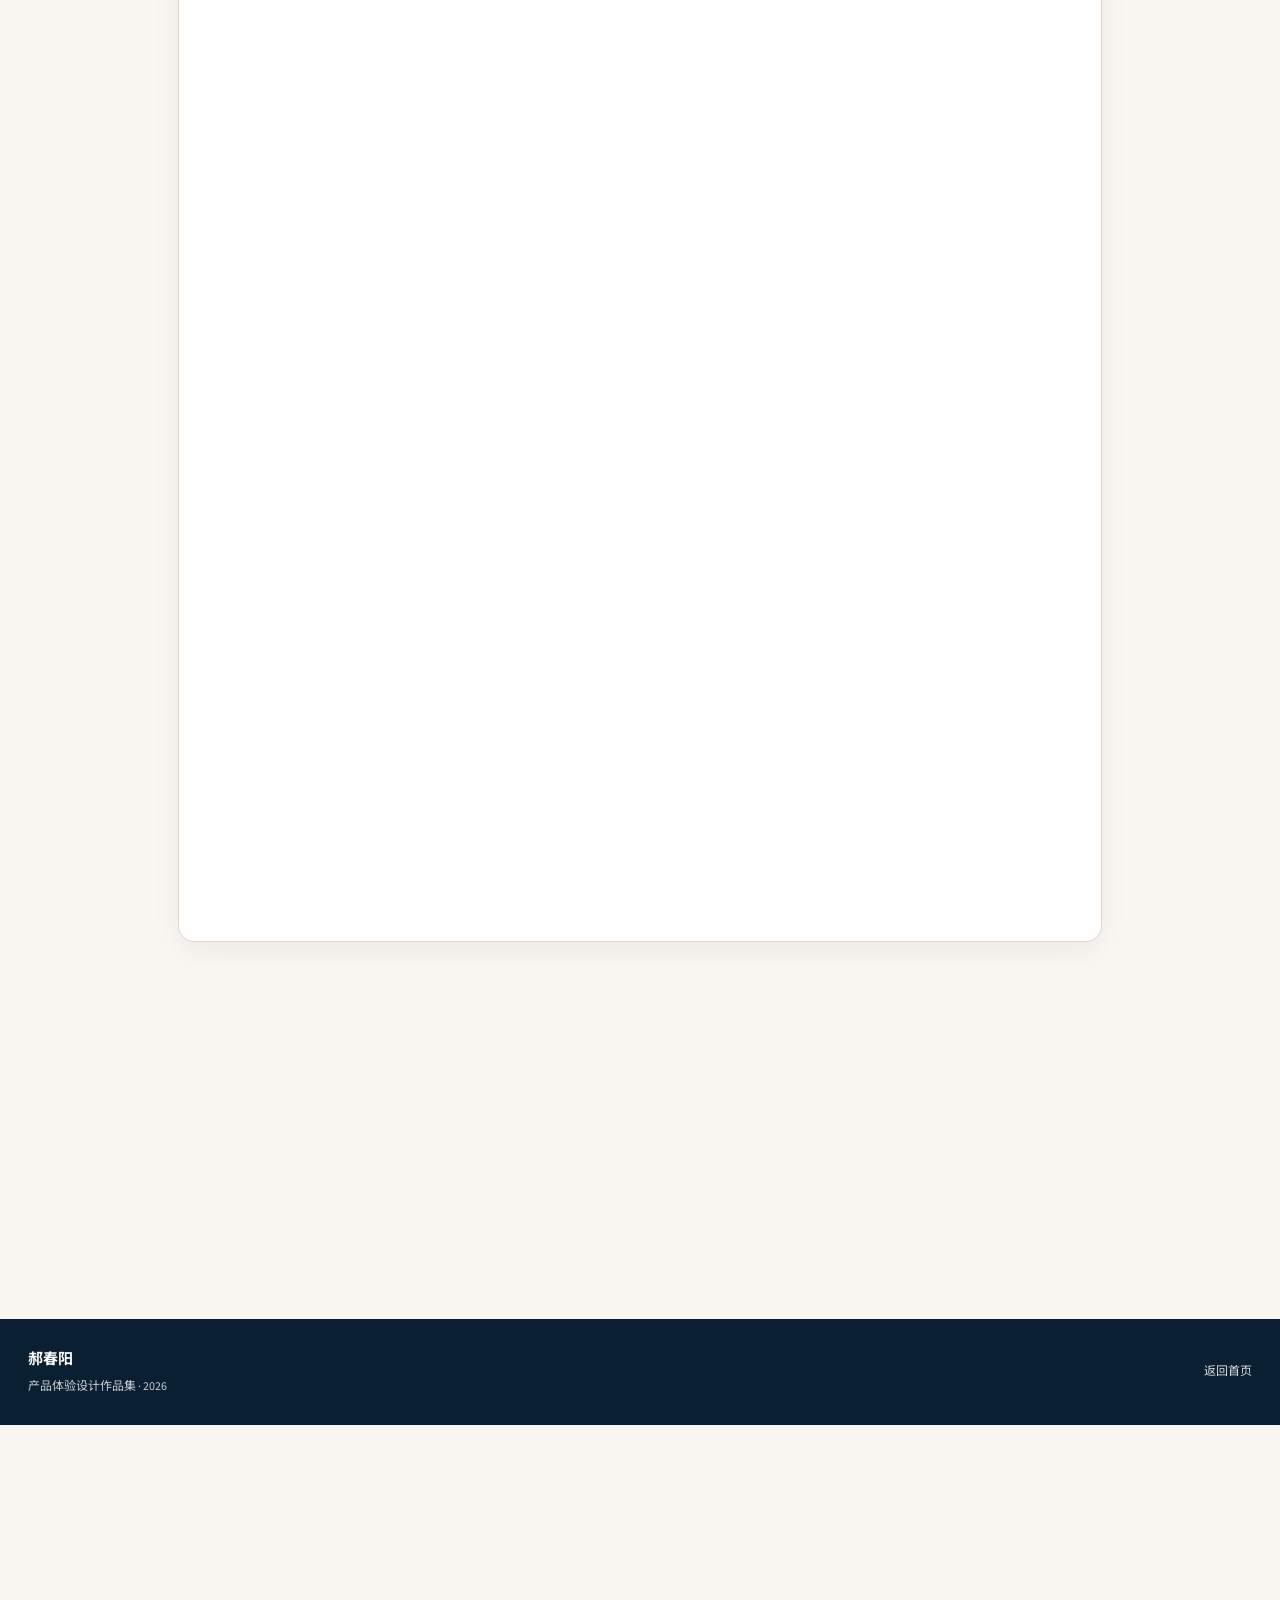
<file: xiangcheng.html>
<!DOCTYPE html>
<html lang="zh-CN">
<head>
  <meta charset="UTF-8" />
  <meta name="viewport" content="width=device-width, initial-scale=1" />
  <title>襄承品牌设计 | 郝春阳作品集</title>
  <link rel="preconnect" href="https://fonts.googleapis.com" />
  <link rel="preconnect" href="https://fonts.gstatic.com" crossorigin />
  <link href="https://fonts.googleapis.com/css2?family=Source+Sans+3:ital,wght@0,400;0,500;0,600;0,700;1,600;1,700&family=Noto+Sans+SC:wght@400;500;600;700&display=swap" rel="stylesheet" />
  <link rel="stylesheet" href="assets/portfolio.css?v=20261105a" />
</head>
<body class="tone-brand">
  <div class="pf-top"><div class="pf-jump" aria-label="作品直达">
    <a href="fiance-os.html">FIANCE OS</a><span class="dot" aria-hidden="true"></span>
    <a href="finance-app.html">水象钱包</a><span class="dot" aria-hidden="true"></span>
    <a href="health-app.html">健康伙伴</a><span class="dot" aria-hidden="true"></span>
    <a class="on" href="xiangcheng.html">襄承品牌</a><span class="dot" aria-hidden="true"></span>
    <a href="splatoon3.html">斯普拉遁 3</a>
  </div>

  <header class="pf-nav">
    <a class="pf-brand" href="index.html"><b>郝春阳</b><span>襄承品牌</span></a>
    <nav>
      <a href="index.html">首页</a>
      <a class="on" href="#gallery">提案页</a>
      <a href="#poster">宣传海报</a>
    </nav>
    <a class="pf-cta" href="#poster">浏览提案</a>
  </header></div>

  <div class="case-top">
    <a class="case-back" href="index.html#works"><i>←</i> 返回作品集</a>
  </div>

  <header class="case-hero">
    <div class="case-hero-copy reveal">
      <p class="eyebrow">品牌视觉 · 主色酒红 #661114</p>
      <h1>襄承品牌设计</h1>
      <p class="lead">以酒红与金色为主色：从识别系统到应用延展的品牌设计叙事——标志、色彩与触点在真实物料中保持同一气质。</p>
      <ul class="case-meta">
        <li><b>类型</b>品牌识别 / 视觉延展</li>
        <li><b>产出</b>标志 · 规范 · 应用稿</li>
        <li><b>关注</b>识别力 · 材料感 · 一致性</li>
      </ul>
      <div style="margin-top:22px">
        <a class="btn primary" href="#poster">浏览提案</a>
        <a class="btn ghost" href="#gallery" style="margin-left:8px">全部页面</a>
      </div>
    </div>
    <figure class="case-cover reveal reveal-delay-1">
      <img src="assets/works/xiangcheng/cover.jpg?v=20261105a" alt="襄承品牌 · 作品提案封面" />
    </figure>
  </header>

  <p class="case-note reveal">品牌页同样沿用作品集的阅读节奏：先立名，再展开规则与落地。下列页面按原作品集顺序排列。</p>

  <section class="case-gallery" id="gallery">
    <figure><img src="assets/works/xiangcheng/p01.jpg" alt="襄承第一页" loading="lazy" /><figcaption>01 · 品牌概述</figcaption></figure>
    <figure><img src="assets/works/xiangcheng/p02.jpg" alt="襄承第二页" loading="lazy" /><figcaption>02 · 标志与造型</figcaption></figure>
    <figure><img src="assets/works/xiangcheng/p03.jpg" alt="襄承第三页" loading="lazy" /><figcaption>03 · 色彩与字体</figcaption></figure>
    <figure><img src="assets/works/xiangcheng/p04.jpg" alt="襄承第四页" loading="lazy" /><figcaption>04 · 辅助图形</figcaption></figure>
    <figure id="poster"><img src="assets/works/xiangcheng/p05.jpg" alt="襄承宣传海报" loading="lazy" /><figcaption>05 · 宣传海报</figcaption></figure>
    <figure><img src="assets/works/xiangcheng/p06.jpg" alt="襄承第六页" loading="lazy" /><figcaption>06 · 触点延展</figcaption></figure>
    <figure><img src="assets/works/xiangcheng/p07.jpg" alt="襄承第七页" loading="lazy" /><figcaption>07 · 场景呈现</figcaption></figure>
    <figure><img src="assets/works/xiangcheng/p08.jpg" alt="襄承第八页" loading="lazy" /><figcaption>08 · 总结</figcaption></figure>
  </section>

  <section class="related">
    <h3>继续浏览</h3>
    <div class="related-grid">
      <a href="fiance-os.html"><s>B 端 · 财务 SaaS</s><b>FIANCE OS 工作台</b></a>
      <a href="finance-app.html"><s>C 端 · 金融 App</s><b>水象钱包</b></a>
      <a href="health-app.html"><s>健康 App</s><b>健康伙伴</b></a>
      <a href="splatoon3.html"><s>游戏 UI</s><b>斯普拉遁 3 界面</b></a>
    </div>
  </section>

  <footer class="pf-foot">
    <div><b>郝春阳</b><p style="margin-top:6px">产品体验设计作品集 · 2026</p></div>
    <p><a href="index.html">返回首页</a></p>
  </footer>
  <script src="assets/portfolio.js?v=20261105a" defer></script>
</body>
</html>
</file>
<file: assets/portfolio.css>
:root {
  --blue: #1f6feb;
  --blue-deep: #0f3f8c;
  --blue-soft: #e8f1ff;
  --orange: #f07a28;
  --navy: #14233b;
  --text: #1d2129;
  --text-2: #4e5969;
  --text-3: #86909c;
  --bg: #f3f6fb;
  --bg-alt: #eaf0f8;
  --card: #ffffff;
  --border: #e5eaf2;
  --shadow: 0 10px 30px rgba(20, 35, 59, 0.06);
  --radius: 14px;
  --sans: "Source Sans 3", "Noto Sans SC", "PingFang SC", "Microsoft YaHei", sans-serif;
  --ease: cubic-bezier(0.22, 1, 0.36, 1);
}

* { box-sizing: border-box; margin: 0; padding: 0; }
html { scroll-behavior: smooth; }
@media (max-width: 980px), (prefers-reduced-motion: reduce) {
  html { scroll-behavior: auto; }
}
.pf-section,
.section,
.case-gallery figure,
.page-gallery figure,
.related {
  content-visibility: auto;
  contain-intrinsic-size: 1px 720px;
}
body {
  font-family: var(--sans);
  color: var(--text);
  background: var(--bg);
  line-height: 1.55;
  -webkit-font-smoothing: antialiased;
}
img { max-width: 100%; display: block; }
a { color: inherit; text-decoration: none; }
button { font-family: inherit; cursor: pointer; }
em { font-style: normal; color: var(--orange); }

/* ——— Shared nav ——— */
.pf-jump {
  display: flex; align-items: center; justify-content: center; gap: 8px;
  flex-wrap: wrap;
  padding: 8px 16px;
  background: var(--navy);
  border-bottom: 1px solid rgba(255,255,255,0.06);
}
.pf-top {
  position: sticky; top: 0; z-index: 50;
}
.pf-jump a {
  height: 28px; padding: 0 12px; border-radius: 999px;
  display: inline-flex; align-items: center;
  font-size: 12px; font-weight: 600; color: rgba(255,255,255,0.72);
  transition: background .15s, color .15s, transform .1s;
}
.pf-jump a:hover { background: rgba(255,255,255,0.1); color: #fff; }
.pf-jump a.on { background: #fff; color: var(--navy); }
.pf-jump a:focus-visible { outline: 2px solid #69b1ff; outline-offset: 2px; }
.pf-jump .dot { width: 3px; height: 3px; border-radius: 50%; background: rgba(255,255,255,0.28); }

.pf-nav {
  display: flex; align-items: center; justify-content: space-between; gap: 16px;
  padding: 14px 28px;
  background: rgba(255,255,255,0.92);
  backdrop-filter: blur(12px);
  border-bottom: 1px solid var(--border);
}
.pf-brand {
  display: flex; align-items: baseline; gap: 10px;
  font-weight: 700; letter-spacing: -0.02em;
}
.pf-brand b { font-size: 18px; color: var(--navy); }
.pf-brand span { font-size: 12px; color: var(--text-3); font-weight: 500; letter-spacing: 0.06em; }
.pf-nav nav { display: flex; gap: 16px; font-size: 13px; color: var(--text-2); flex-wrap: wrap; }
.pf-nav nav a { position: relative; padding: 4px 0; transition: color .2s; white-space: nowrap; }
.pf-nav nav a:hover,
.pf-nav nav a.on { color: var(--blue); }
.pf-nav nav a.on::after {
  content: ""; position: absolute; left: 0; right: 0; bottom: -2px;
  height: 2px; background: var(--blue); border-radius: 2px;
}
.pf-cta {
  height: 36px; padding: 0 14px; border-radius: 8px;
  background: var(--navy); color: #fff; font-size: 13px; font-weight: 600;
  display: inline-flex; align-items: center; flex-shrink: 0;
  transition: background .15s, transform .1s, box-shadow .15s;
}
.pf-cta:hover { background: var(--blue-deep); }
.pf-cta:active { transform: translateY(1px); }
.pf-cta:focus-visible { outline: 2px solid var(--blue); outline-offset: 2px; }

/* ——— Portfolio hero ——— */
.pf-hero {
  position: relative;
  min-height: min(88vh, 760px);
  display: grid; align-items: end;
  padding: 48px 28px 56px;
  max-width: 1280px; margin: 0 auto;
  overflow: hidden;
}
.pf-hero::before {
  content: "";
  position: absolute; inset: -10% -5% auto auto;
  width: min(70vw, 720px); height: min(70vw, 720px);
  background:
    radial-gradient(circle at 30% 40%, rgba(31,111,235,0.16), transparent 55%),
    radial-gradient(circle at 70% 60%, rgba(240,122,40,0.10), transparent 50%);
  pointer-events: none; z-index: 0;
}
.pf-hero-inner { position: relative; z-index: 1; max-width: 720px; }
.pf-hero .kicker {
  color: var(--blue); font-size: 12px; font-weight: 700;
  letter-spacing: 0.14em; margin-bottom: 14px;
}
.pf-hero h1 {
  font-size: clamp(52px, 9vw, 88px);
  line-height: 0.98; letter-spacing: -0.04em;
  color: var(--navy); margin-bottom: 12px;
}
.pf-hero h1 em {
  display: block; font-style: italic; font-weight: 700;
  color: var(--blue-deep); font-size: 0.42em;
  letter-spacing: -0.02em; margin-top: 8px;
}
.pf-hero-lead {
  margin-top: 18px; font-size: 17px; color: var(--text-2);
  max-width: 520px; line-height: 1.7;
}
.pf-hero-actions { display: flex; gap: 10px; margin-top: 28px; flex-wrap: wrap; }
.btn {
  display: inline-flex; align-items: center; justify-content: center;
  height: 42px; padding: 0 18px; border-radius: 8px;
  font-size: 14px; font-weight: 600; border: 0;
  transition: background .15s, border-color .15s, color .15s, transform .1s;
}
.btn.primary { background: var(--blue); color: #fff; }
.btn.primary:hover { background: var(--blue-deep); }
.btn.primary:active { filter: brightness(0.92); transform: translateY(1px); }
.btn.ghost { background: #fff; border: 1px solid var(--border); color: var(--text); }
.btn.ghost:hover { border-color: var(--blue); color: var(--blue-deep); background: var(--blue-soft); }
.btn.ghost:active { transform: translateY(1px); background: color-mix(in srgb, var(--blue-soft) 80%, var(--blue) 20%); }
.btn:focus-visible { outline: 2px solid var(--blue); outline-offset: 2px; }
.btn:focus-visible { outline: 2px solid #69b1ff; outline-offset: 2px; }

.pf-hero-meta {
  list-style: none; display: flex; gap: 28px; flex-wrap: wrap;
  margin-top: 36px; font-size: 13px; color: var(--text-2);
}
.pf-hero-meta b {
  display: block; color: var(--text-3); font-size: 11px;
  margin-bottom: 2px; font-weight: 600; letter-spacing: 0.04em;
}

/* ——— Sections ——— */
.pf-section {
  padding: 64px 28px;
  max-width: 1280px; margin: 0 auto;
}
.pf-section.alt {
  max-width: none;
  background: linear-gradient(180deg, var(--bg-alt), var(--bg));
  padding-left: max(28px, calc((100% - 1280px) / 2 + 28px));
  padding-right: max(28px, calc((100% - 1280px) / 2 + 28px));
}
.pf-head { margin-bottom: 28px; max-width: 640px; }
.pf-head .eyebrow {
  color: var(--blue); font-size: 12px; font-weight: 700;
  letter-spacing: 0.14em; margin-bottom: 8px;
}
.pf-head h2 {
  font-size: clamp(28px, 4vw, 36px);
  letter-spacing: -0.02em; margin-bottom: 8px; color: var(--navy);
}
.pf-head p { color: var(--text-2); font-size: 15px; line-height: 1.7; }

/* ——— Work grid (interaction containers) ——— */
.work-grid {
  display: grid;
  grid-template-columns: 1.15fr 1fr;
  gap: 16px;
}
.work-item {
  position: relative;
  display: block;
  border: 0; background: none; text-align: left;
  border-radius: 18px; overflow: hidden;
  isolation: isolate;
  transform: translateY(0);
  transition: transform .35s var(--ease), box-shadow .35s var(--ease);
  box-shadow: var(--shadow);
  outline: 1px solid var(--border);
}
.work-item:hover { transform: translateY(-4px); box-shadow: 0 18px 40px rgba(20,35,59,0.12); }
.work-item:active { transform: translateY(-1px); }
.work-item:focus-visible { outline: 2px solid #69b1ff; outline-offset: 3px; }
.work-item.featured { grid-row: span 2; min-height: 520px; }
.work-item .thumb {
  position: absolute; inset: 0;
  background: #dce6f2 center/cover no-repeat;
  transition: transform .55s var(--ease);
}
.work-item:hover .thumb { transform: scale(1.04); }
.work-item .veil {
  position: absolute; inset: 0;
  background: linear-gradient(180deg, transparent 35%, rgba(11,31,51,0.82) 100%);
  z-index: 1;
}
.work-item .body {
  position: absolute; left: 0; right: 0; bottom: 0; z-index: 2;
  padding: 22px 22px 24px; color: #fff;
}
.work-item .tag {
  display: inline-flex; align-items: center; height: 22px; padding: 0 8px;
  border-radius: 4px; font-size: 11px; font-weight: 600;
  background: rgba(255,255,255,0.16); backdrop-filter: blur(6px);
  margin-bottom: 10px;
}
.work-item h3 {
  font-size: 22px; letter-spacing: -0.02em; margin-bottom: 6px;
}
.work-item.featured h3 { font-size: clamp(26px, 3vw, 34px); }
.work-item p { font-size: 13px; color: rgba(255,255,255,0.78); line-height: 1.55; max-width: 36em; }
.work-item .go {
  display: inline-flex; align-items: center; gap: 6px;
  margin-top: 14px; font-size: 13px; font-weight: 600;
  color: #fff;
}
.work-item .go i { font-style: normal; transition: transform .2s var(--ease); }
.work-item:hover .go i { transform: translateX(4px); }

.work-item.compact { min-height: 248px; }
.work-stack {
  display: grid;
  grid-template-columns: 1fr 1fr;
  gap: 16px;
}
@media (max-width: 720px) {
  .work-stack { grid-template-columns: 1fr; }
}

/* Accent tints per work (subtle) */
.work-item[data-tone="finance"] .tag { background: rgba(31,111,235,0.35); }
.work-item[data-tone="brand"] .tag { background: rgba(180,120,60,0.4); }
.work-item[data-tone="game"] .tag { background: rgba(20,160,140,0.4); }
.work-item[data-tone="b"] .tag { background: rgba(240,122,40,0.35); }
.work-item[data-tone="health"] .tag { background: rgba(123,184,0,0.45); }

/* ——— About strip ——— */
.about-strip {
  display: grid; grid-template-columns: 1.2fr 1fr; gap: 28px; align-items: start;
}
.about-strip h3 { font-size: 22px; color: var(--navy); margin-bottom: 10px; letter-spacing: -0.02em; }
.about-strip p { color: var(--text-2); font-size: 15px; line-height: 1.75; }
.about-points { list-style: none; display: grid; gap: 12px; }
.about-points li {
  padding: 14px 16px; background: #fff; border: 1px solid var(--border);
  border-radius: 12px; font-size: 14px; color: var(--text-2);
}
.about-points b { display: block; color: var(--navy); margin-bottom: 4px; font-size: 14px; }

/* ——— Work case page ——— */
.case-top {
  max-width: 1280px; margin: 0 auto;
  padding: 28px 28px 8px;
}
.case-back {
  display: inline-flex; align-items: center; gap: 6px;
  font-size: 13px; color: var(--text-2); font-weight: 500;
  margin-bottom: 18px; transition: color .15s;
}
.case-back:hover { color: var(--blue); }
.case-back i { font-style: normal; }
.case-hero {
  display: grid; grid-template-columns: 1fr 1.15fr; gap: 28px;
  align-items: center;
  max-width: 1280px; margin: 0 auto;
  padding: 12px 28px 40px;
}
.case-hero-copy .eyebrow {
  color: var(--blue); font-size: 12px; font-weight: 700;
  letter-spacing: 0.14em; margin-bottom: 10px;
}
.case-hero-copy h1 {
  font-size: clamp(32px, 5vw, 48px);
  letter-spacing: -0.03em; color: var(--navy); line-height: 1.1;
  margin-bottom: 12px;
}
.case-hero-copy .lead {
  color: var(--text-2); font-size: 15px; line-height: 1.75; max-width: 480px;
}
.case-meta {
  list-style: none; display: flex; gap: 20px; flex-wrap: wrap;
  margin-top: 22px; font-size: 13px; color: var(--text-2);
}
.case-meta b { display: block; color: var(--text-3); font-size: 11px; margin-bottom: 2px; }
.case-cover {
  border-radius: 16px; overflow: hidden;
  border: 1px solid var(--border); background: #fff;
  box-shadow: var(--shadow);
}

.case-gallery {
  display: grid; gap: 20px;
  max-width: 980px; margin: 0 auto;
  padding: 8px 28px 56px;
}
.case-gallery figure {
  background: #fff; border: 1px solid var(--border);
  border-radius: 16px; overflow: hidden; box-shadow: var(--shadow);
  opacity: 0; transform: translateY(18px);
  transition: opacity .55s var(--ease), transform .55s var(--ease);
  scroll-margin-top: 96px;
}
#poster { scroll-margin-top: 96px; }
.case-gallery figure.in {
  opacity: 1; transform: translateY(0);
}
.case-gallery figcaption {
  padding: 12px 16px; font-size: 13px; color: var(--text-2);
  border-top: 1px solid var(--border);
}
.case-gallery img { width: 100%; }

.case-note {
  max-width: 720px; margin: 0 auto 48px;
  padding: 0 28px;
  color: var(--text-2); font-size: 15px; line-height: 1.75;
}

.related {
  max-width: 1280px; margin: 0 auto;
  padding: 24px 28px 64px;
}
.related h3 {
  font-size: 18px; color: var(--navy); margin-bottom: 14px; letter-spacing: -0.02em;
}
.related-grid {
  display: grid; grid-template-columns: repeat(3, 1fr); gap: 12px;
}
.related a {
  display: block; padding: 16px;
  background: #fff; border: 1px solid var(--border); border-radius: 12px;
  transition: border-color .15s, transform .15s, background .15s;
}
.related a:hover { border-color: #91caff; background: #f7faff; transform: translateY(-2px); }
.related a s {
  display: block; text-decoration: none; font-size: 11px;
  color: var(--text-3); margin-bottom: 4px; letter-spacing: 0.06em;
}
.related a b { font-size: 14px; color: var(--navy); font-weight: 600; }

/* Work-specific brand tones (drive page chrome) */
body.tone-finance {
  --blue: #ff7034;
  --blue-deep: #e85a1f;
  --blue-soft: #fff1e8;
  --orange: #ff8533;
  --navy: #3b2418;
  --bg: #fff8f3;
  --bg-alt: #ffefe4;
  --border: #f0ddd0;
}
body.tone-brand {
  --blue: #8b1e22;
  --blue-deep: #661114;
  --blue-soft: #f7ebe6;
  --orange: #c9a066;
  --navy: #3a1514;
  --bg: #faf6f2;
  --bg-alt: #f3e8e0;
  --border: #e6d5c8;
}
body.tone-game {
  --blue: #6b2d9b;
  --blue-deep: #4a1d72;
  --blue-soft: #f3e9fb;
  --orange: #f0c400;
  --navy: #1c1230;
  --bg: #f7f3fb;
  --bg-alt: #efe6f8;
  --border: #ddd0ea;
}
body.tone-b {
  --blue: #1f6feb;
  --blue-deep: #0f3f8c;
  --blue-soft: #e8f1ff;
  --orange: #f07a28;
  --navy: #14233b;
}
body.tone-health {
  --blue: #9fd400;
  --blue-deep: #5a8a00;
  --blue-soft: #f4ffe0;
  --orange: #ff8a3d;
  --navy: #1f2a12;
  --bg: #f7fbef;
  --bg-alt: #eef8dc;
  --border: #d7e8b8;
}

body.tone-finance .pf-jump { background: #3b2418; }
body.tone-brand .pf-jump { background: #3a1514; }
body.tone-game .pf-jump { background: #1c1230; }
body.tone-health .pf-jump { background: #1f2a12; }
body.tone-finance .pf-cta { background: var(--blue); }
body.tone-brand .pf-cta { background: var(--blue-deep); }
body.tone-game .pf-cta { background: var(--blue); color: #fff; }
body.tone-health .pf-cta { background: #7bb800; color: #fff; }
body.tone-finance .pf-cta:hover { background: #ff8533; box-shadow: 0 6px 16px rgba(255,112,52,0.28); }
body.tone-brand .pf-cta:hover { background: #8b1e22; box-shadow: 0 6px 16px rgba(102,17,20,0.22); }
body.tone-game .pf-cta:hover { background: #4a1d72; box-shadow: 0 0 0 2px var(--orange); }
body.tone-health .pf-cta:hover { background: #6aa000; box-shadow: 0 6px 16px rgba(159,212,0,0.35); }
body.tone-finance .btn.primary:hover { background: #ff8533; box-shadow: 0 8px 18px rgba(255,112,52,0.25); }
body.tone-brand .btn.primary:hover { background: #8b1e22; box-shadow: 0 8px 18px rgba(102,17,20,0.2); }
body.tone-game .btn.primary:hover { background: #4a1d72; box-shadow: 0 0 0 2px var(--orange); }
body.tone-health .btn.primary { background: #7bb800; }
body.tone-health .btn.primary:hover { background: #6aa000; box-shadow: 0 8px 18px rgba(159,212,0,0.28); }
body.tone-b .pf-cta:hover { background: #1f6feb; }
body.tone-b .btn.primary:hover { background: #1558c7; }

/* ——— Phone prototype demo ——— */
.proto-demo {
  display: grid;
  grid-template-columns: 280px 1fr;
  gap: 28px;
  align-items: start;
  max-width: 1100px;
  margin: 0 auto;
  padding: 8px 28px 48px;
}
.proto-rail {
  position: sticky;
  top: 88px;
  max-height: calc(100vh - 110px);
  overflow: auto;
  padding-right: 4px;
}
.proto-rail h3 {
  font-size: 15px; color: var(--navy); margin-bottom: 6px;
}
.proto-rail p {
  font-size: 13px; color: var(--text-2); line-height: 1.6; margin-bottom: 14px;
}
.proto-steps {
  list-style: none; display: grid; gap: 8px;
}
.proto-steps button {
  width: 100%; text-align: left;
  border: 1px solid var(--border); background: #fff;
  border-radius: 10px; padding: 10px 12px;
  display: grid; gap: 2px;
  transition: border-color .15s, background .15s, transform .1s;
}
.proto-steps button s {
  text-decoration: none; font-size: 11px; color: var(--text-3);
}
.proto-steps button b {
  font-size: 13px; color: var(--navy); font-weight: 600;
}
.proto-steps button:hover { border-color: var(--blue); background: var(--blue-soft); }
.proto-steps button.on {
  border-color: var(--blue); background: var(--blue-soft);
  box-shadow: 0 0 0 2px color-mix(in srgb, var(--blue) 18%, transparent);
}
.proto-steps button:active { transform: translateY(1px); }
.proto-steps button:focus-visible { outline: 2px solid var(--blue); outline-offset: 2px; }

.proto-stage {
  display: flex; flex-direction: column; align-items: center; gap: 14px;
}
.phone-shell {
  width: min(100%, 420px);
  background: #1a1a1a;
  border-radius: 42px;
  padding: 11px;
  box-shadow: 0 24px 50px rgba(20, 35, 59, 0.18);
}
.phone-screen {
  position: relative;
  border-radius: 32px;
  overflow: hidden;
  background: #f5f5f5;
  aspect-ratio: 390 / 844;
  container-type: size;
}
.phone-screen > img {
  width: 100%;
  height: 100%;
  object-fit: cover;
  object-position: center top;
  display: block;
  image-rendering: -webkit-optimize-contrast;
}
/* 健康伙伴原型图均为 585×1266：画布比例与铺满一致，热区百分比不偏移 */
.tone-health .phone-screen {
  aspect-ratio: 585 / 1266;
}
.tone-health .phone-screen > img {
  object-fit: fill;
  object-position: center top;
}
.case-cover img {
  width: 100%;
  height: auto;
  image-rendering: -webkit-optimize-contrast;
}
.phone-hotspot {
  position: absolute; border: 0; padding: 0; margin: 0;
  background: transparent; cursor: pointer;
  border-radius: 12px;
  z-index: 2;
  transition: box-shadow .15s, background .15s;
}
.phone-hotspot:hover,
.phone-hotspot:focus-visible {
  background: color-mix(in srgb, var(--blue) 14%, transparent);
  box-shadow: inset 0 0 0 2px var(--blue);
  outline: none;
}
.phone-hotspot:active {
  background: color-mix(in srgb, var(--blue) 24%, transparent);
}
.phone-hotspot.is-on {
  box-shadow: inset 0 0 0 2px #7a5cff;
  background: color-mix(in srgb, #7a5cff 16%, transparent);
}
/* 健康伙伴：热区默认透明，不出现绿色/调试色块 */
.tone-health .phone-hotspot,
.tone-health .phone-hotspot:hover,
.tone-health .phone-hotspot:focus-visible,
.tone-health .phone-hotspot:active,
.tone-health .phone-hotspot.is-on {
  background: transparent !important;
  box-shadow: none !important;
  outline: none !important;
}
.tone-health .phone-hotspot::after {
  content: none !important;
  display: none !important;
}

/* Hotspots — percentages measured from Figma PNG pixel scans */
.hs-back { left: 0; top: 4.6%; width: 12%; height: 4.8%; }
/* 额度中心 · 立即借款（白底胶囊，卡内底部） */
.hs-quota-cta {
  left: 26%; right: 26%; top: 32.2%; height: 3.4%;
  border-radius: 999px;
}
/* 额度中心 · 绑定银行卡福利条 */
.hs-quota-banner { left: 4%; right: 4%; top: 86%; height: 5.2%; }
/* 激活额度 · 下一步：人脸识别（避开底栏约 90%+） */
.hs-activate-cta { left: 6.5%; right: 6.5%; top: 69.8%; height: 5.9%; border-radius: 14px; }
/* 确认借款 · 确认借款并放款 */
.hs-confirm-cta { left: 6.5%; right: 6.5%; top: 91.7%; height: 5.2%; border-radius: 14px; }
/* 确认借款 · 收款账户（可改绑卡） */
.hs-confirm-account { left: 4.5%; right: 4.5%; top: 74.8%; height: 6.4%; border-radius: 12px; }
/* 绑定银行卡 · 同意协议并绑定 */
.hs-bind-cta { left: 6.5%; right: 6.5%; top: 80%; height: 5.4%; border-radius: 14px; }
/* 放款成功 · 查看账单 / 立即还款 */
.hs-success-bill { left: 5%; width: 43%; top: 78.7%; height: 5.5%; border-radius: 14px; }
.hs-success-repay { left: 51%; right: 4.5%; top: 78.7%; height: 5.5%; border-radius: 14px; }

/* ——— 健康伙伴 hotspots（Figma「健康伙伴app原型」390×844 校准） ——— */
.hs-hp-skip { right: 2%; top: 5%; width: 16%; height: 4.2%; }
.hs-hp-onboard-card1 { left: 4%; right: 5.5%; top: 43.5%; height: 10%; border-radius: 16px; }
.hs-hp-onboard-card2 { left: 4%; right: 5.5%; top: 55.5%; height: 10%; border-radius: 16px; }
.hs-hp-onboard-card3 { left: 4%; right: 5.5%; top: 67.5%; height: 10%; border-radius: 16px; }
.hs-hp-onboard-cta { left: 5.1%; right: 5.1%; top: 88.3%; height: 5.5%; border-radius: 999px; }
.hs-hp-onboard-privacy { left: 22%; right: 22%; top: 94.2%; height: 3.2%; }

.hs-hp-method-device { left: 5.1%; right: 5.1%; top: 14%; height: 31%; border-radius: 22px; }
.hs-hp-method-manual { left: 4.1%; right: 4.1%; top: 48.3%; height: 25.8%; border-radius: 22px; }
.hs-hp-method-cta { left: 5.1%; right: 5.1%; top: 87.2%; height: 5.5%; border-radius: 999px; }

.hs-hp-auth-cta { left: 5.1%; right: 5.1%; top: 77.7%; height: 5.5%; border-radius: 999px; }
.hs-hp-auth-skip { left: 5.1%; right: 5.1%; top: 84.2%; height: 5.2%; border-radius: 999px; }

/* 查看进度：绿卡右下「查看进度 >」像素校准 */
.hs-hp-home-progress { left: 64%; right: 3%; top: 37.2%; height: 4%; }
.hs-hp-home-connect { left: 68%; right: 4%; top: 49.2%; height: 3.6%; }
.hs-hp-home-sleep-card { left: 4.5%; width: 29%; top: 55.5%; height: 17%; border-radius: 16px; }
.hs-hp-home-diet-card { left: 35.5%; width: 29%; top: 55.5%; height: 17%; border-radius: 16px; }
.hs-hp-home-ex-card { left: 66.5%; width: 29%; top: 55.5%; height: 17%; border-radius: 16px; }
.hs-hp-home-cta { left: 4.4%; right: 4.1%; top: 80.2%; height: 4.9%; border-radius: 999px; }
.hs-hp-home-voice { left: 8%; right: 8%; top: 86%; height: 3.6%; }

.hs-hp-tab-today { left: 8%; width: 24%; top: 91%; height: 7%; }
.hs-hp-tab-portrait { left: 38%; width: 24%; top: 91%; height: 7%; }
.hs-hp-tab-mine { left: 68%; width: 24%; top: 91%; height: 7%; }

.hs-hp-sleep-bedtime { left: 5%; right: 5%; top: 29.8%; height: 6.4%; border-radius: 14px; }
.hs-hp-sleep-wake { left: 5%; right: 5%; top: 38.2%; height: 6.4%; border-radius: 14px; }
.hs-hp-sleep-feel1 { left: 8%; width: 27%; top: 48.5%; height: 6%; border-radius: 999px; }
.hs-hp-sleep-feel2 { left: 36.5%; width: 27%; top: 48.5%; height: 6%; border-radius: 999px; }
.hs-hp-sleep-feel3 { left: 65%; width: 27%; top: 48.5%; height: 6%; border-radius: 999px; }
.hs-hp-record-diet-row { left: 4.5%; right: 4.5%; top: 66%; height: 7%; border-radius: 16px; }
.hs-hp-record-ex-row { left: 4.5%; right: 4.5%; top: 74.5%; height: 7%; border-radius: 16px; }
.hs-hp-record-voice { left: 4.5%; right: 4.5%; top: 82.5%; height: 4.5%; border-radius: 999px; }
.hs-hp-record-save { left: 4.4%; right: 4.1%; top: 89%; height: 4.9%; border-radius: 999px; }

/* 弹窗：时间选择 / 记录完成 / 睡前提醒（手机全宽底栏 sheet） */
.hs-hp-time-cancel { left: 2%; width: 16%; top: 57.8%; height: 4%; }
.hs-hp-time-confirm { left: 5%; right: 5%; top: 90.8%; height: 5.6%; border-radius: 999px; }
.hs-hp-popdone-view { left: 5%; right: 5%; top: 85.8%; height: 5.8%; border-radius: 999px; }
.hs-hp-popdone-home { left: 28%; right: 28%; top: 93.2%; height: 3.4%; }

.hs-hp-diet-sleep-row { left: 4.5%; right: 4.5%; top: 14.5%; height: 7.5%; border-radius: 16px; }
/* 饮食选项：位置由 JS 按像素写入；选中态用热区内嵌 img，与热区同框，取消不错位 */
.hs-hp-diet-meal1,
.hs-hp-diet-meal2,
.hs-hp-diet-meal3,
.hs-hp-diet-ate,
.hs-hp-diet-skip,
.hs-hp-diet-cat1,
.hs-hp-diet-cat2,
.hs-hp-diet-cat3,
.hs-hp-diet-cat4,
.hs-hp-diet-cat5,
.hs-hp-diet-cat6 {
  z-index: 4;
  border-radius: 0 !important;
  overflow: hidden;
  box-sizing: border-box;
  padding: 0 !important;
  background: transparent !important;
  box-shadow: none !important;
}
.phone-hotspot > img.hp-diet-face {
  position: absolute;
  left: 0;
  top: 0;
  width: 100%;
  height: 100%;
  object-fit: fill;
  object-position: center;
  pointer-events: none;
  display: block;
  border: 0;
  margin: 0;
  padding: 0;
  border-radius: 0;
  image-rendering: -webkit-optimize-contrast;
}
.hs-hp-diet-ex-row { left: 4.5%; right: 4.5%; top: 78%; height: 6.5%; border-radius: 16px; }
.hs-hp-diet-voice { left: 4.8%; right: 5%; top: 85.8%; height: 3.9%; border-radius: 999px; }
.hs-hp-diet-save { left: 5.6%; right: 2.8%; top: 92.1%; height: 4.9%; border-radius: 999px; }

.hs-hp-ex-sleep-row { left: 4.5%; right: 4.5%; top: 14.5%; height: 7%; border-radius: 16px; }
.hs-hp-ex-diet-row { left: 4.5%; right: 4.5%; top: 22.5%; height: 7%; border-radius: 16px; }
/* 有运动/暂无运动 + 活动类型：位置由 JS 像素写入；face 切换同饮食类别 */
.hs-hp-ex-yes,
.hs-hp-ex-no,
.hs-hp-ex-type1,
.hs-hp-ex-type2,
.hs-hp-ex-type3,
.hs-hp-ex-type4,
.hs-hp-ex-type5,
.hs-hp-ex-type6 {
  z-index: 4;
  border-radius: 0 !important;
  overflow: hidden;
  box-sizing: border-box;
  padding: 0 !important;
  background: transparent !important;
  box-shadow: none !important;
}
.hs-hp-ex-minus { left: 18%; width: 14%; top: 74.5%; height: 4.2%; border-radius: 999px; }
.hs-hp-ex-plus { left: 68%; width: 14%; top: 74.5%; height: 4.2%; border-radius: 999px; }
.hs-hp-ex-voice { left: 5.3%; right: 5%; top: 85.5%; height: 3.8%; border-radius: 999px; }
.hs-hp-ex-save { left: 4.4%; right: 4.4%; top: 91%; height: 4.9%; border-radius: 999px; }

.hs-hp-done-progress { left: 68%; right: 5%; top: 40.6%; height: 3%; }
.hs-hp-done-connect { left: 68%; right: 4%; top: 49.2%; height: 3.6%; }
.hs-hp-done-sleep { left: 4%; right: 4%; top: 54.5%; height: 7%; border-radius: 16px; }
.hs-hp-done-diet { left: 4%; right: 4%; top: 62.5%; height: 7.5%; border-radius: 16px; }
.hs-hp-done-ex { left: 4%; right: 4%; top: 71%; height: 8%; border-radius: 16px; }
.hs-hp-done-modify { left: 4.4%; right: 4.1%; top: 82.2%; height: 4.9%; border-radius: 999px; }
.hs-hp-done-voice { left: 18%; right: 18%; top: 88%; height: 3.2%; }

.hs-hp-ready-portrait { left: 55%; right: 8%; top: 34%; height: 4.5%; border-radius: 999px; }
.hs-hp-ready-connect { left: 68%; right: 4%; top: 49.2%; height: 3.6%; }
.hs-hp-ready-sleep { left: 4%; right: 4%; top: 54.5%; height: 7%; border-radius: 16px; }
.hs-hp-ready-diet { left: 4%; right: 4%; top: 62.5%; height: 7.5%; border-radius: 16px; }
.hs-hp-ready-ex { left: 4%; right: 4%; top: 71%; height: 8%; border-radius: 16px; }
.hs-hp-ready-modify { left: 4.4%; right: 4.1%; top: 82.2%; height: 4.9%; border-radius: 999px; }
.hs-hp-ready-voice { left: 18%; right: 18%; top: 88%; height: 3.2%; }

.hs-hp-gap-diet { left: 6.5%; right: 6%; top: 48.5%; height: 7%; border-radius: 16px; }
.hs-hp-gap-sleep { left: 6.5%; right: 6%; top: 56.5%; height: 8.5%; border-radius: 16px; }
.hs-hp-gap-cta { left: 5.1%; right: 5.1%; top: 77%; height: 5.5%; border-radius: 999px; }
.hs-hp-gap-view { left: 6.5%; right: 5.5%; top: 84%; height: 5%; border-radius: 999px; }

.hs-hp-portrait-sleep-edit { left: 70%; right: 5%; top: 33%; height: 3.6%; }
.hs-hp-portrait-ex-edit { left: 70%; right: 5%; top: 68%; height: 3.6%; }
.hs-hp-portrait-remind { left: 5.9%; width: 35%; top: 72.9%; height: 3.7%; }

.hs-hp-voice-finish { left: 8%; right: 6%; top: 86.5%; height: 5.2%; border-radius: 999px; }
.hs-hp-voice-cancel { left: 28%; right: 28%; top: 94%; height: 3.2%; }

.hs-hp-vconfirm-diet { left: 5.6%; right: 8.5%; top: 58.3%; height: 5.7%; border-radius: 16px; }
.hs-hp-vconfirm-retry { left: 5%; width: 32%; top: 89.2%; height: 5.7%; border-radius: 999px; }
.hs-hp-vconfirm-save { left: 39%; right: 5%; top: 89.2%; height: 5.7%; border-radius: 999px; }

.hs-hp-remind-close { right: 4%; top: 57.2%; width: 10%; height: 4%; }
.hs-hp-remind-toggle { left: 72%; width: 18%; top: 64.5%; height: 5%; border-radius: 999px; }
.hs-hp-remind-time { left: 8%; right: 8%; top: 71.5%; height: 5%; border-radius: 14px; }
.hs-hp-remind-rep1 { left: 8%; width: 26%; top: 78%; height: 4.5%; border-radius: 999px; }
.hs-hp-remind-rep2 { left: 37%; width: 26%; top: 78%; height: 4.5%; border-radius: 999px; }
.hs-hp-remind-rep3 { left: 66%; width: 26%; top: 78%; height: 4.5%; border-radius: 999px; }
.hs-hp-remind-set { left: 5%; right: 5%; top: 88.5%; height: 4.5%; border-radius: 999px; }
.hs-hp-remind-edit { left: 28%; right: 28%; top: 93.5%; height: 3.4%; }
.hs-hp-remind-later { left: 28%; right: 28%; top: 93.5%; height: 3.4%; }

/* 时间滚轮：5 行视口，加粗选中行与紫色框同高且垂直居中对齐 */
.hp-time-picker {
  position: absolute;
  left: 4%;
  right: 4%;
  top: 72.2%;
  height: 17.2%;
  z-index: 5;
  display: flex;
  flex-direction: column;
  background: #fff;
  border-radius: 14px;
  padding: 0;
  pointer-events: auto;
  touch-action: pan-y;
  box-shadow: none;
  overflow: hidden;
}
.hp-wheels {
  flex: 1;
  display: grid;
  grid-template-columns: 1.35fr 0.7fr 0.7fr;
  gap: 2px;
  position: relative;
  pointer-events: auto;
  min-height: 0;
  height: 100%;
}
.hp-wheel-hi {
  position: absolute;
  left: 3%; right: 3%;
  top: 50%;
  height: 40px;
  margin-top: -20px;
  border-radius: 12px;
  background: rgba(170, 160, 255, 0.30);
  pointer-events: none;
  z-index: 0;
}
.hp-wheel-col {
  position: relative;
  z-index: 1;
  min-height: 0;
  height: 100%;
}
.hp-wheel-list {
  height: 100%;
  overflow-y: scroll;
  overscroll-behavior: contain;
  scroll-snap-type: y mandatory;
  -webkit-overflow-scrolling: touch;
  scrollbar-width: none;
  touch-action: pan-y;
  cursor: grab;
  mask-image: linear-gradient(transparent 0%, #000 18%, #000 82%, transparent 100%);
}
.hp-wheel-list:active { cursor: grabbing; }
.hp-wheel-list::-webkit-scrollbar { display: none; width: 0; height: 0; }
.hp-wheel-item {
  height: 40px;
  width: 100%;
  border: 0;
  padding: 0;
  margin: 0;
  background: transparent;
  cursor: pointer;
  display: flex;
  align-items: center;
  justify-content: center;
  scroll-snap-align: center;
  font-size: 16px;
  font-weight: 500;
  color: rgba(40, 40, 50, 0.32);
  user-select: none;
  flex: 0 0 40px;
  line-height: 40px;
}
.hp-wheel-item.on {
  color: #1a1a22;
  font-weight: 700;
  font-size: 17px;
}
.hp-wheel-spacer {
  height: 80px;
  flex: 0 0 80px;
  pointer-events: none;
}
.hp-time-summary {
  display: none;
}
.hp-duration-badge {
  position: absolute;
  left: 36%;
  right: 36%;
  top: 74.8%;
  height: 4.2%;
  z-index: 3;
  display: flex;
  align-items: center;
  justify-content: center;
  font-family: "PingFang SC", "Noto Sans SC", "Microsoft YaHei UI", sans-serif;
  font-size: 3.6cqw;
  font-weight: 700;
  line-height: 1;
  color: #75753c;
  background: #f8faf4;
  pointer-events: none;
}

/* 睡眠页：入睡 / 起床 / 记录时段 — 位置字号字距对齐稿面默认 */
.hp-sleep-val {
  position: absolute;
  z-index: 3;
  display: flex;
  align-items: center;
  justify-content: flex-start;
  pointer-events: none;
  white-space: nowrap;
  box-sizing: border-box;
  margin: 0;
  padding: 0;
  letter-spacing: 0;
  font-family: "PingFang SC", "Noto Sans SC", "Microsoft YaHei UI", sans-serif;
  line-height: 1;
}
.hp-sleep-bed-val,
.hp-sleep-wake-val {
  left: 20.68%;
  width: 30%;
  height: 1.9%;
  font-size: 3.42cqw; /* ≈ 稿面 20px / 585 */
  font-weight: 500;
  color: #1a1a22;
  background: #fafafa;
}
.hp-sleep-bed-val { top: 34.0%; }
.hp-sleep-wake-val { top: 42.9%; }
/* 只盖紫色「8小时」，左侧留出与「记录时段」的原有间距 */
.hp-sleep-span-val {
  left: 26.67%;
  width: 24%;
  top: 48.34%;
  height: 2.45%;
  font-size: 5.3cqw; /* ≈ 稿面 31px / 585 */
  font-weight: 700;
  color: #7342c6;
  background: #fff;
}

.proto-hint {
  font-size: 13px; color: var(--text-2); text-align: center;
  max-width: 340px; line-height: 1.55;
}
.proto-hint b { color: var(--blue-deep); }

@media (max-width: 900px) {
  .proto-demo { grid-template-columns: 1fr; padding-left: 16px; padding-right: 16px; }
  .proto-rail { position: static; max-height: none; }
  .proto-steps { grid-template-columns: 1fr 1fr; }
}
@media (max-width: 720px) {
  .proto-steps { grid-template-columns: 1fr; }
  .pf-jump {
    justify-content: flex-start;
    flex-wrap: nowrap;
    overflow-x: auto;
    -webkit-overflow-scrolling: touch;
    scrollbar-width: none;
    gap: 4px;
    padding: 8px 12px;
  }
  .pf-jump::-webkit-scrollbar { display: none; }
  .pf-jump .dot { display: none; }
  .pf-jump a { flex-shrink: 0; padding: 0 10px; font-size: 11px; }
}

.pf-foot {
  margin-top: 20px; padding: 28px;
  background: #0b1f33; color: rgba(255,255,255,0.78);
  display: flex; justify-content: space-between; gap: 16px;
  flex-wrap: wrap; align-items: center;
}
.pf-foot b { color: #fff; font-size: 15px; }
.pf-foot p { font-size: 12px; }
.pf-foot a { color: rgba(255,255,255,0.85); }
.pf-foot a:hover { color: #fff; }

/* Motion: reveal */
.reveal {
  opacity: 0; transform: translateY(22px);
  transition: opacity .6s var(--ease), transform .6s var(--ease);
}
.reveal.in { opacity: 1; transform: none; }
.reveal-delay-1 { transition-delay: .08s; }
.reveal-delay-2 { transition-delay: .16s; }
.reveal-delay-3 { transition-delay: .24s; }

@media (max-width: 980px) {
  .work-grid { grid-template-columns: 1fr; }
  .work-item.featured { grid-row: auto; min-height: 360px; }
  .case-hero { grid-template-columns: 1fr; gap: 18px; }
  .about-strip { grid-template-columns: 1fr; }
  .related-grid { grid-template-columns: 1fr; }
  .pf-nav {
    flex-wrap: wrap;
    gap: 10px;
    padding: 12px 16px;
  }
  .pf-nav nav {
    display: flex;
    order: 3;
    width: 100%;
    gap: 14px;
    overflow-x: auto;
    -webkit-overflow-scrolling: touch;
    scrollbar-width: none;
    padding: 2px 0;
  }
  .pf-nav nav::-webkit-scrollbar { display: none; }
  .pf-nav nav a { flex-shrink: 0; }
  .pf-cta { margin-left: auto; }
}
@media (max-width: 720px) {
  .pf-hero { min-height: auto; padding: 28px 16px 40px; }
  .pf-hero h1 { font-size: clamp(28px, 9vw, 40px); }
  .pf-hero-lead { font-size: 14px; }
  .pf-hero-actions { flex-direction: column; align-items: stretch; }
  .pf-hero-actions .btn { width: 100%; justify-content: center; }
  .pf-hero-meta {
    flex-direction: column;
    gap: 10px;
    margin-top: 22px;
  }
  .pf-section { padding: 48px 16px; }
  .pf-head p { font-size: 14px; }
  .case-top, .case-hero, .case-gallery, .related { padding-left: 16px; padding-right: 16px; }
  .case-hero { padding-bottom: 28px; }
  .case-hero-copy .lead { font-size: 14px; }
  .case-meta {
    flex-direction: column;
    gap: 10px;
  }
  .case-cover {
    border-radius: 12px;
  }
  .case-gallery {
    gap: 14px;
    padding-bottom: 40px;
  }
  .case-gallery figcaption {
    font-size: 12.5px;
    line-height: 1.45;
    padding: 10px 12px;
  }
  /* 手机：封面与文案分层，提案封面完整可读、说明不被压暗裁切 */
  .work-item.featured,
  .work-item.compact {
    min-height: 0;
    display: flex;
    flex-direction: column;
    background: #fff;
  }
  .work-item .thumb {
    position: relative;
    inset: auto;
    width: 100%;
    height: auto;
    aspect-ratio: 2.35 / 1;
    flex: 0 0 auto;
    background-position: center center;
    transform: none;
  }
  .work-item:hover .thumb { transform: none; }
  .work-item[data-tone="b"] .thumb { aspect-ratio: 16 / 10; }
  .work-item[data-tone="health"] .thumb { aspect-ratio: 4 / 5; }
  .work-item .veil { display: none; }
  .work-item .body {
    position: relative;
    left: auto;
    right: auto;
    bottom: auto;
    padding: 14px 16px 16px;
    color: var(--navy);
  }
  .work-item h3 {
    font-size: 18px;
    color: var(--navy);
  }
  .work-item.featured h3 { font-size: 22px; }
  .work-item p {
    font-size: 13px;
    color: var(--text-2);
    max-width: none;
    display: block;
    overflow: visible;
  }
  .work-item .go {
    margin-top: 10px;
    color: var(--blue);
  }
  .work-item .tag { backdrop-filter: none; }
  .phone-shell {
    width: min(100%, 360px);
    border-radius: 34px;
    padding: 9px;
  }
  .phone-screen { border-radius: 26px; }
  .related { padding-bottom: 40px; }
  .pf-foot {
    padding: 22px 16px;
    flex-direction: column;
    align-items: flex-start;
    gap: 10px;
  }
  .proto-hint { padding: 0 16px; font-size: 12.5px; }
  .proto-rail h3 { font-size: 15px; }
  .case-cover img,
  .hero-visual img {
    width: 100%;
    height: auto;
  }
}
</file>
<file: assets/workbench.css>
:root {
  --blue: #1f6feb;
  --blue-deep: #0f3f8c;
  --blue-soft: #e8f1ff;
  --orange: #f07a28;
  --navy: #14233b;
  --text: #1d2129;
  --text-2: #4e5969;
  --text-3: #86909c;
  --bg: #f3f6fb;
  --bg-alt: #eaf0f8;
  --card: #ffffff;
  --border: #e5eaf2;
  --success: #00a870;
  --warning: #ed7b2f;
  --danger: #d54941;
  --shadow: 0 10px 30px rgba(20, 35, 59, 0.06);
  --radius: 14px;
  --sans: "Source Sans 3", "Noto Sans SC", "PingFang SC", "Microsoft YaHei", sans-serif;
}

* { box-sizing: border-box; margin: 0; padding: 0; }
html { scroll-behavior: smooth; }
@media (max-width: 980px), (prefers-reduced-motion: reduce) {
  html { scroll-behavior: auto; }
}
.section,
.page-gallery figure,
.page-shot {
  content-visibility: auto;
  contain-intrinsic-size: 1px 640px;
}
body {
  font-family: var(--sans);
  color: var(--text);
  background: var(--bg);
  line-height: 1.55;
  -webkit-font-smoothing: antialiased;
}
img { max-width: 100%; display: block; }
a { color: inherit; text-decoration: none; }
button { font-family: inherit; cursor: pointer; }
em { font-style: normal; color: var(--orange); }

.site-nav {
  position: sticky; top: 0; z-index: 40;
  display: flex; align-items: center; justify-content: space-between; gap: 20px;
  padding: 14px 28px;
  background: rgba(255,255,255,0.92);
  backdrop-filter: blur(10px);
  border-bottom: 1px solid var(--border);
}
.brand { display: flex; align-items: center; gap: 12px; }
.brand-logo {
  height: 42px; width: auto; display: block;
}
.brand small { color: var(--text-3); font-size: 11px; letter-spacing: 0.08em; }
.site-nav nav { display: flex; gap: 18px; color: var(--text-2); font-size: 14px; }
.site-nav nav a:hover { color: var(--blue); }
.nav-cta {
  background: var(--navy); color: #fff; border-radius: 8px;
  padding: 8px 14px; font-size: 13px; font-weight: 600;
}
.nav-cta:hover { background: #1c3354; }
.nav-cta:focus-visible { outline: 2px solid #69b1ff; outline-offset: 2px; }

.hero {
  display: grid; grid-template-columns: 1.05fr 1fr; gap: 28px;
  padding: 48px 28px 36px; max-width: 1280px; margin: 0 auto;
  align-items: center;
}
.kicker, .eyebrow {
  color: var(--blue); font-size: 12px; font-weight: 700; letter-spacing: 0.14em;
  margin-bottom: 10px;
}
.hero h1 { font-size: clamp(48px, 7vw, 72px); line-height: 1; letter-spacing: -0.03em; }
.brand-italic { font-style: italic; color: var(--blue-deep); font-weight: 700; }
.os { color: var(--orange); font-weight: 700; }
.hero-sub { margin-top: 10px; font-size: 22px; font-weight: 600; color: var(--navy); }
.hero-lead { margin-top: 14px; color: var(--text-2); max-width: 540px; font-size: 15px; line-height: 1.75; }
.hero-actions { display: flex; gap: 10px; margin-top: 22px; flex-wrap: wrap; }
.btn {
  display: inline-flex; align-items: center; justify-content: center;
  height: 40px; padding: 0 16px; border-radius: 8px; font-size: 14px; font-weight: 600; border: 0;
  transition: background .15s, border-color .15s, color .15s, box-shadow .15s, transform .1s;
}
.btn.primary { background: var(--blue); color: #fff; }
.btn.primary:hover { background: #1558c7; }
.btn.primary:active { background: #0f4db3; transform: translateY(1px); }
.btn.ghost { background: #fff; border: 1px solid var(--border); color: var(--text); }
.btn.ghost:hover { border-color: #91caff; color: var(--blue); background: #f7faff; }
.btn.ghost:active { background: #eef4ff; border-color: #69b1ff; transform: translateY(1px); }
.btn:focus-visible {
  outline: 2px solid #69b1ff;
  outline-offset: 2px;
}
.btn.act-danger { border-color: #ffccc7; color: #cf1322; }
.btn.act-danger:hover { background: #fff1f0; border-color: #ff7875; color: #a8071a; }
.btn.act-danger:active { background: #ffccc7; color: #820014; transform: translateY(1px); }
.btn.act-danger:focus-visible { outline-color: #ff7875; }
.hero-meta {
  list-style: none; display: flex; gap: 18px; flex-wrap: wrap;
  margin-top: 26px; color: var(--text-2); font-size: 13px;
}
.hero-meta b { display: block; color: var(--text-3); font-size: 11px; margin-bottom: 2px; font-weight: 600; }
.hero-visual {
  border-radius: 18px; overflow: hidden; box-shadow: var(--shadow);
  border: 1px solid var(--border); background: #fff;
}
.hero-visual img { width: 100%; height: auto; }

.section { padding: 56px 28px; max-width: 1280px; margin: 0 auto; }
.section.alt {
  max-width: none;
  background: linear-gradient(180deg, var(--bg-alt), var(--bg));
  padding-left: max(28px, calc((100% - 1280px) / 2 + 28px));
  padding-right: max(28px, calc((100% - 1280px) / 2 + 28px));
}
.section-head { margin-bottom: 22px; max-width: 760px; }
.section-head h2 { font-size: 32px; letter-spacing: -0.02em; margin-bottom: 8px; }
.section-head p { color: var(--text-2); font-size: 15px; line-height: 1.7; }

.grid-2 { display: grid; grid-template-columns: 1fr 1fr; gap: 14px; }
.grid-3 { display: grid; grid-template-columns: repeat(3, 1fr); gap: 14px; }
.grid-4 { display: grid; grid-template-columns: repeat(4, 1fr); gap: 12px; }
.card {
  background: var(--card); border: 1px solid var(--border); border-radius: var(--radius);
  padding: 18px; box-shadow: var(--shadow);
}
.card h3 { font-size: 16px; margin-bottom: 12px; }
.card p { color: var(--text-2); font-size: 13px; line-height: 1.65; }
.card.mini h3 { margin-bottom: 8px; font-size: 15px; }

.flow-row {
  display: flex; flex-wrap: wrap; gap: 8px; align-items: center;
  margin-bottom: 10px; font-size: 13px; font-weight: 600;
}
.flow-row span {
  background: var(--blue-soft); color: var(--blue-deep);
  padding: 8px 12px; border-radius: 999px;
}
.flow-row.muted span { background: #f2f4f7; color: var(--text-2); }
.flow-row i { color: var(--text-3); font-style: normal; }
.pain-list { list-style: none; display: grid; gap: 12px; }
.pain-list li { color: var(--text-2); font-size: 14px; line-height: 1.55; }
.pain-list b { display: block; color: var(--text); margin-bottom: 2px; }

.core-banner {
  margin-top: 16px; border-radius: 999px; padding: 14px 20px;
  background: linear-gradient(90deg, #dce9ff, #eef4ff);
  display: flex; gap: 14px; align-items: center;
  border: 1px solid #c9dbf8;
}
.core-banner.accent { background: linear-gradient(90deg, #ffe8d6, #fff4ea); border-color: #f3d0b2; }
.core-banner span {
  flex-shrink: 0; background: var(--blue); color: #fff;
  border-radius: 999px; padding: 6px 12px; font-size: 12px; font-weight: 700;
}
.core-banner.accent span { background: var(--orange); }
.core-banner p { color: var(--text); font-size: 14px; font-weight: 500; }

.page-shot {
  margin-top: 22px; border-radius: 16px; overflow: hidden;
  border: 1px solid var(--border); box-shadow: var(--shadow); background: #fff;
}
.page-shot img {
  width: 100%;
  height: auto;
  display: block;
}

.page-gallery .page-pan {
  overflow: hidden;
  background: #f4f7fb;
}
.page-gallery .page-pan-link {
  display: block;
}
.page-gallery .page-pan img {
  width: 100%;
  height: auto;
  display: block;
}

.chain {
  display: grid; grid-template-columns: repeat(5, 1fr); gap: 10px; margin-bottom: 14px;
}
.chain > div {
  background: var(--card); border: 1px solid var(--border); border-radius: 12px;
  padding: 14px; box-shadow: var(--shadow); position: relative;
}
.chain b { display: block; color: var(--blue-deep); margin-bottom: 6px; }
.chain span { color: var(--text-2); font-size: 12px; }

/* ===== Demo flow guide (web-adapted) ===== */
.demo-flows {
  display: grid; grid-template-columns: repeat(5, 1fr); gap: 10px;
  margin-bottom: 14px;
}
.flow-chip {
  text-align: left; border: 1px solid #d6deea; background: #fff;
  border-radius: 10px; padding: 12px 14px;
  transition: border-color .15s, background .15s, transform .1s;
}
.flow-chip:hover { border-color: #91caff; background: #f7faff; }
.flow-chip:active { transform: translateY(1px); background: #eef6ff; }
.flow-chip:focus-visible { outline: 2px solid #69b1ff; outline-offset: 2px; }
.flow-chip.on {
  border-color: #1677ff; background: #f0f7ff;
}
.flow-chip b { display: block; font-size: 13px; color: #1f2d45; margin-bottom: 4px; }
.flow-chip span { font-size: 12px; color: #8c9bb3; line-height: 1.4; }

.demo-guide {
  background: #0b1f33; color: #fff; border-radius: 12px;
  padding: 12px 16px; margin-bottom: 12px;
  display: grid; gap: 8px;
}
.demo-guide ol {
  list-style: none; display: flex; flex-wrap: wrap; gap: 8px;
}
.demo-guide li {
  font-size: 12px; padding: 6px 10px; border-radius: 6px;
  background: rgba(255,255,255,0.08); color: rgba(255,255,255,0.65);
}
.demo-guide li.current {
  background: #1677ff; color: #fff; font-weight: 600;
}
.demo-guide li.done { background: rgba(82,196,26,0.25); color: #b7eb8f; }
.demo-guide p { font-size: 12px; color: rgba(255,255,255,0.7); }

.toast {
  position: fixed; left: 50%; bottom: 28px; transform: translateX(-50%);
  z-index: 80; background: #0b1f33; color: #fff;
  padding: 12px 18px; border-radius: 10px; font-size: 13px;
  box-shadow: 0 12px 32px rgba(11,31,51,0.28);
  animation: toastIn .25s ease;
}
.toast[hidden] { display: none !important; }

@keyframes toastIn {
  from { opacity: 0; transform: translate(-50%, 8px); }
  to { opacity: 1; transform: translate(-50%, 0); }
}
@keyframes guidePulse {
  0%, 100% { box-shadow: 0 0 0 0 rgba(22,119,255,0.45); }
  50% { box-shadow: 0 0 0 6px rgba(22,119,255,0); }
}

.guide-pulse {
  position: relative; z-index: 2;
  box-shadow: 0 0 0 2px #1677ff !important;
  border-radius: 6px;
}

.select-bar {
  display: flex; flex-wrap: wrap; gap: 8px; align-items: center;
  padding: 10px 12px; border-bottom: 1px solid #eef2f7;
  background: #f0f7ff; font-size: 12px; color: #1677ff;
}
.tabs-inline { margin-left: auto; display: flex; gap: 12px; align-items: center; }
.tabs-inline button {
  border: 0; background: none; font-size: 12px; color: #667994; padding: 4px 0;
}
.tabs-inline button.on { color: #1677ff; font-weight: 600; }
.row-active td { background: #f0f7ff !important; }

/* ===== Prototype viewer (legacy fallback) ===== */
.proto {
  background: #fff;
  border: 1px solid #d6deea;
  border-radius: 12px;
  overflow: hidden;
  box-shadow: 0 12px 36px rgba(20, 45, 90, 0.08);
}
.proto-bar {
  display: flex; align-items: center; justify-content: space-between; gap: 12px;
  padding: 12px 14px; border-bottom: 1px solid #e8edf5; background: #f8fafc;
  flex-wrap: wrap;
}
.proto-tabs { display: flex; gap: 8px; flex-wrap: wrap; }
.proto-tab {
  border: 1px solid #e5eaf2; background: #fff; color: #3d4f6a;
  border-radius: 999px; padding: 8px 14px; font-size: 13px; font-weight: 500;
}
.proto-tab:hover { border-color: #91caff; color: #1677ff; }
.proto-tab.on {
  background: #1677ff; border-color: #1677ff; color: #fff; font-weight: 600;
}
.proto-actions { display: flex; gap: 8px; align-items: center; }
.proto-link {
  display: inline-flex; align-items: center; height: 34px; padding: 0 12px;
  border: 0; border-radius: 8px; background: #0b1f33; color: #fff; font-size: 12px; font-weight: 600;
  cursor: pointer;
}
.proto-link.soft {
  background: #fff; color: #1677ff; border: 1px solid #91caff;
}
.proto-link:hover { opacity: 0.92; }
.proto-stage {
  position: relative; background: #eef2f7;
  max-height: min(82vh, 920px); overflow: auto;
}
.proto-stage img {
  width: 100%; height: auto; display: block;
}
.hotspot-layer {
  position: absolute; inset: 0; pointer-events: none;
}
.hotspot {
  position: absolute; border: 0; background: transparent; cursor: pointer;
  border-radius: 4px; pointer-events: auto;
}
.hotspot:hover, .hotspot:focus-visible {
  background: rgba(22, 119, 255, 0.12);
  outline: 1px solid rgba(22, 119, 255, 0.35);
}
.proto-note {
  padding: 10px 14px 14px; font-size: 12px; color: #8c9bb3; line-height: 1.6;
  border-top: 1px solid #eef2f7;
}

/* ===== FIANCE OS product demo (web-adapted) ===== */
.fos {
  border: 1px solid #d6deea;
  border-radius: 12px;
  overflow: hidden;
  background: #f0f2f5;
  box-shadow: 0 12px 36px rgba(20, 45, 90, 0.08);
}
.fos.with-drawer .fos-body { grid-template-columns: 200px 1fr min(360px, 34vw); }

.fos-top {
  height: 52px;
  display: flex; align-items: center; justify-content: space-between; gap: 16px;
  padding: 0 16px 0 12px;
  background: linear-gradient(90deg, #1565d8 0%, #1677ff 55%, #3b91ff 100%);
  border-bottom: 0;
}
.fos-top-left { display: flex; align-items: center; gap: 14px; min-width: 0; flex: 1; }
.fos-logo-img {
  height: 32px; width: auto; flex-shrink: 0; display: block;
  background: #fff; border-radius: 6px; padding: 4px 8px;
}
.fos-ticker {
  max-width: 460px; overflow: hidden; white-space: nowrap; text-overflow: ellipsis;
  font-size: 12px; color: rgba(255,255,255,0.88); background: rgba(255,255,255,0.12);
  border: 1px solid rgba(255,255,255,0.18);
  border-radius: 6px; padding: 6px 12px;
}
.fos-search {
  width: 240px; height: 32px; border-radius: 16px;
  border: 1px solid rgba(255,255,255,0.22); background: rgba(255,255,255,0.14);
  color: rgba(255,255,255,0.75);
  display: flex; align-items: center; padding: 0 14px; font-size: 12px; flex-shrink: 0;
}
.fos-top-right { display: flex; align-items: center; gap: 10px; flex-shrink: 0; }
.fos-ico {
  width: 28px; height: 28px; border-radius: 50%; background: rgba(255,255,255,0.14);
  display: grid; place-items: center; font-size: 11px; color: #fff;
  border: 1px solid rgba(255,255,255,0.18); font-weight: 600;
}
.fos-user { display: flex; align-items: center; gap: 8px; padding-left: 4px; }
.fos-avatar {
  width: 30px; height: 30px; border-radius: 50%;
  background: linear-gradient(135deg, #fff, #d6e4ff);
  color: #1677ff; display: grid; place-items: center; font-size: 12px; font-weight: 700;
}
.fos-user b { display: block; font-size: 12px; line-height: 1.2; color: #fff; }
.fos-user small { color: rgba(255,255,255,0.7); font-size: 11px; }

.fos-body {
  display: grid; grid-template-columns: 200px 1fr; min-height: 680px;
  background: #f0f2f5;
  transition: grid-template-columns .25s ease;
}
.design-page { display: grid; gap: 10px; }
.design-toolbar {
  display: flex; justify-content: space-between; gap: 12px; align-items: center;
  flex-wrap: wrap; background: #fff; border: 1px solid #e6edf7; border-radius: 12px;
  padding: 10px 12px;
}
.design-toolbar b { display: block; font-size: 14px; color: #1f2d45; }
.design-toolbar span { font-size: 12px; color: #8c9bb3; }
.design-actions { display: flex; flex-wrap: wrap; gap: 8px; }
.design-frame {
  background: #eef2f7; border: 1px solid #d6deea; border-radius: 12px;
  overflow: auto; max-height: min(70vh, 780px);
  box-shadow: inset 0 1px 0 rgba(255,255,255,0.6);
}
.design-frame img {
  width: 100%; height: auto; display: block;
}
.design-note {
  font-size: 12px; color: #8c9bb3; line-height: 1.55;
  padding: 0 2px;
}
.fos-side {
  background: #fff;
  border-right: 1px solid #e8edf5;
  padding: 10px 8px 14px;
  display: flex; flex-direction: column; gap: 4px;
  overflow: auto; max-height: min(78vh, 860px);
}
.fos-nav.parent {
  pointer-events: none;
}
.fos-side-group { display: grid; gap: 2px; margin-bottom: 6px; }
.fos-nav-label {
  font-size: 11px; color: #8c9bb3; padding: 10px 12px 4px; letter-spacing: 0.04em;
}
.fos-nav {
  border: 0; background: transparent; text-align: left;
  padding: 9px 12px; border-radius: 6px; color: #3d4f6a; font-size: 13px;
}
.fos-nav.parent {
  font-weight: 600; color: #1f2d45; padding: 9px 12px; font-size: 13px;
  display: flex; align-items: center; gap: 6px;
}
.fos-nav.parent.open::after {
  content: ""; margin-left: auto; width: 0; height: 0;
  border-left: 4px solid transparent; border-right: 4px solid transparent;
  border-top: 5px solid #8c9bb3;
}
.fos-nav.child { padding-left: 28px; font-size: 13px; position: relative; }
.fos-nav.child.deep { padding-left: 40px; }
.fos-nav.child.deep::before { left: 28px; }
.fos-nav.child::before {
  content: ""; position: absolute; left: 16px; top: 50%; width: 4px; height: 4px;
  border-radius: 50%; background: #c5d0df; transform: translateY(-50%);
}
.fos-nav:hover:not(:disabled) { background: #f5f8fc; }
.fos-nav.active {
  background: #e6f4ff; color: #1677ff; font-weight: 600;
}
.fos-nav.active::before { background: #1677ff; }
.fos-nav.muted, .fos-nav:disabled {
  color: #b7c2d2; cursor: default; opacity: 0.85;
}
.fos-side-foot {
  margin-top: auto; display: flex; justify-content: space-between;
  padding: 12px 10px 4px; border-top: 1px solid #eef2f7;
  color: #8c9bb3; font-size: 12px;
}

.fos-main {
  min-width: 0; padding: 12px 16px 18px; overflow: auto;
  max-height: min(78vh, 860px);
  animation: panelIn .28s ease;
}
@keyframes panelIn {
  from { opacity: 0; transform: translateY(6px); }
  to { opacity: 1; transform: translateY(0); }
}
.fos-crumb { font-size: 12px; color: #8c9bb3; margin-bottom: 10px; }
.fos-panel { display: grid; gap: 12px; }

.fos-hello {
  display: flex; justify-content: space-between; gap: 12px; align-items: flex-end;
  background: linear-gradient(120deg, #ffffff 0%, #f3f8ff 100%);
  border: 1px solid #e6edf7; border-radius: 10px; padding: 16px 18px;
}
.fos-hello h3 { font-size: 18px; color: #1f2d45; }
.fos-hello p { color: #667994; font-size: 12px; margin-top: 4px; }
.fos-hello .date { color: #8c9bb3; font-size: 12px; white-space: nowrap; }

.kpi5 { display: grid; grid-template-columns: repeat(5, 1fr); gap: 10px; }
.kpi-card {
  background: #fff; border: 1px solid #e6edf7; border-radius: 10px; padding: 14px 14px 12px;
  display: grid; gap: 4px; cursor: pointer; transition: border-color .15s, box-shadow .15s, transform .15s;
  text-align: left;
}
.kpi-card:hover { border-color: #91caff; box-shadow: 0 6px 16px rgba(22,119,255,0.08); transform: translateY(-1px); }
.kpi-card .lab { font-size: 12px; color: #8c9bb3; display: flex; justify-content: space-between; }
.kpi-card .val { font-size: 26px; font-weight: 700; color: #1f2d45; letter-spacing: -0.02em; line-height: 1.2; }
.kpi-card .val small { font-size: 12px; font-weight: 500; color: #8c9bb3; margin-left: 2px; }
.kpi-card .delta { font-size: 11px; color: #52c41a; }
.kpi-card .delta.up { color: #ff4d4f; }
.kpi-card.c1 .dot { color: #1677ff; }
.kpi-card.c2 .dot { color: #52c41a; }
.kpi-card.c3 .dot { color: #fa8c16; }
.kpi-card.c4 .dot { color: #faad14; }
.kpi-card.c5 .dot { color: #722ed1; }

.wb-mid { display: grid; grid-template-columns: 1.2fr 1fr 1fr; gap: 10px; }
.wb-bot { display: grid; grid-template-columns: 1.2fr 1fr 1fr; gap: 10px; }
.wb-card {
  background: #fff; border: 1px solid #e6edf7; border-radius: 10px; padding: 14px;
  box-shadow: 0 1px 2px rgba(15,31,51,0.03);
}
.wb-card h4 {
  font-size: 14px; color: #1f2d45; margin-bottom: 12px;
  display: flex; justify-content: space-between; align-items: center;
}
.wb-card h4 span { font-size: 12px; color: #8c9bb3; font-weight: 400; }
.wb-card h4 .link { font-size: 12px; font-weight: 500; }

.cal-strip { display: flex; gap: 6px; margin-bottom: 10px; }
.cal-strip i {
  flex: 1; text-align: center; font-style: normal; font-size: 11px;
  border-radius: 8px; padding: 6px 0; background: #f5f8fc; color: #667994;
}
.cal-strip i.on { background: #1677ff; color: #fff; font-weight: 600; }

.task-item {
  display: grid; gap: 2px; padding: 9px 0;
  border-bottom: 1px dashed #edf1f7; font-size: 12px;
}
.task-item:last-child { border-bottom: 0; }
.task-item .t1 { display: flex; justify-content: space-between; gap: 8px; color: #1f2d45; font-weight: 600; }
.task-item .t2 { color: #8c9bb3; display: flex; gap: 8px; align-items: center; flex-wrap: wrap; }
.task-item .amt { color: #cf1322; font-weight: 700; }

.risk-item {
  display: grid; gap: 3px; padding: 9px 0; border-bottom: 1px dashed #edf1f7; font-size: 12px;
}
.risk-item:last-child { border-bottom: 0; }
.risk-item b { color: #1f2d45; font-weight: 600; }
.risk-item p { color: #8c9bb3; }
.risk-item button {
  border: 0; background: none; color: #1677ff; font-size: 12px; padding: 0; text-align: left; width: fit-content;
}

.line-chart {
  height: 150px; display: grid; grid-template-columns: repeat(12, 1fr);
  align-items: end; gap: 4px; padding-top: 8px;
}
.line-chart span {
  display: block; border-radius: 3px 3px 0 0;
  background: linear-gradient(180deg, #69b1ff, #1677ff);
  position: relative;
}
.line-chart span::after {
  content: ""; position: absolute; left: 0; right: 0; top: -2px; height: 2px;
  background: #52c41a; opacity: .75;
}

.ring-row { display: flex; gap: 14px; align-items: center; }
.ring {
  width: 88px; height: 88px; border-radius: 50%; flex-shrink: 0;
  background:
    conic-gradient(#1677ff 0 76%, #e8eef7 76% 100%);
  display: grid; place-items: center;
}
.ring::before {
  content: "76%"; width: 64px; height: 64px; border-radius: 50%;
  background: #fff; display: grid; place-items: center;
  font-weight: 700; color: #1677ff; font-size: 16px;
}
.close-list { display: grid; gap: 8px; font-size: 12px; flex: 1; }
.close-list div { display: flex; justify-content: space-between; color: #3d4f6a; }
.close-list .ok { color: #52c41a; }
.close-list .ing { color: #faad14; }
.close-list .wait { color: #8c9bb3; }

.fav-grid { display: grid; gap: 8px; }
.fav-grid button {
  border: 1px solid #e6edf7; background: #f8fbff; border-radius: 8px;
  padding: 10px; text-align: left; font-size: 12px; color: #3d4f6a;
  transition: border-color .15s, background .15s;
}
.fav-grid button:hover { border-color: #91caff; background: #eef6ff; }
.fav-grid button b { display: block; color: #1f2d45; margin-bottom: 2px; }

.msg-list { display: grid; gap: 8px; font-size: 12px; }
.msg-list div { padding-bottom: 8px; border-bottom: 1px dashed #edf1f7; }
.msg-list b { display: block; color: #1f2d45; margin-bottom: 2px; }
.msg-list span { color: #8c9bb3; }

/* page toolbar / table */
.page-head-row {
  display: flex; justify-content: space-between; align-items: flex-start; gap: 12px;
  background: #fff; border: 1px solid #e6edf7; border-radius: 12px; padding: 12px 14px;
}
.page-head-row h3 { font-size: 16px; }
.page-head-row p { font-size: 12px; color: #8c9bb3; margin-top: 4px; }
.page-actions { display: flex; gap: 8px; flex-wrap: wrap; }
.chip {
  height: 30px; padding: 0 12px; border-radius: 6px; border: 1px solid #e5eaf2;
  background: #fff; display: inline-flex; align-items: center; font-size: 12px; color: #3d4f6a;
  cursor: pointer;
  transition: background .15s, border-color .15s, color .15s, box-shadow .15s, transform .1s;
}
.chip:hover { border-color: #91caff; color: #1677ff; background: #f7faff; }
.chip:active { background: #e6f4ff; border-color: #69b1ff; transform: translateY(1px); }
.chip:focus-visible { outline: 2px solid #69b1ff; outline-offset: 2px; }
.chip.primary { background: #1677ff; border-color: #1677ff; color: #fff; }
.chip.primary:hover { background: #0958d9; border-color: #0958d9; color: #fff; }
.chip.primary:active { background: #003eb3; border-color: #003eb3; transform: translateY(1px); }
.chip.primary.act-warn:hover { background: #d46b08; border-color: #d46b08; }
.chip.primary.act-warn:active { background: #ad4e00; border-color: #ad4e00; }
.chip.primary.act-warn:focus-visible { outline-color: #ffa940; }

.tabs-line {
  display: flex; gap: 18px; align-items: center; flex-wrap: wrap;
  background: #fff; border: 1px solid #e6edf7; border-radius: 12px; padding: 0 14px;
}
.tabs-line button {
  border: 0; background: none; height: 42px; font-size: 13px; color: #667994;
  border-bottom: 2px solid transparent;
}
.tabs-line button.on { color: #1677ff; font-weight: 600; border-bottom-color: #1677ff; }
.tabs-line .badge, .tabs-inline .badge {
  display: inline-block; min-width: 18px; padding: 0 5px; margin-left: 4px;
  border-radius: 999px; background: #1677ff; color: #fff; font-size: 11px; line-height: 16px; text-align: center;
  font-style: normal;
}
.tabs-line .badge.red, .tabs-inline .badge.red { background: #ff4d4f; }
.tabs-line .badge.gray { background: #c0c8d4; }

.filter-bar {
  display: flex; flex-wrap: wrap; gap: 8px; align-items: center;
  background: #fff; border: 1px solid #e6edf7; border-radius: 12px; padding: 12px;
}
.fake-input {
  height: 30px; min-width: 110px; padding: 0 10px; border-radius: 6px;
  border: 1px solid #e5eaf2; background: #fafbfc; color: #9aa8bc;
  display: inline-flex; align-items: center; font-size: 12px;
}

.table-wrap {
  background: #fff; border: 1px solid #e6edf7; border-radius: 12px; overflow: auto;
}
table.fos-table { width: 100%; border-collapse: collapse; min-width: 860px; }
.fos-table th, .fos-table td {
  text-align: left; padding: 11px 12px; border-bottom: 1px solid #eef2f7; font-size: 12px;
}
.fos-table th { color: #8c9bb3; font-weight: 500; background: #fafcff; }
.fos-table td { color: #3d4f6a; }
.fos-table tr:hover td { background: #f7faff; }
.fos-table .link, .fos-panel button.link, .task-item .link, .risk-item button {
  border: 0; background: none; color: #1677ff; font-size: 12px; padding: 2px 6px;
  cursor: pointer; border-radius: 4px; line-height: 1.4;
  transition: background .12s, color .12s, box-shadow .12s;
}
.fos-table .link:hover, .fos-panel button.link:hover, .task-item .link:hover, .risk-item button:hover {
  background: #e6f4ff; color: #0958d9;
}
.fos-table .link:active, .fos-panel button.link:active, .task-item .link:active, .risk-item button:active {
  background: #bae0ff; color: #003eb3;
}
.fos-table .link:focus-visible, .fos-panel button.link:focus-visible,
.task-item .link:focus-visible, .risk-item button:focus-visible {
  outline: 2px solid #69b1ff; outline-offset: 1px;
}
.link.act-warn, .risk-item button.act-warn, button.act-warn {
  color: #d46b08;
}
.link.act-warn:hover, .risk-item button.act-warn:hover, button.act-warn:hover {
  background: #fff7e6; color: #ad4e00;
}
.link.act-warn:active, .risk-item button.act-warn:active, button.act-warn:active {
  background: #ffe7ba; color: #874d00;
}
.link.act-warn:focus-visible, .risk-item button.act-warn:focus-visible, button.act-warn:focus-visible {
  outline-color: #ffa940;
}
.fos-table .amt { font-variant-numeric: tabular-nums; font-weight: 600; color: #1f2d45; }
.fos-table .amt.danger { color: #cf1322; }
.pager {
  display: flex; justify-content: flex-end; gap: 8px; align-items: center;
  padding: 10px 12px; font-size: 12px; color: #8c9bb3;
}
.pager i {
  font-style: normal; min-width: 24px; height: 24px; border-radius: 4px;
  display: inline-grid; place-items: center; border: 1px solid #e5eaf2; background: #fff;
}
.pager i.on { background: #1677ff; color: #fff; border-color: #1677ff; }

.tag {
  display: inline-flex; align-items: center; height: 20px; padding: 0 8px;
  border-radius: 4px; font-size: 11px;
}
.tag.blue { background: #e6f4ff; color: #1677ff; }
.tag.orange { background: #fff7e6; color: #fa8c16; }
.tag.green { background: #f6ffed; color: #52c41a; }
.tag.red { background: #fff1f0; color: #ff4d4f; }
.tag.gray { background: #f5f5f5; color: #8c8c8c; }
.tag.gold { background: #fffbe6; color: #faad14; }

.risk-kpis { display: grid; grid-template-columns: 1fr 1fr 1fr 1.1fr; gap: 10px; }
.rk {
  background: #fff; border: 1px solid #e6edf7; border-radius: 12px; padding: 12px 14px;
}
.rk.high { border-top: 3px solid #ff4d4f; }
.rk.mid { border-top: 3px solid #fa8c16; }
.rk.low { border-top: 3px solid #1677ff; }
.rk s { display: block; text-decoration: none; color: #8c9bb3; font-size: 12px; }
.rk b { display: block; margin-top: 6px; font-size: 22px; color: #1f2d45; }
.rk em { display: block; margin-top: 4px; font-style: normal; font-size: 11px; color: #8c9bb3; }
.rk .money { color: #cf1322; font-weight: 700; }
.pill-tabs { display: flex; flex-wrap: wrap; gap: 8px; }
.pill-tabs button {
  border: 1px solid #e5eaf2; background: #fff; border-radius: 999px;
  padding: 6px 12px; font-size: 12px; color: #667994;
}
.pill-tabs button.on { background: #e6f4ff; border-color: #91caff; color: #1677ff; font-weight: 600; }

.ar-kpis { display: grid; grid-template-columns: repeat(4, 1fr); gap: 10px; }
.ar-card {
  background: #fff; border: 1px solid #e6edf7; border-radius: 12px; padding: 12px 14px;
}
.ar-card s { display: block; text-decoration: none; color: #8c9bb3; font-size: 12px; }
.ar-card b { display: block; margin: 8px 0 4px; font-size: 18px; color: #1f2d45; letter-spacing: -0.02em; }
.ar-card b.danger { color: #cf1322; }
.ar-card em { font-style: normal; font-size: 11px; color: #1677ff; }
.ar-card em.down { color: #8c9bb3; }
.ar-card em.danger { color: #cf1322; }
.chart-grid { display: grid; grid-template-columns: 1.2fr 1fr; gap: 10px; }
.aging { display: grid; gap: 8px; font-size: 12px; }
.aging .bar {
  height: 10px; border-radius: 999px; background: #eef3f9; overflow: hidden; margin-top: 4px;
}
.aging .bar i { display: block; height: 100%; background: #1677ff; border-radius: 999px; }
.aging .bar.red i { background: #ff4d4f; }
.warn-box {
  margin-top: 8px; background: #fff1f0; border: 1px solid #ffa39e; color: #cf1322;
  border-radius: 8px; padding: 8px 10px; font-size: 12px;
}

.fos-drawer {
  background: #fff; border-left: 1px solid #e2eaf4; padding: 14px;
  display: flex; flex-direction: column; gap: 12px; min-width: 0;
  animation: drawerIn .28s ease;
  max-height: min(78vh, 860px); overflow: auto;
}
.fos-drawer[hidden] { display: none !important; }
@keyframes drawerIn {
  from { opacity: 0; transform: translateX(12px); }
  to { opacity: 1; transform: translateX(0); }
}
.fos-drawer-head { display: flex; justify-content: space-between; gap: 8px; }
.fos-drawer-head h4 { font-size: 14px; color: #1f2d45; }
.fos-drawer-head p { color: #8c9bb3; font-size: 12px; margin-top: 2px; }
.fos-x {
  width: 28px; height: 28px; border-radius: 6px; border: 1px solid #e5eaf2;
  background: #fff; color: #667994;
}
.fos-drawer-body { display: grid; gap: 12px; font-size: 12px; color: #667994; }
.stepper { display: flex; gap: 6px; }
.stepper span {
  flex: 1; text-align: center; background: #f5f8fc; border-radius: 8px;
  padding: 8px 4px; font-size: 11px; color: #8c9bb3;
}
.stepper span.done { background: #e6f4ff; color: #1677ff; }
.stepper span.cur { background: #1677ff; color: #fff; font-weight: 600; }
.drawer-amount {
  background: #f5f9ff; border: 1px solid #d6e4ff; border-radius: 10px; padding: 12px;
}
.drawer-amount b { display: block; font-size: 24px; color: #1f2d45; margin: 4px 0 8px; }
.kv { display: grid; gap: 6px; }
.kv div { display: flex; justify-content: space-between; gap: 8px; }
.kv b { color: #1f2d45; font-weight: 500; }
.timeline { display: grid; gap: 8px; border-left: 2px solid #e6edf7; padding-left: 10px; }
.timeline div { position: relative; }
.timeline div::before {
  content: ""; width: 7px; height: 7px; border-radius: 50%; background: #1677ff;
  position: absolute; left: -14px; top: 4px;
}
.advice {
  background: #e6f4ff; border: 1px solid #91caff; border-radius: 10px; padding: 10px 12px;
  color: #0958d9; line-height: 1.6;
}
.drawer-actions { display: flex; gap: 8px; margin-top: 4px; }
.drawer-actions .btn { height: 34px; border-radius: 8px; flex: 1; font-size: 12px; }
.drawer-actions.multi .btn { flex: 0 1 auto; padding: 0 12px; }
.drawer-actions.multi .btn.primary { flex: 1; }
.drawer-actions .btn.soft {
  background: #fff; border: 1px solid #e5eaf2; color: #667994;
}
.fee-lines {
  margin-top: 8px; display: grid; gap: 6px; font-size: 12px;
}
.fee-lines div {
  display: flex; justify-content: space-between; gap: 8px;
  padding: 6px 8px; background: #f7faff; border-radius: 6px; color: #3d4f6a;
}
.fee-lines b { color: #1f2d45; font-variant-numeric: tabular-nums; }
.attach-grid {
  margin-top: 8px; display: flex; flex-wrap: wrap; gap: 6px;
}
.attach-chip {
  display: inline-flex; align-items: center; height: 26px; padding: 0 10px;
  border-radius: 6px; background: #f0f5ff; border: 1px dashed #91caff;
  color: #1677ff; font-size: 11px;
}
.remark-box {
  background: #f5f8fc; border: 1px solid #e8edf5; border-radius: 8px;
  padding: 10px 12px; color: #667994; font-size: 12px; line-height: 1.55;
}
.proto-hint-row {
  display: flex; gap: 10px; align-items: flex-start;
  background: #fff; border: 1px dashed #c5d0df; border-radius: 10px;
  padding: 10px 12px; font-size: 12px; color: #667994; line-height: 1.55;
}
.proto-hint-row span {
  flex-shrink: 0; height: 22px; padding: 0 8px; border-radius: 4px;
  background: #e6f4ff; color: #1677ff; font-size: 11px; font-weight: 600;
  display: inline-flex; align-items: center;
}
.hello-sun { display: none; }
.kpi-ico {
  width: 28px; height: 28px; border-radius: 6px;
  display: grid; place-items: center;
  background: #e6f4ff; position: relative; flex-shrink: 0;
}
.kpi-ico::before {
  content: ""; width: 12px; height: 12px;
  border: 2px solid currentColor; border-radius: 2px;
}
.kpi-ico.ico-todo { color: #1677ff; background: #e6f4ff; }
.kpi-ico.ico-todo::before {
  border: 0; width: 10px; height: 10px; border-radius: 50%;
  background: #1677ff; box-shadow: 4px -3px 0 -1px #91caff, -4px 3px 0 -2px #bae0ff;
}
.kpi-ico.ico-audit { color: #389e0d; background: #f6ffed; }
.kpi-ico.ico-audit::before {
  border-radius: 50%; border-color: #52c41a;
  background: linear-gradient(135deg, transparent 55%, #52c41a 55%);
}
.kpi-ico.ico-pay { color: #d46b08; background: #fff7e6; }
.kpi-ico.ico-pay::before {
  border: 0; width: 14px; height: 10px; border-radius: 2px;
  background: #fa8c16;
  box-shadow: inset 0 -3px 0 #d46b08;
}
.kpi-ico.ico-recv { color: #d48806; background: #fffbe6; }
.kpi-ico.ico-recv::before {
  border: 0; width: 12px; height: 12px; border-radius: 50%;
  background: conic-gradient(#faad14 0 70%, #ffe58f 70% 100%);
}
.kpi-ico.ico-recon { color: #0958d9; background: #e6f4ff; }
.kpi-ico.ico-recon::before {
  border: 0; width: 12px; height: 2px; background: #1677ff; border-radius: 1px;
  box-shadow: 0 -4px 0 #91caff, 0 4px 0 #69b1ff;
}
.kpi-card .icon-bubble {
  width: 28px; height: 28px; border-radius: 6px;
  display: grid; place-items: center; font-size: 12px; font-weight: 700;
  background: #e6f4ff; color: #1677ff;
}
.chart-legend {
  display: flex; gap: 12px; align-items: center; flex-wrap: wrap;
  margin-top: 10px; font-size: 11px; color: #8c9bb3;
}
.chart-legend .lg-income::before,
.chart-legend .lg-cost::before {
  content: ""; display: inline-block; width: 8px; height: 8px;
  border-radius: 2px; margin-right: 4px; vertical-align: middle;
}
.chart-legend .lg-income::before { background: #1677ff; }
.chart-legend .lg-cost::before { background: #13c2c2; }
.chart-legend em { margin-left: auto; font-style: normal; }
.lg-dot {
  display: inline-flex; align-items: center; gap: 6px;
  font-size: 12px; color: #667994;
}
.lg-dot::before {
  content: ""; width: 8px; height: 8px; border-radius: 2px; background: currentColor;
}
.lg-dot.lg-blue { color: #1677ff; }
.lg-dot.lg-red { color: #ff4d4f; }

/* Explicit status markers (replace ●) */
.st {
  display: inline-flex; align-items: center; gap: 6px;
  font-size: 12px; color: #3d4f6a; white-space: nowrap;
}
.st::before {
  content: ""; width: 7px; height: 7px; border-radius: 50%;
  background: currentColor; flex-shrink: 0;
  box-shadow: 0 0 0 2px color-mix(in srgb, currentColor 22%, transparent);
}
.st-wait { color: #d46b08; }
.st-wait::before { background: #fa8c16; }
.st-proc { color: #0958d9; }
.st-proc::before { background: #1677ff; }
.st-ok { color: #389e0d; }
.st-ok::before { background: #52c41a; }
.st-reject { color: #cf1322; }
.st-reject::before { background: #ff4d4f; }
.st-partial { color: #0958d9; }
.st-partial::before {
  background: conic-gradient(#1677ff 0 50%, #d6e4ff 50% 100%);
  border-radius: 50%;
}

.kpi-card.c2 .icon-bubble, .kpi-card.c2 .kpi-ico { background: #f6ffed; color: #52c41a; }
.kpi-card.c3 .icon-bubble, .kpi-card.c3 .kpi-ico { background: #fff7e6; color: #fa8c16; }
.kpi-card.c4 .icon-bubble, .kpi-card.c4 .kpi-ico { background: #fffbe6; color: #d48806; }
.kpi-card.c5 .icon-bubble, .kpi-card.c5 .kpi-ico { background: #f0f5ff; color: #2f54eb; }
.chart-tools {
  display: flex; gap: 6px; margin-left: auto;
}
.chart-tools i {
  font-style: normal; width: 24px; height: 24px; border-radius: 4px;
  display: grid; place-items: center; font-size: 11px; color: #8c9bb3;
  border: 1px solid #e5eaf2; background: #fff;
}
.wb-split {
  display: grid; grid-template-columns: 1.15fr 0.85fr; gap: 12px; align-items: start;
}
@media (max-width: 1180px) {
  .wb-split { grid-template-columns: 1fr; }
}

.fos-hello {
  position: relative;
}
.kpi-card .lab .dot { font-size: 8px; line-height: 1; align-self: center; }
.wb-card {
  transition: border-color .15s;
}
.wb-card:hover {
  border-color: #d0d7e2;
}

.rationale {
  display: grid; grid-template-columns: repeat(3, 1fr); gap: 12px; margin-top: 16px;
}
.rationale article {
  background: #fff; border: 1px solid var(--border); border-radius: 12px;
  padding: 14px; box-shadow: var(--shadow);
}
.rationale b { display: block; margin-bottom: 6px; color: var(--blue-deep); }
.rationale span { color: var(--text-2); font-size: 13px; line-height: 1.6; }

.page-gallery { display: grid; gap: 20px; }
.page-gallery figure {
  background: #fff; border: 1px solid var(--border); border-radius: 16px;
  overflow: hidden; box-shadow: var(--shadow);
}
.page-gallery figcaption {
  padding: 12px 16px; font-size: 13px; color: var(--text-2);
  border-top: 1px solid var(--border);
}
#pages,
#demo,
#background,
#summary,
#hero {
  scroll-margin-top: 120px;
}

.site-foot {
  margin-top: 20px; padding: 28px;
  background: #0b1f33; color: rgba(255,255,255,0.78);
  display: flex; justify-content: space-between; gap: 16px; flex-wrap: wrap; align-items: center;
}
.foot-brand { display: flex; align-items: center; gap: 14px; }
.foot-brand img { height: 40px; width: auto; }
.foot-brand span { font-size: 13px; color: rgba(255,255,255,0.72); }
.site-foot p { font-size: 12px; }

@media (max-width: 1180px) {
  .hero, .grid-2, .grid-3, .grid-4, .chain, .rationale,
  .wb-mid, .wb-bot, .kpi5, .risk-kpis, .ar-kpis, .chart-grid,
  .fos-body, .fos.with-drawer .fos-body { grid-template-columns: 1fr; }
  .demo-flows { grid-template-columns: repeat(3, 1fr); }
  .site-nav nav { display: none; }
  .fos-side { display: grid; grid-template-columns: repeat(3, 1fr); gap: 4px; max-height: none; }
  .fos-side-group, .fos-side-foot { grid-column: 1 / -1; }
  .fos-ticker, .fos-search { display: none; }
  .kpi5 { grid-template-columns: repeat(2, 1fr); }
  .fos-drawer { border-left: 0; border-top: 1px solid #e2eaf4; }
  .fos-main, .fos-drawer { max-height: none; }
}
@media (max-width: 720px) {
  .hero {
    padding: 24px 16px 28px;
    gap: 18px;
  }
  .hero h1 { font-size: clamp(36px, 12vw, 52px); }
  .hero-sub { font-size: 18px; }
  .hero-lead { font-size: 14px; }
  .hero-actions { flex-direction: column; align-items: stretch; }
  .hero-actions .btn { width: 100%; justify-content: center; }
  .hero-meta {
    flex-direction: column;
    gap: 10px;
    margin-top: 20px;
  }
  .hero-visual {
    border-radius: 12px;
    order: -1;
  }
  .hero-visual img {
    width: 100%;
    height: auto;
    display: block;
  }
  .section { padding: 40px 16px; }
  .section-head h2 { font-size: clamp(22px, 6vw, 28px); }
  .section-head p { font-size: 14px; }
  .core-banner { border-radius: 16px; flex-direction: column; align-items: flex-start; }
  .demo-flows {
    display: flex;
    overflow-x: auto;
    gap: 8px;
    padding-bottom: 4px;
    -webkit-overflow-scrolling: touch;
    scrollbar-width: none;
  }
  .demo-flows::-webkit-scrollbar { display: none; }
  .flow-chip {
    flex: 0 0 auto;
    min-width: 148px;
    padding: 10px 12px;
  }
  .flow-chip span {
    display: -webkit-box;
    -webkit-line-clamp: 2;
    -webkit-box-orient: vertical;
    overflow: hidden;
  }
  .demo-guide ol { flex-direction: column; }
  .page-gallery { gap: 14px; }
  .page-gallery figcaption {
    font-size: 12.5px;
    line-height: 1.45;
    padding: 10px 12px;
  }
  .page-gallery figcaption::after {
    content: " · 左右滑动查看，点击可打开大图";
    color: var(--text-3);
  }
  /* 完整案例页：手机端保留可读宽度，可横向/纵向拖动查看 */
  .page-gallery .page-pan {
    overflow: auto;
    -webkit-overflow-scrolling: touch;
    overscroll-behavior: contain;
    max-height: min(72vh, 560px);
    touch-action: pan-x pan-y;
  }
  .page-gallery .page-pan img {
    width: 920px;
    max-width: none;
    height: auto;
  }
  .page-shot {
    overflow: auto;
    -webkit-overflow-scrolling: touch;
    overscroll-behavior: contain;
    max-height: min(72vh, 560px);
  }
  .page-shot img {
    width: 920px;
    max-width: none;
    height: auto;
  }
  #pages,
  #demo,
  #background,
  #summary,
  #hero {
    scroll-margin-top: 160px;
  }
  .rationale { grid-template-columns: 1fr; }
  .site-foot {
    padding: 22px 16px;
    flex-direction: column;
    align-items: flex-start;
  }
  .fos-side {
    grid-template-columns: repeat(2, minmax(0, 1fr));
    gap: 6px;
    max-height: none;
  }
  .fos-side button {
    font-size: 12px;
    padding: 8px 10px;
  }
  table.fos-table { min-width: 560px; }
  .fos-body { min-height: 0; }
  /* 限制演示区高度，避免挡住下方完整案例页 */
  .fos-main,
  .fos-drawer {
    max-height: min(68vh, 620px) !important;
    overflow: auto;
    -webkit-overflow-scrolling: touch;
  }
}

.pill-tabs button:hover { border-color: #91caff; color: #1677ff; }
.pill-tabs button:active { background: #e6f4ff; transform: translateY(1px); }
.pill-tabs button:focus-visible { outline: 2px solid #69b1ff; outline-offset: 2px; }
.tabs-line button:hover { color: #1677ff; }
.tabs-line button:focus-visible { outline: 2px solid #69b1ff; outline-offset: -2px; }
.kpi-card {
  transition: border-color .15s, transform .1s, background .15s;
}
.kpi-card:hover { border-color: #91caff; }
.kpi-card:active { transform: translateY(1px); }
.kpi-card:focus-visible { outline: 2px solid #69b1ff; outline-offset: 2px; }
</file>
